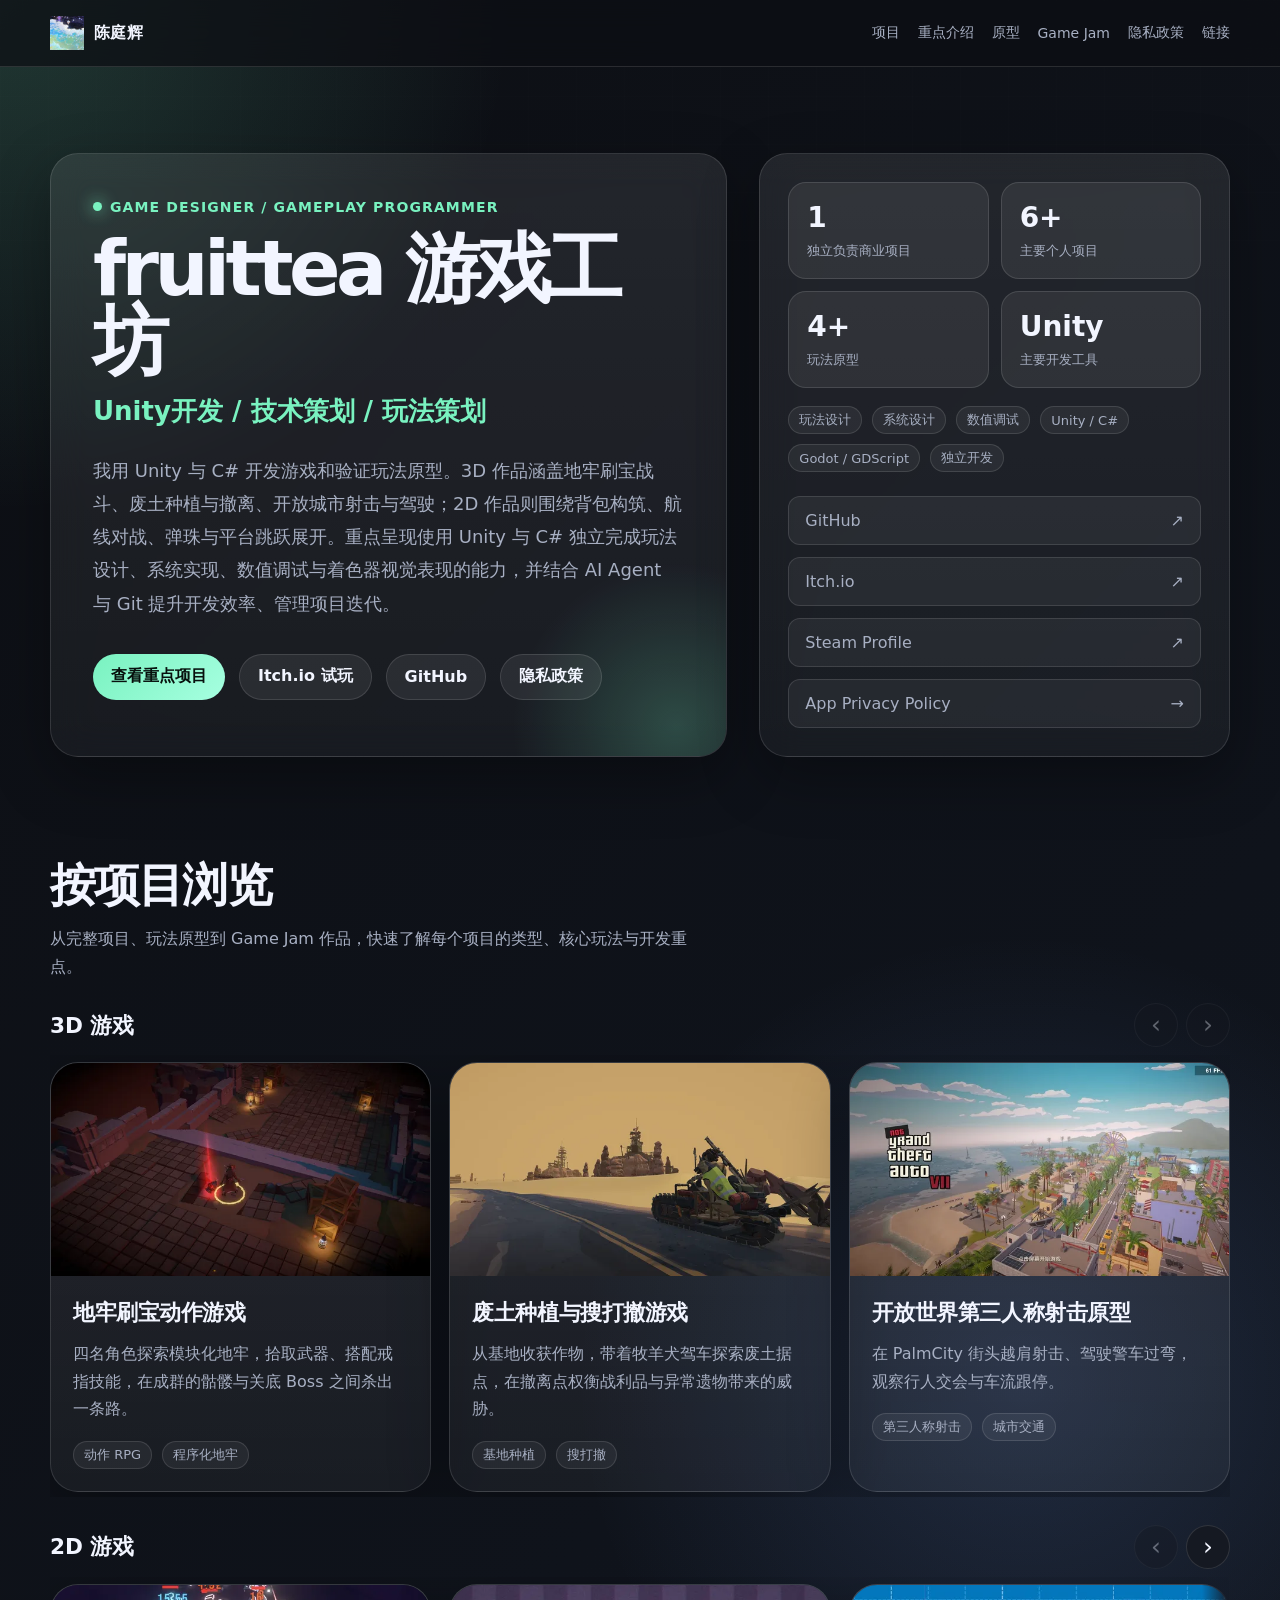
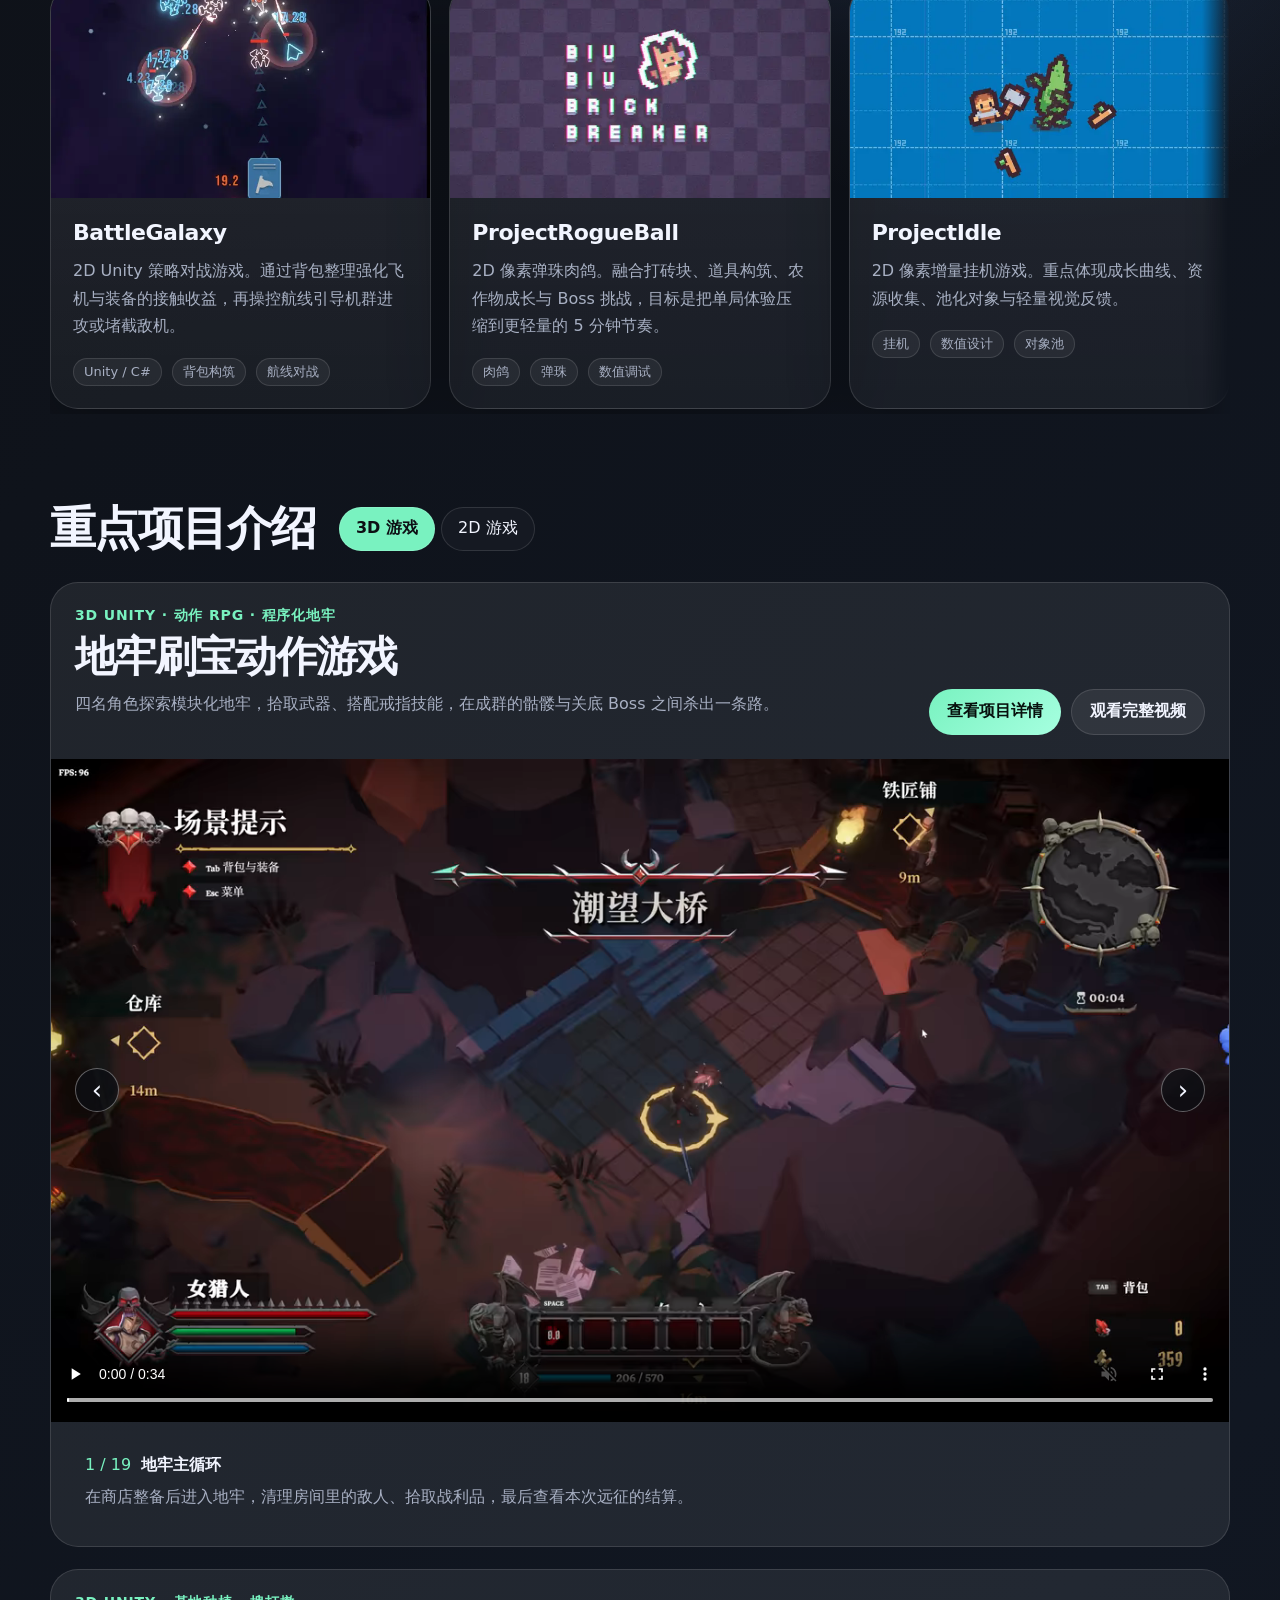
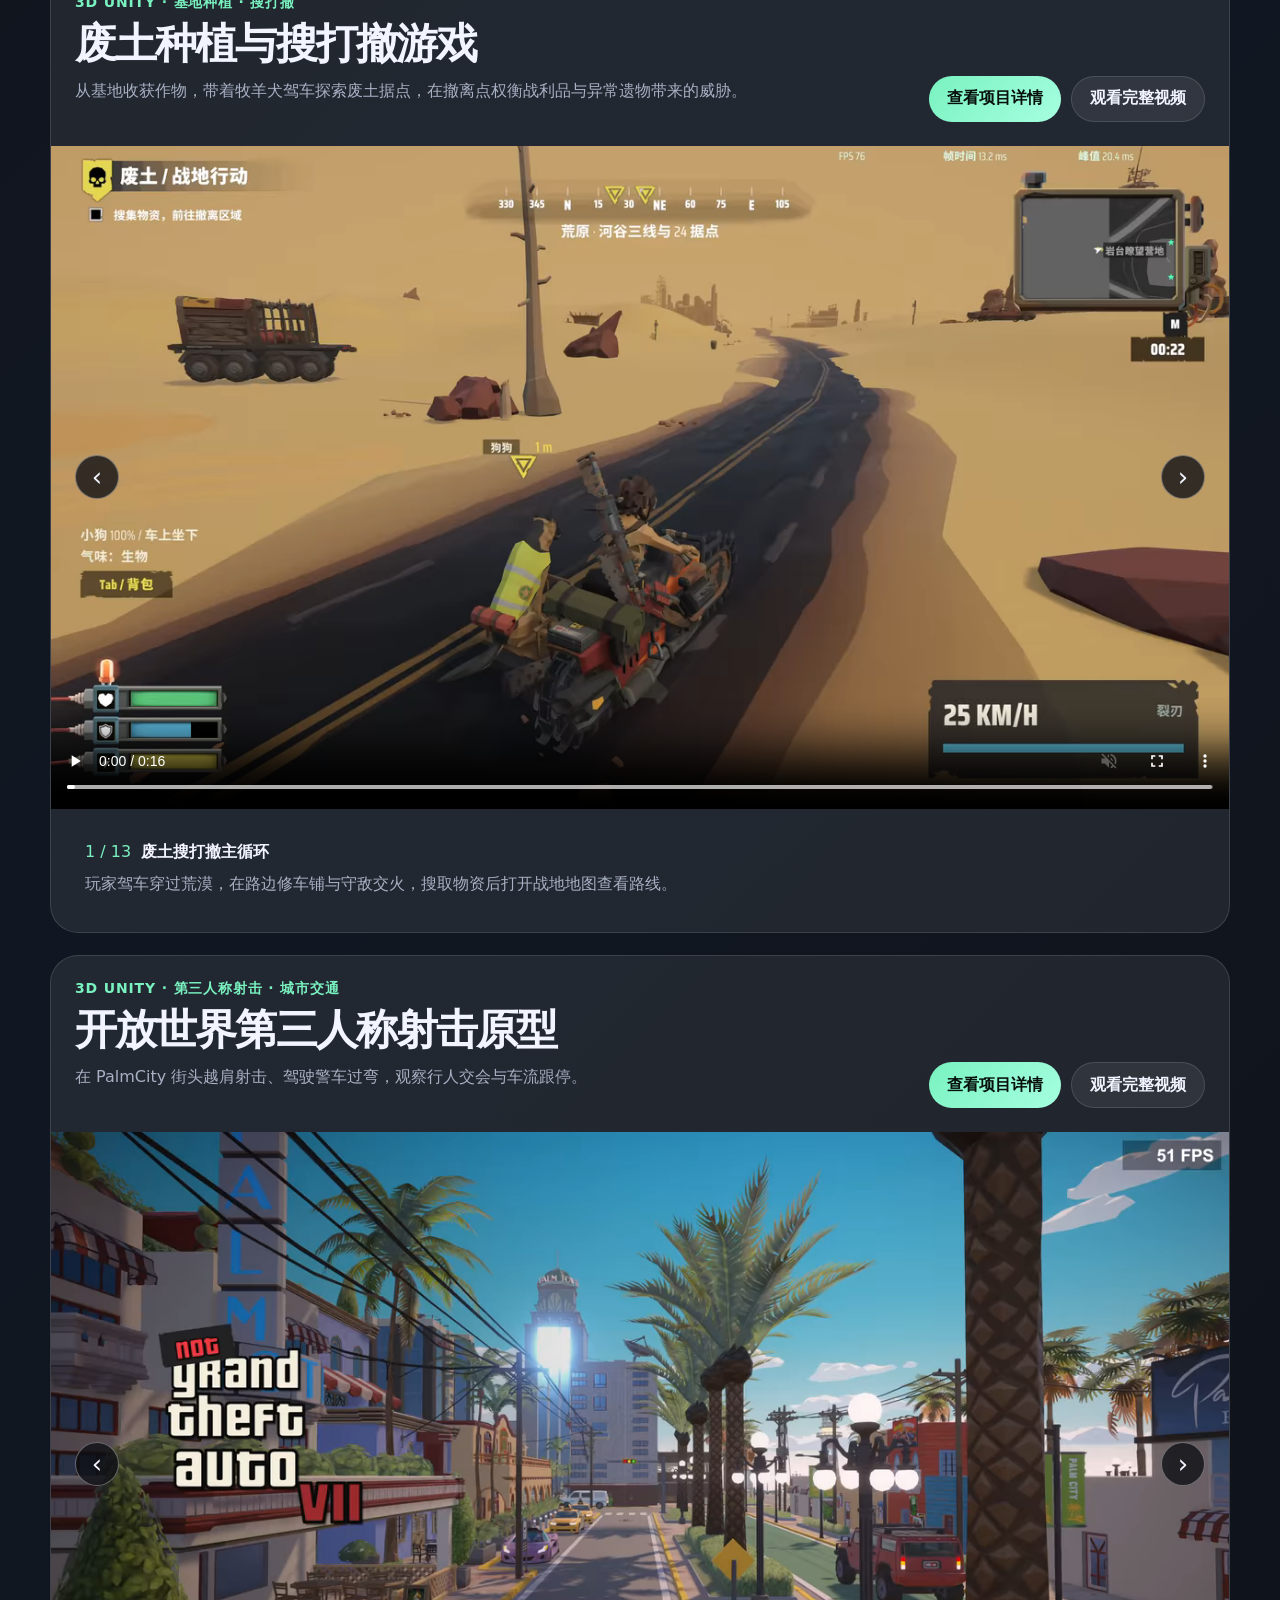
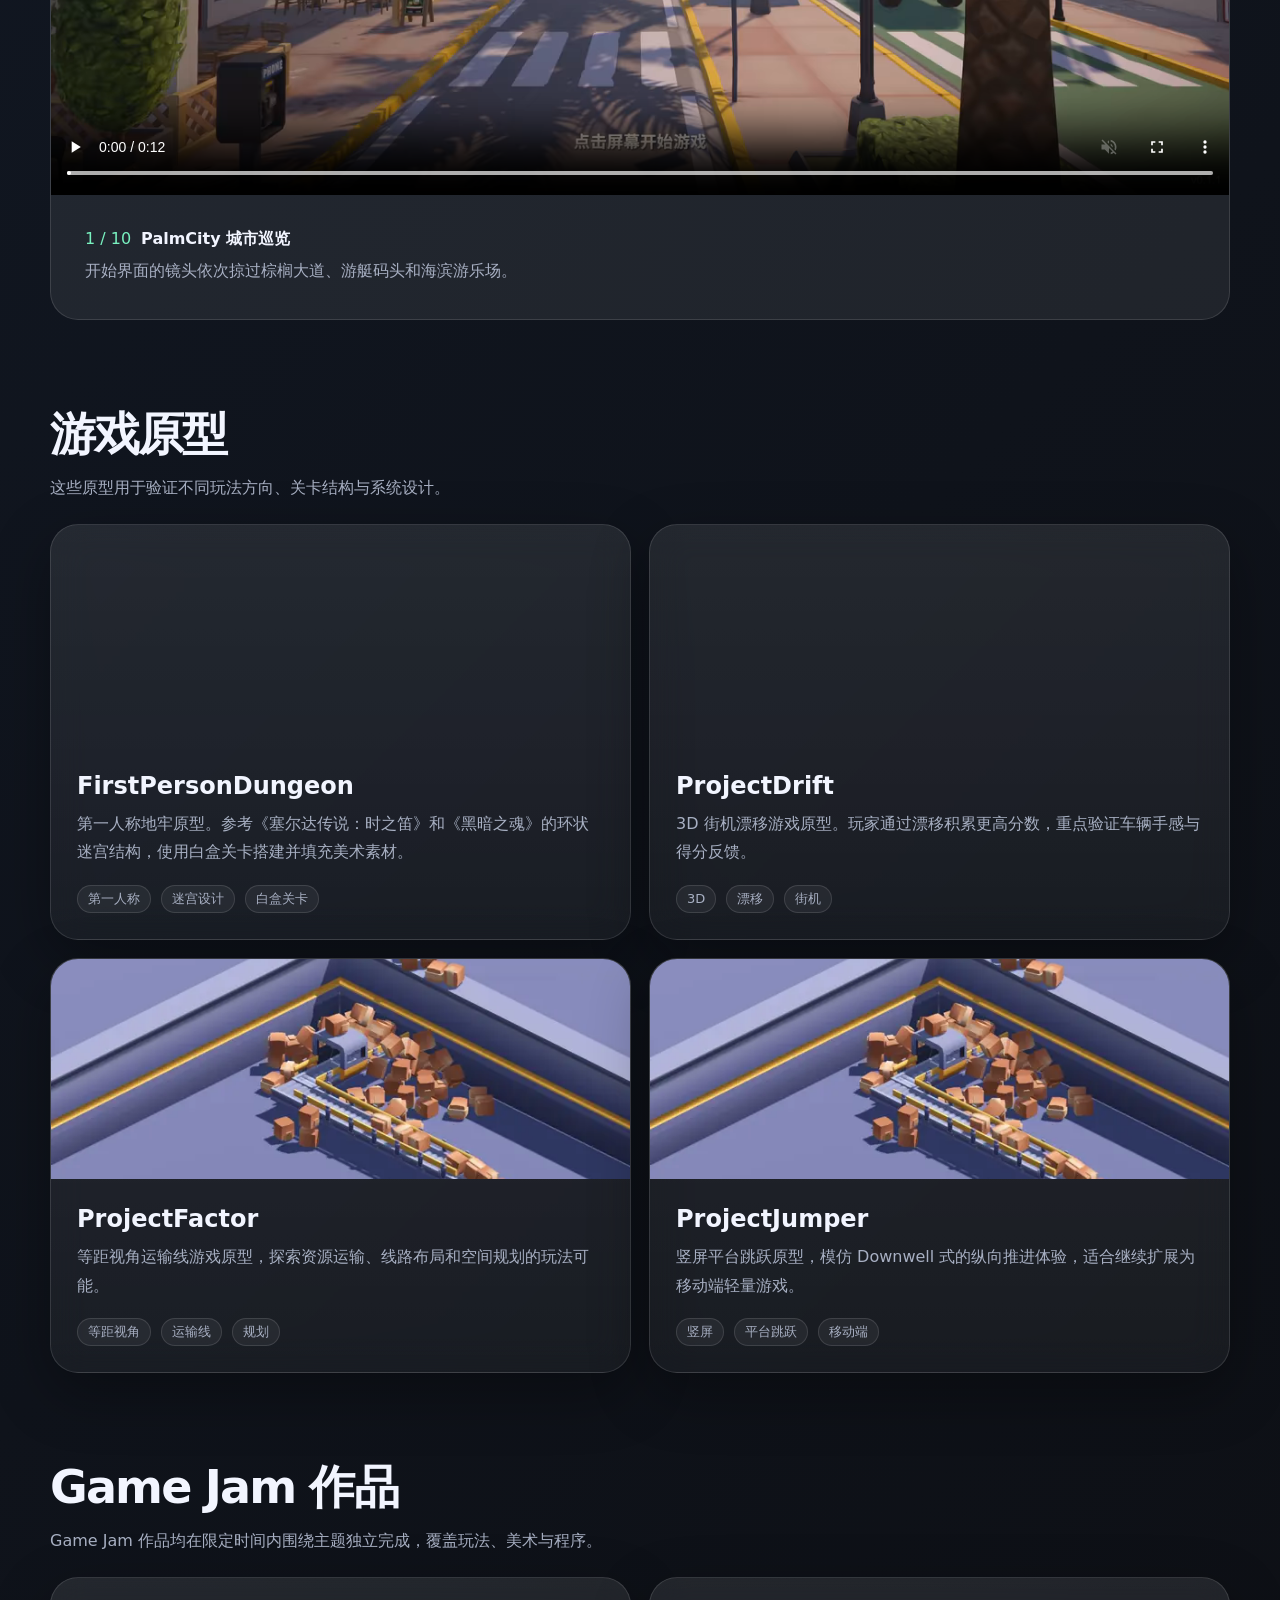
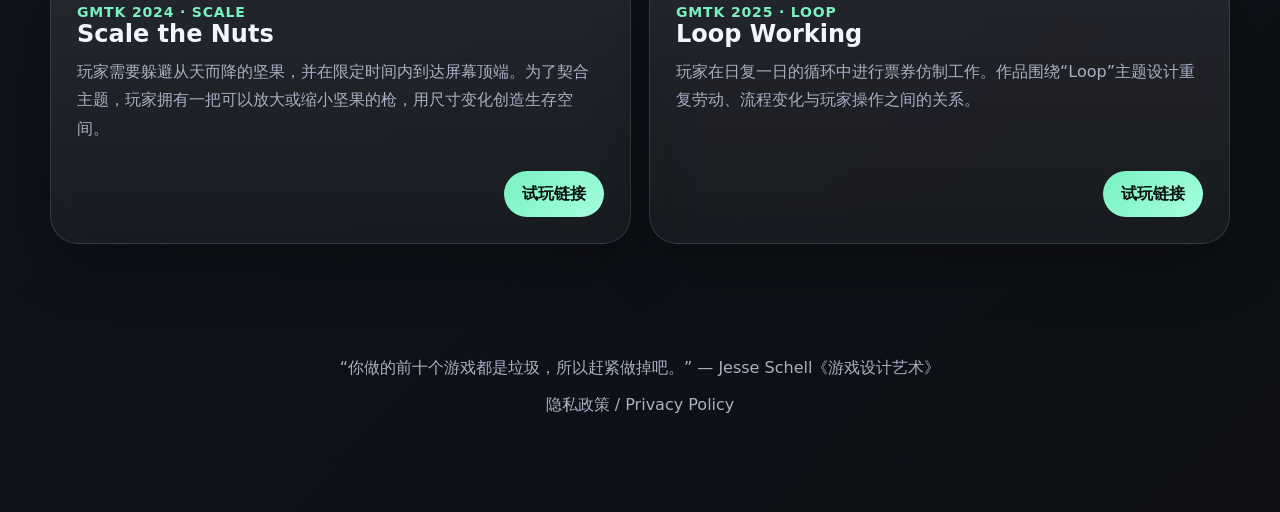
<file: index.html>
<!DOCTYPE html>
<html lang="zh-CN">
<head>
  <meta charset="UTF-8" />
  <meta name="viewport" content="width=device-width, initial-scale=1.0" />
  <title>FruitTea | 游戏策划 / 玩法程序作品集</title>
  <style>
    :root {
      --bg: #0d0f14;
      --bg-soft: #151922;
      --card: rgba(255, 255, 255, 0.075);
      --card-strong: rgba(255, 255, 255, 0.12);
      --text: #f2f5ff;
      --muted: #a8b0c3;
      --line: rgba(255, 255, 255, 0.12);
      --accent: #79f2c0;
      --accent-2: #7aa8ff;
      --accent-3: #ffcc66;
      --danger: #ff7a90;
      --shadow: 0 20px 60px rgba(0, 0, 0, 0.32);
      --radius-lg: 28px;
      --radius-md: 18px;
      --radius-sm: 12px;
      font-family: Inter, "PingFang SC", "Microsoft YaHei", system-ui, -apple-system, BlinkMacSystemFont, sans-serif;
    }

    * {
      box-sizing: border-box;
    }

    html {
      scroll-behavior: smooth;
    }

    body {
      margin: 0;
      color: var(--text);
      background:
        radial-gradient(circle at top left, rgba(121, 242, 192, 0.18), transparent 32rem),
        radial-gradient(circle at 80% 20%, rgba(122, 168, 255, 0.16), transparent 28rem),
        linear-gradient(135deg, #0d0f14 0%, #111722 52%, #0d0f14 100%);
      min-height: 100vh;
      overflow-x: hidden;
    }

    body::before {
      content: "";
      position: fixed;
      inset: 0;
      pointer-events: none;
      opacity: 0.22;
      background-image:
        linear-gradient(rgba(255, 255, 255, 0.05) 1px, transparent 1px),
        linear-gradient(90deg, rgba(255, 255, 255, 0.05) 1px, transparent 1px);
      background-size: 48px 48px;
      mask-image: linear-gradient(to bottom, black, transparent 78%);
      z-index: -1;
    }

    a {
      color: inherit;
      text-decoration: none;
    }

    img {
      max-width: 100%;
      display: block;
    }

    .page {
      width: min(1180px, calc(100% - 36px));
      margin: 0 auto;
    }

    .nav {
      position: sticky;
      top: 0;
      z-index: 20;
      backdrop-filter: blur(18px);
      background: rgba(13, 15, 20, 0.72);
      border-bottom: 1px solid var(--line);
    }

    .nav-inner {
      width: min(1180px, calc(100% - 36px));
      margin: 0 auto;
      display: flex;
      align-items: center;
      justify-content: space-between;
      padding: 16px 0;
      gap: 20px;
    }

    .logo {
      display: flex;
      align-items: center;
      gap: 10px;
      font-weight: 800;
      letter-spacing: 0.02em;
    }

    .logo img {
      width: auto;
      height: 34px;
      object-fit: contain;
    }

    .nav-links {
      display: flex;
      align-items: center;
      gap: 18px;
      color: var(--muted);
      font-size: 14px;
    }

    .nav-links a:hover {
      color: var(--text);
    }

    .hero {
      padding: 86px 0 56px;
      display: grid;
      grid-template-columns: 1.18fr 0.82fr;
      gap: 32px;
      align-items: stretch;
    }

    .hero-card,
    .profile-card,
    .section-card,
    .project-card,
    .detail-card,
    .jam-card,
    .prototype-card {
      border: 1px solid var(--line);
      background: linear-gradient(180deg, rgba(255, 255, 255, 0.09), rgba(255, 255, 255, 0.045));
      box-shadow: var(--shadow);
      backdrop-filter: blur(18px);
    }

    .hero-card {
      border-radius: var(--radius-lg);
      padding: 42px;
      position: relative;
      overflow: hidden;
    }

    .hero-card::after {
      content: "";
      position: absolute;
      right: -120px;
      bottom: -140px;
      width: 340px;
      height: 340px;
      background: radial-gradient(circle, rgba(121, 242, 192, 0.22), transparent 68%);
    }

    .eyebrow {
      display: inline-flex;
      align-items: center;
      gap: 8px;
      color: var(--accent);
      font-size: 14px;
      font-weight: 700;
      letter-spacing: 0.08em;
      text-transform: uppercase;
      margin-bottom: 18px;
    }

    .eyebrow::before {
      content: "";
      width: 9px;
      height: 9px;
      border-radius: 999px;
      background: var(--accent);
      box-shadow: 0 0 16px var(--accent);
    }

    h1 {
      margin: 0;
      font-size: clamp(40px, 7vw, 76px);
      line-height: 0.96;
      letter-spacing: -0.06em;
    }

    .hero-subtitle {
      margin: 16px 0 0;
      color: var(--accent);
      font-size: clamp(18px, 2.4vw, 26px);
      line-height: 1.35;
      font-weight: 800;
    }

    .hero p {
      margin: 24px 0 0;
      color: var(--muted);
      font-size: 18px;
      line-height: 1.85;
      max-width: 680px;
    }

    .hero-actions {
      display: flex;
      flex-wrap: wrap;
      gap: 14px;
      margin-top: 34px;
      position: relative;
      z-index: 1;
    }

    .button {
      display: inline-flex;
      align-items: center;
      justify-content: center;
      min-height: 46px;
      padding: 0 18px;
      border-radius: 999px;
      border: 1px solid var(--line);
      color: var(--text);
      background: rgba(255, 255, 255, 0.07);
      font-weight: 700;
      transition: transform 0.18s ease, background 0.18s ease, border-color 0.18s ease;
    }

    .button:hover {
      transform: translateY(-2px);
      background: rgba(255, 255, 255, 0.12);
      border-color: rgba(255, 255, 255, 0.28);
    }

    .button.primary {
      color: #07100d;
      background: linear-gradient(135deg, var(--accent), #a6ffe0);
      border: 0;
    }

    .profile-card {
      border-radius: var(--radius-lg);
      padding: 28px;
      display: flex;
      flex-direction: column;
      justify-content: space-between;
      min-height: 420px;
    }

    .profile-grid {
      display: grid;
      grid-template-columns: repeat(2, 1fr);
      gap: 12px;
    }

    .stat {
      padding: 18px;
      border-radius: var(--radius-md);
      background: rgba(255, 255, 255, 0.07);
      border: 1px solid var(--line);
    }

    .stat strong {
      display: block;
      font-size: 28px;
      margin-bottom: 6px;
    }

    .stat span {
      color: var(--muted);
      font-size: 13px;
    }

    .link-list {
      display: grid;
      gap: 12px;
      margin-top: 24px;
    }

    .link-list a {
      display: flex;
      align-items: center;
      justify-content: space-between;
      padding: 14px 16px;
      border: 1px solid var(--line);
      border-radius: var(--radius-sm);
      color: var(--muted);
      background: rgba(255, 255, 255, 0.055);
    }

    .link-list a:hover {
      color: var(--text);
      background: rgba(255, 255, 255, 0.1);
    }

    section {
      padding: 42px 0;
    }

    .section-head {
      display: flex;
      align-items: flex-end;
      justify-content: space-between;
      gap: 24px;
      margin-bottom: 22px;
    }

    .section-head h2 {
      margin: 0;
      font-size: clamp(28px, 4vw, 46px);
      letter-spacing: -0.04em;
    }

    .section-head p {
      margin: 8px 0 0;
      max-width: 640px;
      color: var(--muted);
      line-height: 1.75;
    }

    .tag-row {
      display: flex;
      flex-wrap: wrap;
      gap: 10px;
      margin-top: 18px;
    }

    .tag {
      display: inline-flex;
      align-items: center;
      min-height: 28px;
      padding: 0 10px;
      border-radius: 999px;
      border: 1px solid var(--line);
      color: var(--muted);
      font-size: 13px;
      background: rgba(255, 255, 255, 0.055);
    }

    .browse-row + .browse-row { margin-top: 28px; }
    .browse-bar, .browse-controls { display: flex; align-items: center; gap: 8px; }
    .browse-bar { justify-content: space-between; margin-bottom: 8px; }
    .browse-bar h3 { margin: 0; font-size: 1.35rem; }
    .browse-controls button {
      width: 44px;
      height: 44px;
      border: 1px solid var(--line);
      border-radius: 50%;
      background: var(--bg-soft);
      color: var(--text);
      font: 1.55rem/1 system-ui;
      cursor: pointer;
    }
    .browse-controls button:hover:enabled { color: var(--accent); border-color: var(--accent); }
    .browse-controls button:disabled { opacity: .35; cursor: default; }
    .browse-track {
      display: grid;
      grid-auto-flow: column;
      grid-auto-columns: calc((100% - 36px) / 3);
      gap: 18px;
      position: relative;
      overflow-x: auto;
      padding: 7px 0 5px;
      scroll-snap-type: x mandatory;
      scrollbar-width: none;
      --fade-left: #000;
      --fade-right: #000;
      mask-image: linear-gradient(to right, var(--fade-left), #000 28px, #000 calc(100% - 28px), var(--fade-right));
    }
    .browse-track::-webkit-scrollbar { display: none; }
    .browse-track.more-left { --fade-left: transparent; }
    .browse-track.more-right { --fade-right: transparent; }
    .browse-track .project-card { min-width: 0; scroll-snap-align: start; }
    picture[data-deferred-cover] { display: contents; }
    .browse-track .project-card img { width: 100%; height: auto; aspect-ratio: 16 / 9; object-fit: cover; }

    .project-card {
      border-radius: var(--radius-lg);
      overflow: hidden;
      transition: transform 0.22s ease, border-color 0.22s ease;
    }

    .project-card:hover {
      transform: translateY(-6px);
      border-color: rgba(121, 242, 192, 0.36);
    }

    .project-card .battlegalaxy-cover {
      width: 100%;
      aspect-ratio: 1866 / 1263;
      object-fit: cover;
      object-position: center top;
    }

    .project-cover {
      min-height: 190px;
      background:
        linear-gradient(135deg, rgba(121, 242, 192, 0.14), rgba(122, 168, 255, 0.1)),
        #111722;
      display: flex;
      align-items: center;
      justify-content: center;
      color: rgba(255, 255, 255, 0.42);
      font-weight: 800;
      letter-spacing: 0.06em;
      text-align: center;
      padding: 20px;
    }

    .project-cover img {
      width: 100%;
      height: 100%;
      min-height: 190px;
      object-fit: cover;
    }

    .project-body {
      padding: 22px;
    }

    .project-body h3 {
      margin: 0;
      font-size: 22px;
      letter-spacing: -0.02em;
    }

    .project-body p {
      margin: 12px 0 0;
      color: var(--muted);
      line-height: 1.72;
    }

    .detail-list {
      display: grid;
      gap: 22px;
    }

    .detail-card {
      border-radius: var(--radius-lg);
      overflow: hidden;
      display: grid;
      grid-template-columns: 0.92fr 1.08fr;
      min-height: 380px;
    }

    .detail-media {
      background:
        radial-gradient(circle at 30% 20%, rgba(121, 242, 192, 0.2), transparent 30%),
        radial-gradient(circle at 80% 80%, rgba(122, 168, 255, 0.18), transparent 34%),
        rgba(255, 255, 255, 0.045);
      display: flex;
      align-items: center;
      justify-content: center;
      color: rgba(255, 255, 255, 0.42);
      font-weight: 800;
      padding: 0;
      text-align: center;
      overflow: hidden;
    }

    .detail-media video,
    .detail-media img {
      width: 100%;
      height: 100%;
      min-height: 380px;
      object-fit: cover;
      display: block;
    }

    .battlegalaxy-media {
      aspect-ratio: 1 / 1;
      align-self: center;
      width: 100%;
    }

    .battlegalaxy-media video {
      min-height: 0;
      object-fit: contain;
    }

    .detail-content {
      padding: 34px;
    }

    .detail-content.with-play-link {
      display: flex;
      flex-direction: column;
    }

    .play-link {
      align-self: flex-end;
      margin-top: 28px;
    }

    .detail-content .play-link {
      margin-top: clamp(28px, 6vw, 56px);
    }

    .detail-content h3 {
      margin: 0 0 8px;
      font-size: clamp(28px, 4vw, 42px);
      letter-spacing: -0.045em;
    }

    .meta {
      color: var(--accent);
      font-weight: 800;
      font-size: 14px;
      letter-spacing: 0.06em;
      text-transform: uppercase;
    }

    .detail-content p {
      color: var(--muted);
      line-height: 1.82;
      margin: 18px 0;
    }

    .feature-grid {
      display: grid;
      grid-template-columns: repeat(3, 1fr);
      gap: 12px;
      margin-top: 22px;
    }

    .feature {
      padding: 16px;
      border-radius: var(--radius-md);
      background: rgba(255, 255, 255, 0.06);
      border: 1px solid var(--line);
    }

    .feature strong {
      display: block;
      margin-bottom: 8px;
    }

    .feature span {
      color: var(--muted);
      font-size: 14px;
      line-height: 1.6;
    }

    .prototype-grid,
    .jam-grid {
      display: grid;
      grid-template-columns: repeat(2, 1fr);
      gap: 18px;
    }

    .prototype-card,
    .jam-card {
      border-radius: var(--radius-lg);
    }

    .prototype-card {
      overflow: hidden;
      transition: transform 0.22s ease, border-color 0.22s ease;
    }

    .prototype-card:hover {
      transform: translateY(-6px);
      border-color: rgba(122, 168, 255, 0.36);
    }

    .prototype-card img {
      width: 100%;
      height: auto;
      aspect-ratio: 21 / 8;
      object-fit: cover;
    }

    .prototype-body,
    .jam-card {
      padding: 26px;
    }

    .jam-card {
      display: flex;
      flex-direction: column;
    }

    .prototype-card h3,
    .jam-card h3 {
      margin: 0 0 10px;
      font-size: 24px;
    }

    .prototype-card p,
    .jam-card p {
      margin: 0;
      color: var(--muted);
      line-height: 1.78;
    }

    .jam-card p {
      flex-grow: 1;
    }

    .footer {
      padding: 56px 0 80px;
      color: var(--muted);
      text-align: center;
    }

    .note {
      margin-top: 20px;
      padding: 18px;
      border-radius: var(--radius-md);
      border: 1px dashed rgba(255, 255, 255, 0.22);
      color: var(--muted);
      background: rgba(255, 255, 255, 0.04);
      line-height: 1.7;
    }

    @media (max-width: 960px) {
      .hero,
      .detail-card {
        grid-template-columns: 1fr;
      }

      .browse-track { grid-auto-columns: calc((100% - 18px) / 2); }

      .feature-grid {
        grid-template-columns: 1fr;
      }
    }

    @media (max-width: 720px) {
      .nav-links {
        display: none;
      }

      .hero {
        padding-top: 56px;
      }

      .hero-card,
      .profile-card,
      .detail-content {
        padding: 24px;
      }

      .browse-track { grid-auto-columns: 87%; gap: 12px; }
      .browse-track .project-body { padding: 16px; }


      .prototype-grid,
      .jam-grid,
      .profile-grid {
        grid-template-columns: 1fr;
      }

      .section-head {
        display: block;
      }
    }
    .details-heading, .category-switch {
      display: flex;
      align-items: center;
      flex-wrap: wrap;
      gap: 12px;
    }
    .details-heading { gap: 12px 24px; }
    .category-switch { color: var(--muted); gap: 6px; }
    .category-switch button, .gallery-stage button {
      font: inherit;
      color: var(--text);
      border: 1px solid var(--line);
      background: var(--bg-soft);
      border-radius: 999px;
      cursor: pointer;
      min-height: 44px;
    }
    .category-switch button { padding: 0 16px; }
    .category-switch [aria-pressed="true"] {
      color: var(--bg);
      background: var(--accent);
      font-weight: 700;
    }
    #details, #games-2d .detail-card { scroll-margin-top: 80px; }
    .detail-list[hidden] { display: none; }
    .game-cover { width: 100%; height: auto; }
    .game-gallery {
      min-width: 0;
      overflow: hidden;
      border: 1px solid var(--line);
      background: var(--card);
      border-radius: var(--radius-lg);
    }
    .gallery-stage { position: relative; background: var(--bg); }
    .gallery-placeholder:not([hidden]) {
      position: absolute;
      inset: 0;
      display: flex;
      flex-direction: column;
      align-items: center;
      justify-content: center;
      gap: 12px;
      background-color: #232428;
      background-image: linear-gradient(rgb(10 12 16 / 48%), rgb(10 12 16 / 48%)), var(--gallery-cover, none);
      background-position: center;
      background-size: cover;
      background-repeat: no-repeat;
      color: #f1f1f1;
      font-size: 14px;
      pointer-events: none;
    }
    .gallery-placeholder:not([hidden], [data-error])::before {
      content: "";
      width: 28px;
      height: 28px;
      border: 3px solid #717377;
      border-top-color: #fafafa;
      border-radius: 50%;
      animation: gallery-spin .85s linear infinite;
    }
    @keyframes gallery-spin { to { transform: rotate(360deg); } }
    @media (prefers-reduced-motion: reduce) {
      .gallery-placeholder::before { animation: none !important; }
    }
    .gallery-image { display: block; aspect-ratio: 16 / 9; overflow: hidden; }
    .gallery-image[hidden], .project-video[hidden] { display: none; }
    .project-video { display: block; width: 100%; aspect-ratio: 16 / 9; background: #101014; }
    .gallery-image img { width: 100%; height: 100%; object-fit: cover; object-position: center; }
    .gallery-stage button {
      position: absolute;
      z-index: 1;
      top: 50%;
      transform: translateY(-50%);
      width: 44px;
      font-size: 26px;
      background: rgba(13, 15, 20, 0.78);
      border-color: rgba(255, 255, 255, 0.35);
    }
    .gallery-stage button:first-child { left: clamp(8px, 2vw, 24px); }
    .gallery-stage button:last-child { right: clamp(8px, 2vw, 24px); }
    .gallery-stage button:hover, .gallery-stage button:focus-visible { background: var(--bg); }
    .gallery-heading {
      display: grid;
      grid-template-columns: minmax(0, 1fr) auto;
      gap: 4px 24px;
      padding: clamp(16px, 2vw, 24px);
    }
    .gallery-heading > :is(.meta, h3) { grid-column: 1 / -1; }
    .gallery-heading h3, .gallery-heading .gallery-summary { margin: 0; }
    .gallery-actions {
      display: flex;
      flex-wrap: wrap;
      justify-content: flex-end;
      gap: 10px;
      place-self: end;
    }
    .gallery-count { color: var(--accent); font-variant-numeric: tabular-nums; margin-right: 10px; }
    .gallery-caption p { margin: 6px 0 0; }
    @media (max-width: 720px) {
      .gallery-heading { grid-template-columns: 1fr; }
      .gallery-actions { margin-top: 6px; }
    }
    @media (prefers-reduced-motion: reduce) {
      html { scroll-behavior: auto; }
    }

    .gallery-image, figure .original { cursor: zoom-in; }
    html:has(.image-preview[open]) { overflow: hidden; }
    .image-preview {
      box-sizing: border-box;
      position: fixed;
      inset: 0;
      margin: auto;
      width: fit-content;
      max-width: min(95vw, 1800px);
      max-height: 94dvh;
      padding: 0;
      border: 1px solid #575b61;
      border-radius: 16px;
      color: #f4f5f7;
      background: #202227;
      box-shadow: 0 22px 90px #0009;
    }
    .image-preview::backdrop { background: rgb(3 6 12 / 76%); }
    .image-preview[open] { display: flex; flex-direction: column; }
    .preview-stage { position: relative; min-height: 0; overflow: hidden; }
    .image-preview img {
      display: block;
      min-height: 0;
      width: auto;
      max-width: 100%;
      max-height: 78dvh;
      object-fit: contain;
      background: #141518;
    }
    .image-preview footer {
      display: flex;
      align-items: center;
      justify-content: space-between;
      gap: 16px;
      padding: 12px 16px;
      overflow-y: auto;
    }
    .image-preview p { margin: 0; font: 1rem/1.55 system-ui, sans-serif; }
    .image-preview button {
      position: fixed;
      z-index: 1;
      top: 50%;
      transform: translateY(-50%);
      width: 44px;
      min-height: 44px;
      padding: 0;
      border: 1px solid #71757d;
      border-radius: 999px;
      background: rgb(12 15 21 / 80%);
      color: inherit;
      font: 26px/1 system-ui;
      cursor: pointer;
    }
    .preview-stage button:first-of-type { left: max(8px, 2vw, env(safe-area-inset-left)); }
    .preview-stage button:last-of-type { right: max(8px, 2vw, env(safe-area-inset-right)); }
  </style>
</head>
<body>
  <nav class="nav">
    <div class="nav-inner">
      <a class="logo" href="#top" aria-label="返回顶部">
        <img src="assets/portfolio.webp" alt="FruitTea Portfolio">
        <span>陈庭辉</span>
      </a>
      <div class="nav-links">
        <a href="#projects">项目</a>
        <a href="#details">重点介绍</a>
        <a href="#prototypes">原型</a>
        <a href="#gamejam">Game Jam</a>
        <a href="privacy.html">隐私政策</a>
        <a href="#contact">链接</a>
      </div>
    </div>
  </nav>

  <main id="top" class="page">
    <header class="hero">
      <div class="hero-card">
        <span class="eyebrow">Game Designer / Gameplay Programmer</span>
        <h1>fruittea 游戏工坊</h1>
        <div class="hero-subtitle">Unity开发 / 技术策划 / 玩法策划</div>
        <p>
          我用 Unity 与 C# 开发游戏和验证玩法原型。3D 作品涵盖地牢刷宝战斗、废土种植与撤离、开放城市射击与驾驶；2D 作品则围绕背包构筑、航线对战、弹珠与平台跳跃展开。重点呈现使用 Unity 与 C# 独立完成玩法设计、系统实现、数值调试与着色器视觉表现的能力，并结合 AI Agent 与 Git 提升开发效率、管理项目迭代。
        </p>
        <div class="hero-actions">
          <a class="button primary" href="#details">查看重点项目</a>
          <a class="button" href="https://fruitteeeeea.itch.io/" target="_blank" rel="noreferrer">Itch.io 试玩</a>
          <a class="button" href="https://github.com/fruitteeeeea" target="_blank" rel="noreferrer">GitHub</a>
          <a class="button" href="privacy.html">隐私政策</a>
        </div>
      </div>

      <aside class="profile-card" id="contact">
        <div>
          <div class="profile-grid">
            <div class="stat"><strong>1</strong><span>独立负责商业项目</span></div>
            <div class="stat"><strong>6+</strong><span>主要个人项目</span></div>
            <div class="stat"><strong>4+</strong><span>玩法原型</span></div>
            <div class="stat"><strong>Unity</strong><span>主要开发工具</span></div>
          </div>
          <div class="tag-row">
            <span class="tag">玩法设计</span>
            <span class="tag">系统设计</span>
            <span class="tag">数值调试</span>
            <span class="tag">Unity / C#</span>
            <span class="tag">Godot / GDScript</span>
            <span class="tag">独立开发</span>
          </div>
        </div>
        <div class="link-list">
          <a href="https://github.com/fruitteeeeea" target="_blank" rel="noreferrer">GitHub <span>↗</span></a>
          <a href="https://fruitteeeeea.itch.io/" target="_blank" rel="noreferrer">Itch.io <span>↗</span></a>
          <a href="https://steamcommunity.com/id/qzq233/" target="_blank" rel="noreferrer">Steam Profile <span>↗</span></a>
          <a href="privacy.html">App Privacy Policy <span>→</span></a>
        </div>
      </aside>
    </header>

    <section id="projects">
      <div class="section-head">
        <div>
          <h2>按项目浏览</h2>
          <p>从完整项目、玩法原型到 Game Jam 作品，快速了解每个项目的类型、核心玩法与开发重点。</p>
        </div>
      </div>

      <div class="browse-row">
        <div class="browse-bar">
          <h3 id="browse-3d-title">3D 游戏</h3>
          <div class="browse-controls">
            <button type="button" aria-controls="browse-3d" aria-label="3D 游戏上一页" disabled>‹</button>
            <button type="button" aria-controls="browse-3d" aria-label="3D 游戏下一页">›</button>
          </div>
        </div>
        <div class="browse-track" id="browse-3d" role="region" aria-labelledby="browse-3d-title" tabindex="0">
          <a class="project-card" href="portfolio-3d/dungeon.html">
            <picture data-deferred-cover>
              <source media="(scripting: enabled)" srcset="[data-uri]">
              <img src="assets/covers/dungeon-loot-cover.webp" alt="地牢中，角色身旁的战利品发出红色光柱" width="640" height="360" loading="lazy" class="game-cover">
            </picture>
            <div class="project-body">
              <h3>地牢刷宝动作游戏</h3>
              <p>四名角色探索模块化地牢，拾取武器、搭配戒指技能，在成群的骷髅与关底 Boss 之间杀出一条路。</p>
              <div class="tag-row"><span class="tag">动作 RPG</span><span class="tag">程序化地牢</span></div>
            </div>
          </a>
          <a class="project-card" href="portfolio-3d/wasteland.html">
            <picture data-deferred-cover>
              <source media="(scripting: enabled)" srcset="[data-uri]">
              <img src="assets/covers/wasteland-world.webp" alt="废土公路上的摩托车与远处的沙漠据点" width="640" height="360" loading="lazy" class="game-cover">
            </picture>
            <div class="project-body">
              <h3>废土种植与搜打撤游戏</h3>
              <p>从基地收获作物，带着牧羊犬驾车探索废土据点，在撤离点权衡战利品与异常遗物带来的威胁。</p>
              <div class="tag-row"><span class="tag">基地种植</span><span class="tag">搜打撤</span></div>
            </div>
          </a>
          <a class="project-card" href="portfolio-3d/open-world.html">
            <picture data-deferred-cover>
              <source media="(scripting: enabled)" srcset="[data-uri]">
              <img src="assets/covers/city-tour.webp" alt="PalmCity 城市巡览" width="640" height="360" loading="lazy" class="game-cover">
            </picture>
            <div class="project-body">
              <h3>开放世界第三人称射击原型</h3>
              <p>在 PalmCity 街头越肩射击、驾驶警车过弯，观察行人交会与车流跟停。</p>
              <div class="tag-row"><span class="tag">第三人称射击</span><span class="tag">城市交通</span></div>
            </div>
          </a>
        </div>
      </div>

      <div class="browse-row">
        <div class="browse-bar">
          <h3 id="browse-2d-title">2D 游戏</h3>
          <div class="browse-controls">
            <button type="button" aria-controls="browse-2d" aria-label="2D 游戏上一页" disabled>‹</button>
            <button type="button" aria-controls="browse-2d" aria-label="2D 游戏下一页">›</button>
          </div>
        </div>
        <div class="browse-track" id="browse-2d" role="region" aria-labelledby="browse-2d-title" tabindex="0">
          <a class="project-card" href="#battlegalaxy">
            <picture data-deferred-cover>
              <source media="(scripting: enabled)" srcset="[data-uri]">
              <img width="640" height="360" loading="lazy" decoding="async" class="battlegalaxy-cover" src="assets/covers/Preview-BattleGalaxy-Combat.webp" alt="BattleGalaxy 航线对战阶段截图">
            </picture>
            <div class="project-body">
              <h3>BattleGalaxy</h3>
              <p>2D Unity 策略对战游戏。通过背包整理强化飞机与装备的接触收益，再操控航线引导机群进攻或堵截敌机。</p>
              <div class="tag-row"><span class="tag">Unity / C#</span><span class="tag">背包构筑</span><span class="tag">航线对战</span></div>
            </div>
          </a>
          <a class="project-card" href="#projectrogueball">
            <picture data-deferred-cover>
              <source media="(scripting: enabled)" srcset="[data-uri]">
              <img width="640" height="434" loading="lazy" decoding="async" src="assets/covers/Preview-RogueBall.webp" alt="ProjectRogueBall 项目截图">
            </picture>
            <div class="project-body">
              <h3>ProjectRogueBall</h3>
              <p>2D 像素弹珠肉鸽。融合打砖块、道具构筑、农作物成长与 Boss 挑战，目标是把单局体验压缩到更轻量的 5 分钟节奏。</p>
              <div class="tag-row"><span class="tag">肉鸽</span><span class="tag">弹珠</span><span class="tag">数值调试</span></div>
            </div>
          </a>
          <a class="project-card" href="#projectidle">
            <picture data-deferred-cover>
              <source media="(scripting: enabled)" srcset="[data-uri]">
              <img width="640" height="432" loading="lazy" decoding="async" src="assets/covers/Preview-ProjectIdle.webp" alt="ProjectIdle 项目截图">
            </picture>
            <div class="project-body">
              <h3>ProjectIdle</h3>
              <p>2D 像素增量挂机游戏。重点体现成长曲线、资源收集、池化对象与轻量视觉反馈。</p>
              <div class="tag-row"><span class="tag">挂机</span><span class="tag">数值设计</span><span class="tag">对象池</span></div>
            </div>
          </a>
          <a class="project-card" href="#projectthebazzel">
            <picture data-deferred-cover>
              <source media="(scripting: enabled)" srcset="[data-uri]">
              <img width="640" height="386" loading="lazy" decoding="async" src="assets/covers/Preview-ProjectTheBazzel.webp" alt="ProjectTheBazzel 项目截图">
            </picture>
            <div class="project-body">
              <h3>ProjectTheBazzel</h3>
              <p>大巴扎式弹珠游戏。结合路线探索、格子背包管理、道具组合与回合制弹珠战斗。</p>
              <div class="tag-row"><span class="tag">背包管理</span><span class="tag">回合制</span><span class="tag">状态机</span></div>
            </div>
          </a>
          <a class="project-card" href="#projectdogfight">
            <picture data-deferred-cover>
              <source media="(scripting: enabled)" srcset="[data-uri]">
              <img width="640" height="350" loading="lazy" decoding="async" src="assets/covers/Preview-ProjectDogFight.webp" alt="ProjectDogFight 项目截图">
            </picture>
            <div class="project-body">
              <h3>ProjectDogFight</h3>
              <p>2D 触屏街机飞机狗斗游戏。强调高速移动、敌人行为树、矢量图形 HUD 与复古未来风表现。</p>
              <div class="tag-row"><span class="tag">触屏</span><span class="tag">街机</span><span class="tag">行为树</span></div>
            </div>
          </a>
          <a class="project-card" href="#projectdrill">
            <picture data-deferred-cover>
              <source media="(scripting: enabled)" srcset="[data-uri]">
              <img width="640" height="396" loading="lazy" decoding="async" src="assets/covers/Preview-ProjectDrill.webp" alt="ProjectDrill 项目截图">
            </picture>
            <div class="project-body">
              <h3>ProjectDrill</h3>
              <p>带钻头的 2D 平台跳跃游戏。玩家可以钻入特定地形，利用状态切换、关卡美术与粒子反馈形成差异化体验。</p>
              <div class="tag-row"><span class="tag">平台跳跃</span><span class="tag">状态机</span><span class="tag">粒子反馈</span></div>
            </div>
          </a>
        </div>
      </div>
    </section>

    <section id="details" aria-labelledby="details-heading">
      <div class="section-head">
        <div class="details-heading">
          <h2 id="details-heading">重点项目介绍</h2>
          <div class="category-switch" role="group" aria-label="重点介绍">
            <button type="button" aria-controls="games-3d" aria-pressed="true">3D 游戏</button>
            <button type="button" aria-controls="games-2d" aria-pressed="false">2D 游戏</button>
          </div>
        </div>
      </div>

      <div class="detail-list" id="games-3d"></div>
      <template id="gallery-template">
        <article class="game-gallery">
          <header class="detail-content gallery-heading">
            <span class="meta"></span>
            <h3></h3>
            <p class="gallery-summary"></p>
            <div class="gallery-actions">
              <a class="button primary gallery-link">查看项目详情</a>
              <a class="button gallery-video-link" target="_blank" rel="noreferrer">观看完整视频</a>
            </div>
          </header>
          <div class="gallery-stage">
            <button type="button" aria-label="上一项">‹</button>
            <a class="gallery-image"><img loading="lazy" fetchpriority="low" alt=""></a>
            <span class="gallery-placeholder" role="status">加载中…</span>
            <button type="button" aria-label="下一项">›</button>
          </div>
          <div class="detail-content gallery-caption" aria-live="polite" aria-atomic="true">
            <span class="gallery-count"></span><strong></strong>
            <p></p>
          </div>
        </article>
      </template>
      <div class="detail-list" id="games-2d" hidden>
        <article class="detail-card" id="battlegalaxy" tabindex="-1">
          <div class="detail-media battlegalaxy-media">
            <video muted loop playsinline preload="none" data-poster="assets/covers/Preview-BattleGalaxy-Combat.webp" aria-label="BattleGalaxy 背包构筑与航线对战视频演示">
              <source src="assets/battlegalaxy-demo.webm" type="video/webm; codecs=vp9">
              <source src="assets/battlegalaxy-demo.mp4" type="video/mp4">
            </video>
          </div>
          <div class="detail-content">
            <span class="meta">2D Unity · Backpack Building · Flight Path Combat</span>
            <h3>BattleGalaxy</h3>
            <p>一款结合背包整理与航线操控的 2D 策略对战游戏。准备阶段，玩家调整飞机与装备的摆放，通过接触关系提高装备加成收益；战斗阶段，玩家操控航线，引导生成的飞机进攻敌方或堵截敌机，将构筑策略转化为战场优势。</p>
            <div class="feature-grid">
              <div class="feature"><strong>玩法设计</strong><span>设计不同飞机与装备及其搭配关系，调整数值平衡；设计航线操控玩法，让战前构筑与战中决策共同影响对局。</span></div>
              <div class="feature"><strong>程序设计</strong><span>独立使用 Unity 与 C# 开发，使用 AI Agent 加快开发，通过 Git 管理版本、调试面板辅助问题定位与玩法验证。</span></div>
              <div class="feature"><strong>美术设计</strong><span>使用着色器制作流动星空背景，为简约飞机素材添加霓虹描边，呈现简洁科技风。</span></div>
            </div>
          </div>
        </article>

        <article class="detail-card" id="projectrogueball" tabindex="-1">
          <div class="detail-media">
            <video muted loop playsinline preload="none" data-poster="assets/covers/Preview-RogueBall.webp" aria-label="ProjectRogueBall 视频演示">
              <source src="assets/rogueball-demo.webm" type="video/webm; codecs=vp9">
              <source src="assets/rogueball-demo.mp4" type="video/mp4">
            </video>
          </div>
          <div class="detail-content with-play-link">
            <span class="meta">2D Pixel Roguelike</span>
            <h3>ProjectRogueBall</h3>
            <p>弹珠肉鸽游戏。玩家击碎不断下落的方块敌人，在局内升级弹珠技能、获取装备、种植与收割农作物，最终挑战关底 Boss。</p>
            <div class="feature-grid">
              <div class="feature"><strong>玩法设计</strong><span>将弹珠打砖块与肉鸽道具选择结合，缩短单局节奏，让对局更适合快速体验。</span></div>
              <div class="feature"><strong>程序设计</strong><span>使用 ImGui 调试面板实时观察伤害、成长曲线与压力比例，辅助数值调整。</span></div>
              <div class="feature"><strong>道具系统</strong><span>通过触发系统与钩子节点实现不同阶段的道具加成，方便扩展更多效果。</span></div>
            </div>
            <a class="button primary play-link" href="https://fruitteeeeea.itch.io/projectbrickbreaker" target="_blank" rel="noreferrer">试玩链接</a>
          </div>
        </article>

        <article class="detail-card" id="projectidle" tabindex="-1">
          <div class="detail-media">
            <video muted loop playsinline preload="none" data-poster="assets/covers/Preview-ProjectIdle.webp" aria-label="ProjectIdle 视频演示">
              <source src="assets/idle-demo.webm" type="video/webm; codecs=vp9">
              <source src="assets/idle-demo.mp4" type="video/mp4">
            </video>
          </div>
          <div class="detail-content with-play-link">
            <span class="meta">2D Pixel Idle Game</span>
            <h3>ProjectIdle</h3>
            <p>2D 像素增量挂机游戏。重点体现成长曲线、资源收集、池化对象与轻量视觉反馈。</p>
            <div class="feature-grid">
              <div class="feature"><strong>成长循环</strong><span>围绕资源收集、数值增长和持续收益设计核心循环，让玩家能感受到逐步变强的过程。</span></div>
              <div class="feature"><strong>资源收集</strong><span>通过木头等资源掉落与收集行为，验证挂机游戏中的资源反馈和成长节奏。</span></div>
              <div class="feature"><strong>对象池优化</strong><span>对频繁出现的掉落资源使用对象池，减少运行过程中的重复生成和销毁。</span></div>
            </div>
            <a class="button primary play-link" href="https://fruitteeeeea.itch.io/projectidle" target="_blank" rel="noreferrer">试玩链接</a>
          </div>
        </article>

        <article class="detail-card" id="projectthebazzel" tabindex="-1">
          <div class="detail-media">
            <video muted loop playsinline preload="none" data-poster="assets/covers/Preview-ProjectTheBazzel.webp" aria-label="ProjectTheBazzel 视频演示">
              <source src="assets/thebazzel-demo.webm" type="video/webm; codecs=vp9">
              <source src="assets/thebazzel-demo.mp4" type="video/mp4">
            </video>
          </div>
          <div class="detail-content with-play-link">
            <span class="meta">Backpack + Pachinko + Turn-based</span>
            <h3>ProjectTheBazzel</h3>
            <p>一个结合《杀戮尖塔》路线探索、《大巴扎》和《背包英雄》式背包管理的弹珠游戏。玩家通过路线选择、道具摆放与回合动作触发不同玩法流派。</p>
            <div class="feature-grid">
              <div class="feature"><strong>路线探索</strong><span>提供分支路线，让玩家根据风险和奖励选择下一步目标。</span></div>
              <div class="feature"><strong>背包管理</strong><span>设计 10 种道具与多种组合方式，让物品位置与构筑策略产生关联。</span></div>
              <div class="feature"><strong>流程控制</strong><span>使用状态机管理回合制游戏流程，并用 ImGui 实时调试道具数值。</span></div>
            </div>
            <a class="button primary play-link" href="https://fruitteeeeea.itch.io/projectbouncyball" target="_blank" rel="noreferrer">试玩链接</a>
          </div>
        </article>

        <article class="detail-card" id="projectdogfight" tabindex="-1">
          <div class="detail-media">
            <video muted loop playsinline preload="none" data-poster="assets/covers/Preview-ProjectDogFight.webp" aria-label="ProjectDogFight 视频演示">
              <source src="assets/dogfight-demo.webm" type="video/webm; codecs=vp9">
              <source src="assets/dogfight-demo.mp4" type="video/mp4">
            </video>
          </div>
          <div class="detail-content with-play-link">
            <span class="meta">2D Touch Arcade</span>
            <h3>ProjectDogFight</h3>
            <p>触屏街机式飞机狗斗游戏。核心目标是在限定时间内存活，并通过高速机动、敌机追逐与战斗反馈营造挑战和爽感。</p>
            <div class="feature-grid">
              <div class="feature"><strong>角色状态机</strong><span>用状态机管理关闭引擎、开启引擎、加速等操作，让移动逻辑更清晰。</span></div>
              <div class="feature"><strong>敌人行为树</strong><span>敌人会根据当前局势做出追击、横移、攻击等不同应对。</span></div>
              <div class="feature"><strong>视觉表现</strong><span>使用矢量图形、扁平化 HUD、粒子特效与故障艺术塑造复古未来感。</span></div>
            </div>
            <a class="button primary play-link" href="https://fruitteeeeea.itch.io/projectdogfight" target="_blank" rel="noreferrer">试玩链接</a>
          </div>
        </article>

        <article class="detail-card" id="projectdrill" tabindex="-1">
          <div class="detail-media">
            <video muted loop playsinline preload="none" data-poster="assets/covers/Preview-ProjectDrill.webp" aria-label="ProjectDrill 视频演示">
              <source src="assets/drill-demo.webm" type="video/webm; codecs=vp9">
              <source src="assets/drill-demo.mp4" type="video/mp4">
            </video>
          </div>
          <div class="detail-content with-play-link">
            <span class="meta">2D Platformer</span>
            <h3>ProjectDrill</h3>
            <p>一个以“钻入特定土壤”为差异化机制的平台跳跃游戏。玩家在地面、泥土和冲刺等状态之间切换，探索关卡并处理敌人。</p>
            <div class="feature-grid">
              <div class="feature"><strong>核心机制</strong><span>玩家使用钻头进入特殊地形，改变常规平台跳跃的移动路径。</span></div>
              <div class="feature"><strong>状态机</strong><span>管理地面、泥土、冲刺等状态，减少复杂移动逻辑之间的耦合。</span></div>
              <div class="feature"><strong>美术反馈</strong><span>通过粒子特效区分钻入、攻击敌人和拾取金币等关键行为。</span></div>
            </div>
            <a class="button primary play-link" href="https://fruitteeeeea.itch.io/projectdrill" target="_blank" rel="noreferrer">试玩链接</a>
          </div>
        </article>
      </div>
    </section>

    <section id="prototypes">
      <div class="section-head">
        <div>
          <h2>游戏原型</h2>
          <p>这些原型用于验证不同玩法方向、关卡结构与系统设计。</p>
        </div>
      </div>

      <div class="prototype-grid">
        <article class="prototype-card">
          <picture data-deferred-cover>
            <source media="(scripting: enabled)" srcset="[data-uri]">
            <img width="640" height="472" loading="lazy" decoding="async" src="assets/covers/FirstPersonDungeon.webp" alt="FirstPersonDungeon 原型截图">
          </picture>
          <div class="prototype-body">
            <h3>FirstPersonDungeon</h3>
            <p>第一人称地牢原型。参考《塞尔达传说：时之笛》和《黑暗之魂》的环状迷宫结构，使用白盒关卡搭建并填充美术素材。</p>
            <div class="tag-row"><span class="tag">第一人称</span><span class="tag">迷宫设计</span><span class="tag">白盒关卡</span></div>
          </div>
        </article>
        <article class="prototype-card">
          <picture data-deferred-cover>
            <source media="(scripting: enabled)" srcset="[data-uri]">
            <img width="640" height="356" loading="lazy" decoding="async" src="assets/covers/ProjectDrift.webp" alt="ProjectDrift 原型截图">
          </picture>
          <div class="prototype-body">
            <h3>ProjectDrift</h3>
            <p>3D 街机漂移游戏原型。玩家通过漂移积累更高分数，重点验证车辆手感与得分反馈。</p>
            <div class="tag-row"><span class="tag">3D</span><span class="tag">漂移</span><span class="tag">街机</span></div>
          </div>
        </article>
        <article class="prototype-card">
          <picture data-deferred-cover>
            <source media="(scripting: enabled)" srcset="[data-uri]">
            <img width="640" height="356" loading="lazy" decoding="async" src="assets/covers/ProjectFactor.webp" alt="ProjectFactor 原型截图">
          </picture>
          <div class="prototype-body">
            <h3>ProjectFactor</h3>
            <p>等距视角运输线游戏原型，探索资源运输、线路布局和空间规划的玩法可能。</p>
            <div class="tag-row"><span class="tag">等距视角</span><span class="tag">运输线</span><span class="tag">规划</span></div>
          </div>
        </article>
        <article class="prototype-card">
          <picture data-deferred-cover>
            <source media="(scripting: enabled)" srcset="[data-uri]">
            <img width="640" height="356" loading="lazy" decoding="async" src="assets/covers/ProjectBox.webp" alt="ProjectJumper 原型截图">
          </picture>
          <div class="prototype-body">
            <h3>ProjectJumper</h3>
            <p>竖屏平台跳跃原型，模仿 Downwell 式的纵向推进体验，适合继续扩展为移动端轻量游戏。</p>
            <div class="tag-row"><span class="tag">竖屏</span><span class="tag">平台跳跃</span><span class="tag">移动端</span></div>
          </div>
        </article>
      </div>
    </section>

    <section id="gamejam">
      <div class="section-head">
        <div>
          <h2>Game Jam 作品</h2>
          <p>Game Jam 作品均在限定时间内围绕主题独立完成，覆盖玩法、美术与程序。</p>
        </div>
      </div>

      <div class="jam-grid">
        <article class="jam-card">
          <span class="meta">GMTK 2024 · Scale</span>
          <h3>Scale the Nuts</h3>
          <p>玩家需要躲避从天而降的坚果，并在限定时间内到达屏幕顶端。为了契合主题，玩家拥有一把可以放大或缩小坚果的枪，用尺寸变化创造生存空间。</p>
          <a class="button primary play-link" href="https://fruitteeeeea.itch.io/gmtk24-scale-the-nuts" target="_blank" rel="noreferrer">试玩链接</a>
        </article>

        <article class="jam-card">
          <span class="meta">GMTK 2025 · Loop</span>
          <h3>Loop Working</h3>
          <p>玩家在日复一日的循环中进行票券仿制工作。作品围绕“Loop”主题设计重复劳动、流程变化与玩家操作之间的关系。</p>
          <a class="button primary play-link" href="https://fruitteeeeea.itch.io/loopworking" target="_blank" rel="noreferrer">试玩链接</a>
        </article>
      </div>
    </section>

    <footer class="footer">
      <p>“你做的前十个游戏都是垃圾，所以赶紧做掉吧。” — Jesse Schell《游戏设计艺术》</p>
      <p><a href="privacy.html">隐私政策 / Privacy Policy</a></p>
    </footer>
  </main>
  <script src="assets/project-browse.js"></script>
  <script src="assets/project-video.js"></script>
<script src="assets/project-galleries.js"></script>
<script src="assets/image-preview.js"></script>
</body>
</html>
</file>
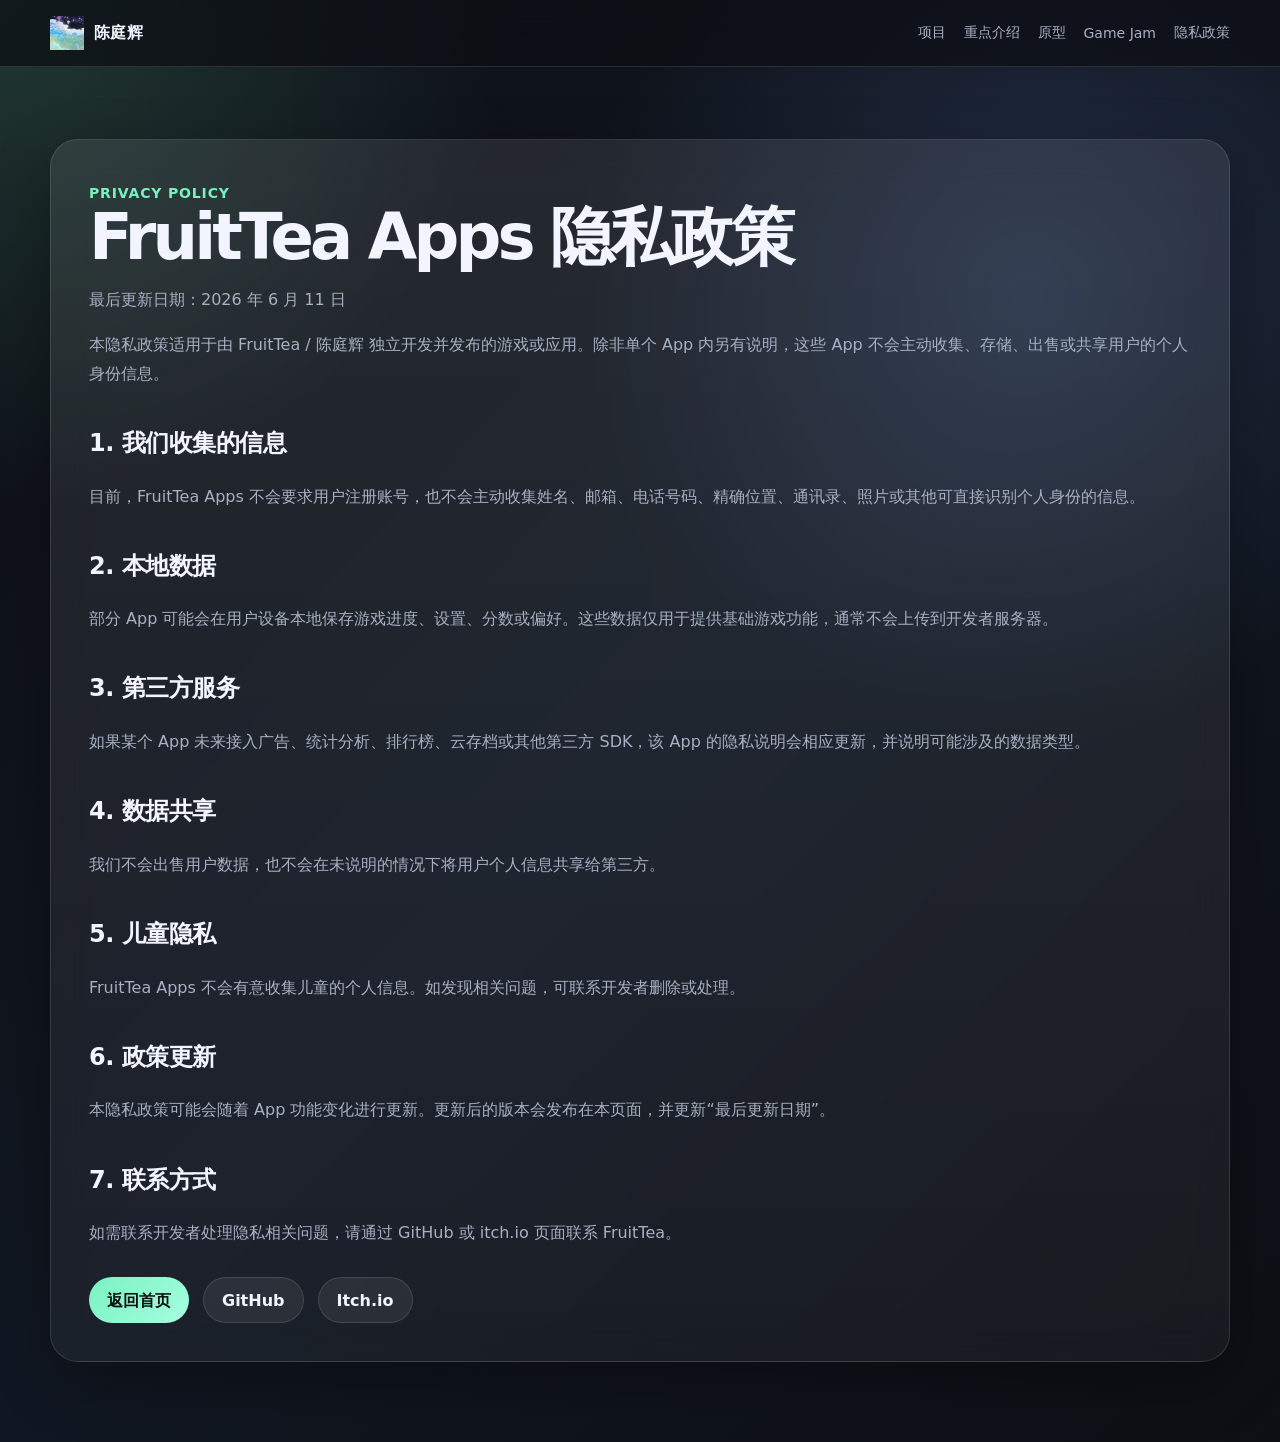
<file: privacy.html>
<!DOCTYPE html>
<html lang="zh-CN">
<head>
  <meta charset="UTF-8" />
  <meta name="viewport" content="width=device-width, initial-scale=1.0" />
  <title>隐私政策 | FruitTea Apps</title>
  <style>
    :root {
      --bg: #0d0f14;
      --bg-soft: #151922;
      --card: rgba(255, 255, 255, 0.075);
      --card-strong: rgba(255, 255, 255, 0.12);
      --text: #f2f5ff;
      --muted: #a8b0c3;
      --line: rgba(255, 255, 255, 0.12);
      --accent: #79f2c0;
      --accent-2: #7aa8ff;
      --accent-3: #ffcc66;
      --danger: #ff7a90;
      --shadow: 0 20px 60px rgba(0, 0, 0, 0.32);
      --radius-lg: 28px;
      --radius-md: 18px;
      --radius-sm: 12px;
      font-family: Inter, "PingFang SC", "Microsoft YaHei", system-ui, -apple-system, BlinkMacSystemFont, sans-serif;
    }

    * {
      box-sizing: border-box;
    }

    html {
      scroll-behavior: smooth;
    }

    body {
      margin: 0;
      color: var(--text);
      background:
        radial-gradient(circle at top left, rgba(121, 242, 192, 0.18), transparent 32rem),
        radial-gradient(circle at 80% 20%, rgba(122, 168, 255, 0.16), transparent 28rem),
        linear-gradient(135deg, #0d0f14 0%, #111722 52%, #0d0f14 100%);
      min-height: 100vh;
      overflow-x: hidden;
    }

    body::before {
      content: "";
      position: fixed;
      inset: 0;
      pointer-events: none;
      opacity: 0.22;
      background-image:
        linear-gradient(rgba(255, 255, 255, 0.05) 1px, transparent 1px),
        linear-gradient(90deg, rgba(255, 255, 255, 0.05) 1px, transparent 1px);
      background-size: 48px 48px;
      mask-image: linear-gradient(to bottom, black, transparent 78%);
      z-index: -1;
    }

    a {
      color: inherit;
      text-decoration: none;
    }

    img {
      max-width: 100%;
      display: block;
    }

    .page {
      width: min(1180px, calc(100% - 36px));
      margin: 0 auto;
    }

    .nav {
      position: sticky;
      top: 0;
      z-index: 20;
      backdrop-filter: blur(18px);
      background: rgba(13, 15, 20, 0.72);
      border-bottom: 1px solid var(--line);
    }

    .nav-inner {
      width: min(1180px, calc(100% - 36px));
      margin: 0 auto;
      display: flex;
      align-items: center;
      justify-content: space-between;
      padding: 16px 0;
      gap: 20px;
    }

    .logo {
      display: flex;
      align-items: center;
      gap: 10px;
      font-weight: 800;
      letter-spacing: 0.02em;
    }

    .logo img {
      width: auto;
      height: 34px;
      object-fit: contain;
    }

    .nav-links {
      display: flex;
      align-items: center;
      gap: 18px;
      color: var(--muted);
      font-size: 14px;
    }

    .nav-links a:hover {
      color: var(--text);
    }

    .hero {
      padding: 86px 0 56px;
      display: grid;
      grid-template-columns: 1.18fr 0.82fr;
      gap: 32px;
      align-items: stretch;
    }

    .hero-card,
    .profile-card,
    .section-card,
    .project-card,
    .detail-card,
    .jam-card,
    .prototype-card {
      border: 1px solid var(--line);
      background: linear-gradient(180deg, rgba(255, 255, 255, 0.09), rgba(255, 255, 255, 0.045));
      box-shadow: var(--shadow);
      backdrop-filter: blur(18px);
    }

    .hero-card {
      border-radius: var(--radius-lg);
      padding: 42px;
      position: relative;
      overflow: hidden;
    }

    .hero-card::after {
      content: "";
      position: absolute;
      right: -120px;
      bottom: -140px;
      width: 340px;
      height: 340px;
      background: radial-gradient(circle, rgba(121, 242, 192, 0.22), transparent 68%);
    }

    .eyebrow {
      display: inline-flex;
      align-items: center;
      gap: 8px;
      color: var(--accent);
      font-size: 14px;
      font-weight: 700;
      letter-spacing: 0.08em;
      text-transform: uppercase;
      margin-bottom: 18px;
    }

    .eyebrow::before {
      content: "";
      width: 9px;
      height: 9px;
      border-radius: 999px;
      background: var(--accent);
      box-shadow: 0 0 16px var(--accent);
    }

    h1 {
      margin: 0;
      font-size: clamp(40px, 7vw, 76px);
      line-height: 0.96;
      letter-spacing: -0.06em;
    }

    .hero-subtitle {
      margin: 16px 0 0;
      color: var(--accent);
      font-size: clamp(18px, 2.4vw, 26px);
      line-height: 1.35;
      font-weight: 800;
    }

    .hero p {
      margin: 24px 0 0;
      color: var(--muted);
      font-size: 18px;
      line-height: 1.85;
      max-width: 680px;
    }

    .hero-actions {
      display: flex;
      flex-wrap: wrap;
      gap: 14px;
      margin-top: 34px;
      position: relative;
      z-index: 1;
    }

    .button {
      display: inline-flex;
      align-items: center;
      justify-content: center;
      min-height: 46px;
      padding: 0 18px;
      border-radius: 999px;
      border: 1px solid var(--line);
      color: var(--text);
      background: rgba(255, 255, 255, 0.07);
      font-weight: 700;
      transition: transform 0.18s ease, background 0.18s ease, border-color 0.18s ease;
    }

    .button:hover {
      transform: translateY(-2px);
      background: rgba(255, 255, 255, 0.12);
      border-color: rgba(255, 255, 255, 0.28);
    }

    .button.primary {
      color: #07100d;
      background: linear-gradient(135deg, var(--accent), #a6ffe0);
      border: 0;
    }

    .profile-card {
      border-radius: var(--radius-lg);
      padding: 28px;
      display: flex;
      flex-direction: column;
      justify-content: space-between;
      min-height: 420px;
    }

    .profile-grid {
      display: grid;
      grid-template-columns: repeat(2, 1fr);
      gap: 12px;
    }

    .stat {
      padding: 18px;
      border-radius: var(--radius-md);
      background: rgba(255, 255, 255, 0.07);
      border: 1px solid var(--line);
    }

    .stat strong {
      display: block;
      font-size: 28px;
      margin-bottom: 6px;
    }

    .stat span {
      color: var(--muted);
      font-size: 13px;
    }

    .link-list {
      display: grid;
      gap: 12px;
      margin-top: 24px;
    }

    .link-list a {
      display: flex;
      align-items: center;
      justify-content: space-between;
      padding: 14px 16px;
      border: 1px solid var(--line);
      border-radius: var(--radius-sm);
      color: var(--muted);
      background: rgba(255, 255, 255, 0.055);
    }

    .link-list a:hover {
      color: var(--text);
      background: rgba(255, 255, 255, 0.1);
    }

    section {
      padding: 42px 0;
    }

    .section-head {
      display: flex;
      align-items: flex-end;
      justify-content: space-between;
      gap: 24px;
      margin-bottom: 22px;
    }

    .section-head h2 {
      margin: 0;
      font-size: clamp(28px, 4vw, 46px);
      letter-spacing: -0.04em;
    }

    .section-head p {
      margin: 8px 0 0;
      max-width: 640px;
      color: var(--muted);
      line-height: 1.75;
    }

    .tag-row {
      display: flex;
      flex-wrap: wrap;
      gap: 10px;
      margin-top: 18px;
    }

    .tag {
      display: inline-flex;
      align-items: center;
      min-height: 28px;
      padding: 0 10px;
      border-radius: 999px;
      border: 1px solid var(--line);
      color: var(--muted);
      font-size: 13px;
      background: rgba(255, 255, 255, 0.055);
    }

    .project-grid {
      display: grid;
      grid-template-columns: repeat(3, 1fr);
      gap: 18px;
    }

    .project-card {
      border-radius: var(--radius-lg);
      overflow: hidden;
      transition: transform 0.22s ease, border-color 0.22s ease;
    }

    .project-card:hover {
      transform: translateY(-6px);
      border-color: rgba(121, 242, 192, 0.36);
    }

    .project-cover {
      min-height: 190px;
      background:
        linear-gradient(135deg, rgba(121, 242, 192, 0.14), rgba(122, 168, 255, 0.1)),
        #111722;
      display: flex;
      align-items: center;
      justify-content: center;
      color: rgba(255, 255, 255, 0.42);
      font-weight: 800;
      letter-spacing: 0.06em;
      text-align: center;
      padding: 20px;
    }

    .project-cover img {
      width: 100%;
      height: 100%;
      min-height: 190px;
      object-fit: cover;
    }

    .project-body {
      padding: 22px;
    }

    .project-body h3 {
      margin: 0;
      font-size: 22px;
      letter-spacing: -0.02em;
    }

    .project-body p {
      margin: 12px 0 0;
      color: var(--muted);
      line-height: 1.72;
    }

    .detail-list {
      display: grid;
      gap: 22px;
    }

    .detail-card {
      border-radius: var(--radius-lg);
      overflow: hidden;
      display: grid;
      grid-template-columns: 0.92fr 1.08fr;
      min-height: 380px;
    }

    .detail-media {
      background:
        radial-gradient(circle at 30% 20%, rgba(121, 242, 192, 0.2), transparent 30%),
        radial-gradient(circle at 80% 80%, rgba(122, 168, 255, 0.18), transparent 34%),
        rgba(255, 255, 255, 0.045);
      display: flex;
      align-items: center;
      justify-content: center;
      color: rgba(255, 255, 255, 0.42);
      font-weight: 800;
      padding: 0;
      text-align: center;
      overflow: hidden;
    }

    .detail-media video,
    .detail-media img {
      width: 100%;
      height: 100%;
      min-height: 380px;
      object-fit: cover;
      display: block;
    }

    .detail-content {
      padding: 34px;
    }

    .detail-content.with-play-link {
      display: flex;
      flex-direction: column;
    }

    .play-link {
      align-self: flex-end;
      margin-top: 28px;
    }

    .detail-content .play-link {
      margin-top: clamp(28px, 6vw, 56px);
    }

    .detail-content h3 {
      margin: 0 0 8px;
      font-size: clamp(28px, 4vw, 42px);
      letter-spacing: -0.045em;
    }

    .meta {
      color: var(--accent);
      font-weight: 800;
      font-size: 14px;
      letter-spacing: 0.06em;
      text-transform: uppercase;
    }

    .detail-content p {
      color: var(--muted);
      line-height: 1.82;
      margin: 18px 0;
    }

    .feature-grid {
      display: grid;
      grid-template-columns: repeat(3, 1fr);
      gap: 12px;
      margin-top: 22px;
    }

    .feature {
      padding: 16px;
      border-radius: var(--radius-md);
      background: rgba(255, 255, 255, 0.06);
      border: 1px solid var(--line);
    }

    .feature strong {
      display: block;
      margin-bottom: 8px;
    }

    .feature span {
      color: var(--muted);
      font-size: 14px;
      line-height: 1.6;
    }

    .prototype-grid,
    .jam-grid {
      display: grid;
      grid-template-columns: repeat(2, 1fr);
      gap: 18px;
    }

    .prototype-card,
    .jam-card {
      border-radius: var(--radius-lg);
    }

    .prototype-card {
      overflow: hidden;
      transition: transform 0.22s ease, border-color 0.22s ease;
    }

    .prototype-card:hover {
      transform: translateY(-6px);
      border-color: rgba(122, 168, 255, 0.36);
    }

    .prototype-card img {
      width: 100%;
      aspect-ratio: 21 / 8;
      object-fit: cover;
    }

    .prototype-body,
    .jam-card {
      padding: 26px;
    }

    .jam-card {
      display: flex;
      flex-direction: column;
    }

    .prototype-card h3,
    .jam-card h3 {
      margin: 0 0 10px;
      font-size: 24px;
    }

    .prototype-card p,
    .jam-card p {
      margin: 0;
      color: var(--muted);
      line-height: 1.78;
    }

    .footer {
      padding: 56px 0 80px;
      color: var(--muted);
      text-align: center;
    }

    .note {
      margin-top: 20px;
      padding: 18px;
      border-radius: var(--radius-md);
      border: 1px dashed rgba(255, 255, 255, 0.22);
      color: var(--muted);
      background: rgba(255, 255, 255, 0.04);
      line-height: 1.7;
    }

    @media (max-width: 960px) {
      .hero,
      .detail-card {
        grid-template-columns: 1fr;
      }

      .project-grid {
        grid-template-columns: repeat(2, 1fr);
      }

      .feature-grid {
        grid-template-columns: 1fr;
      }
    }

    @media (max-width: 720px) {
      .nav-links {
        display: none;
      }

      .hero {
        padding-top: 56px;
      }

      .hero-card,
      .profile-card,
      .detail-content {
        padding: 24px;
      }

      .project-grid,
      .prototype-grid,
      .jam-grid,
      .profile-grid {
        grid-template-columns: 1fr;
      }

      .section-head {
        display: block;
      }
    }
  

    .privacy-page {
      padding: 72px 0 80px;
    }

    .privacy-card {
      border-radius: var(--radius-lg);
      padding: 38px;
      line-height: 1.82;
    }

    .privacy-card h1 {
      font-size: clamp(36px, 6vw, 64px);
      margin-bottom: 12px;
    }

    .privacy-card h2 {
      margin: 34px 0 10px;
      font-size: 24px;
      letter-spacing: -0.02em;
    }

    .privacy-card p,
    .privacy-card li {
      color: var(--muted);
    }

    .privacy-card ul {
      padding-left: 1.2em;
    }

    .privacy-meta {
      color: var(--accent);
      font-weight: 800;
      font-size: 14px;
      letter-spacing: 0.06em;
      text-transform: uppercase;
    }

    .privacy-actions {
      display: flex;
      flex-wrap: wrap;
      gap: 14px;
      margin-top: 30px;
    }

  </style>
</head>
<body>
  <nav class="nav">
    <div class="nav-inner">
      <a class="logo" href="index.html" aria-label="返回首页">
        <img src="assets/portfolio.webp" alt="FruitTea Portfolio">
        <span>陈庭辉</span>
      </a>
      <div class="nav-links">
        <a href="index.html#projects">项目</a>
        <a href="index.html#details">重点介绍</a>
        <a href="index.html#prototypes">原型</a>
        <a href="index.html#gamejam">Game Jam</a>
        <a href="privacy.html">隐私政策</a>
      </div>
    </div>
  </nav>

  <main class="page privacy-page">
    <article class="section-card privacy-card">
      <span class="privacy-meta">Privacy Policy</span>
      <h1>FruitTea Apps 隐私政策</h1>
      <p>最后更新日期：2026 年 6 月 11 日</p>
      <p>本隐私政策适用于由 FruitTea / 陈庭辉 独立开发并发布的游戏或应用。除非单个 App 内另有说明，这些 App 不会主动收集、存储、出售或共享用户的个人身份信息。</p>

      <h2>1. 我们收集的信息</h2>
      <p>目前，FruitTea Apps 不会要求用户注册账号，也不会主动收集姓名、邮箱、电话号码、精确位置、通讯录、照片或其他可直接识别个人身份的信息。</p>

      <h2>2. 本地数据</h2>
      <p>部分 App 可能会在用户设备本地保存游戏进度、设置、分数或偏好。这些数据仅用于提供基础游戏功能，通常不会上传到开发者服务器。</p>

      <h2>3. 第三方服务</h2>
      <p>如果某个 App 未来接入广告、统计分析、排行榜、云存档或其他第三方 SDK，该 App 的隐私说明会相应更新，并说明可能涉及的数据类型。</p>

      <h2>4. 数据共享</h2>
      <p>我们不会出售用户数据，也不会在未说明的情况下将用户个人信息共享给第三方。</p>

      <h2>5. 儿童隐私</h2>
      <p>FruitTea Apps 不会有意收集儿童的个人信息。如发现相关问题，可联系开发者删除或处理。</p>

      <h2>6. 政策更新</h2>
      <p>本隐私政策可能会随着 App 功能变化进行更新。更新后的版本会发布在本页面，并更新“最后更新日期”。</p>

      <h2>7. 联系方式</h2>
      <p>如需联系开发者处理隐私相关问题，请通过 GitHub 或 itch.io 页面联系 FruitTea。</p>

      <div class="privacy-actions">
        <a class="button primary" href="index.html">返回首页</a>
        <a class="button" href="https://github.com/fruitteeeeea" target="_blank" rel="noreferrer">GitHub</a>
        <a class="button" href="https://fruitteeeeea.itch.io/" target="_blank" rel="noreferrer">Itch.io</a>
      </div>
    </article>
  </main>
</body>
</html>
</file>
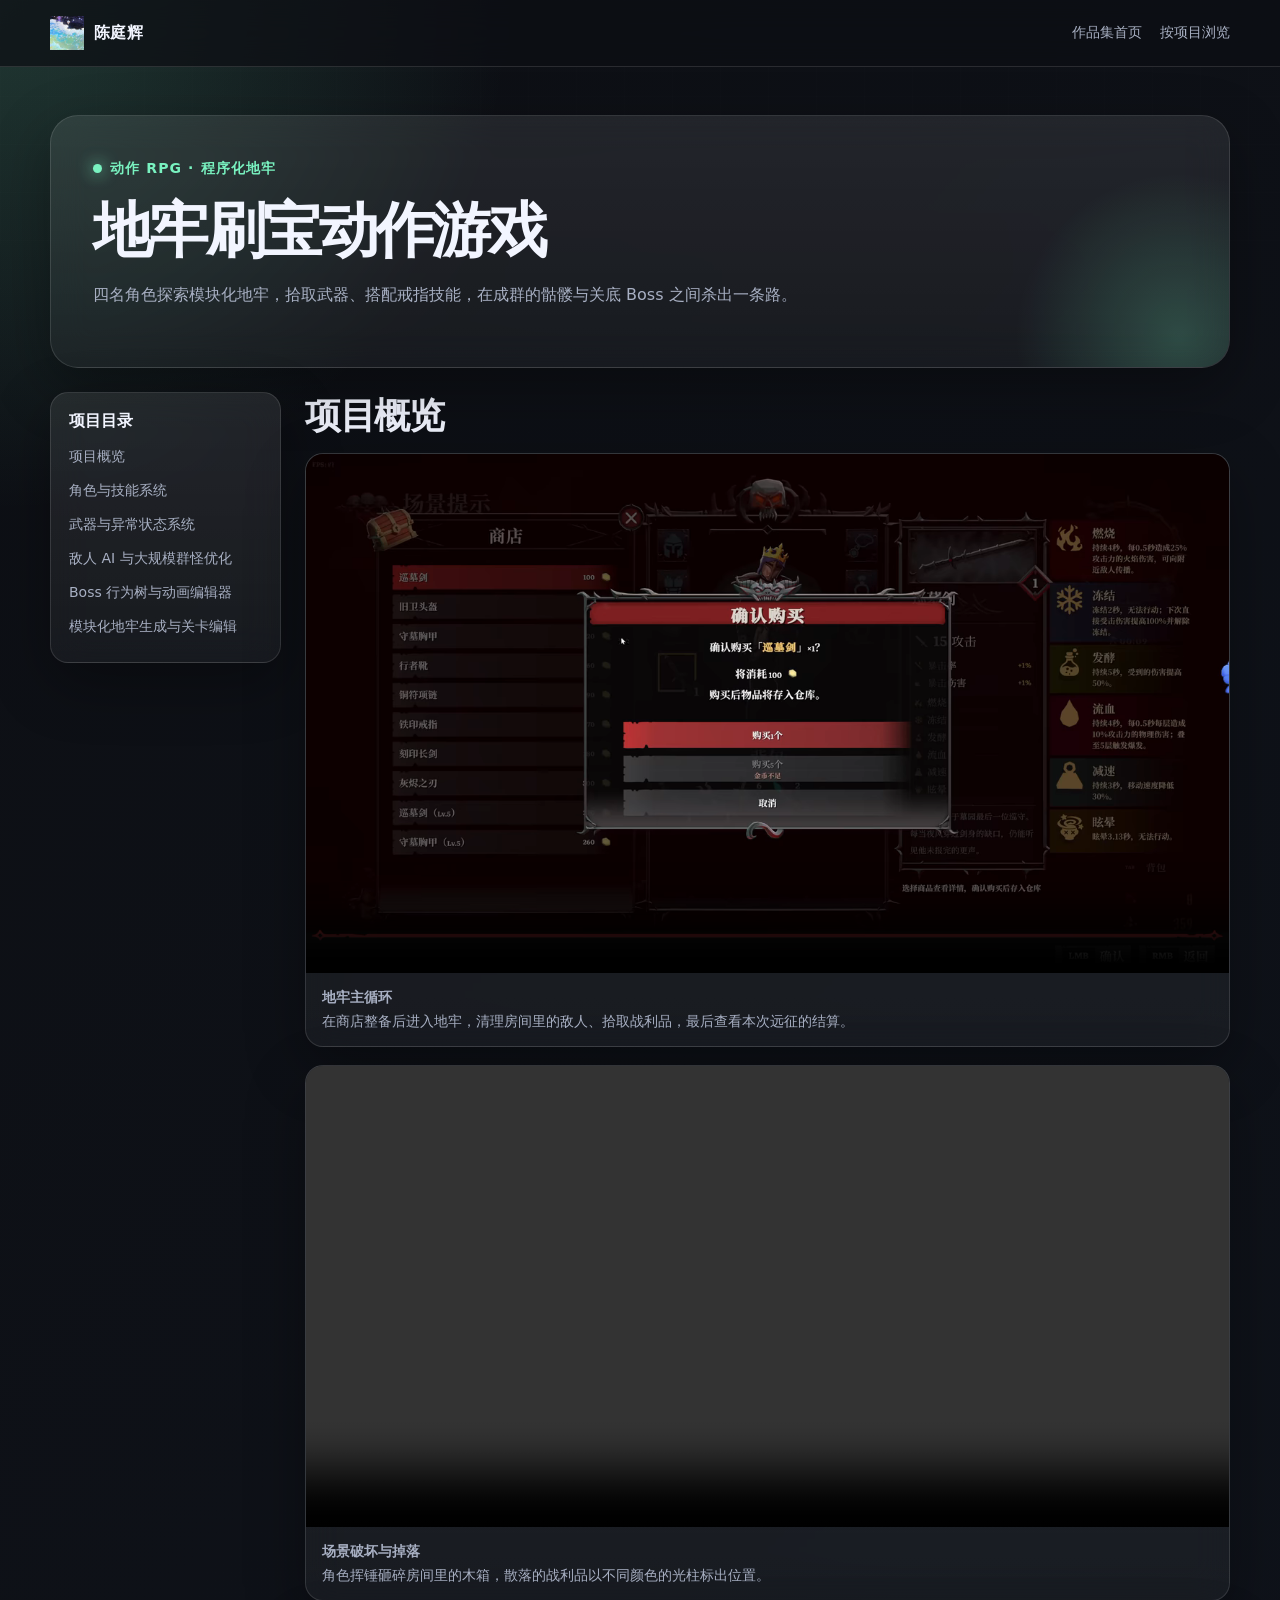
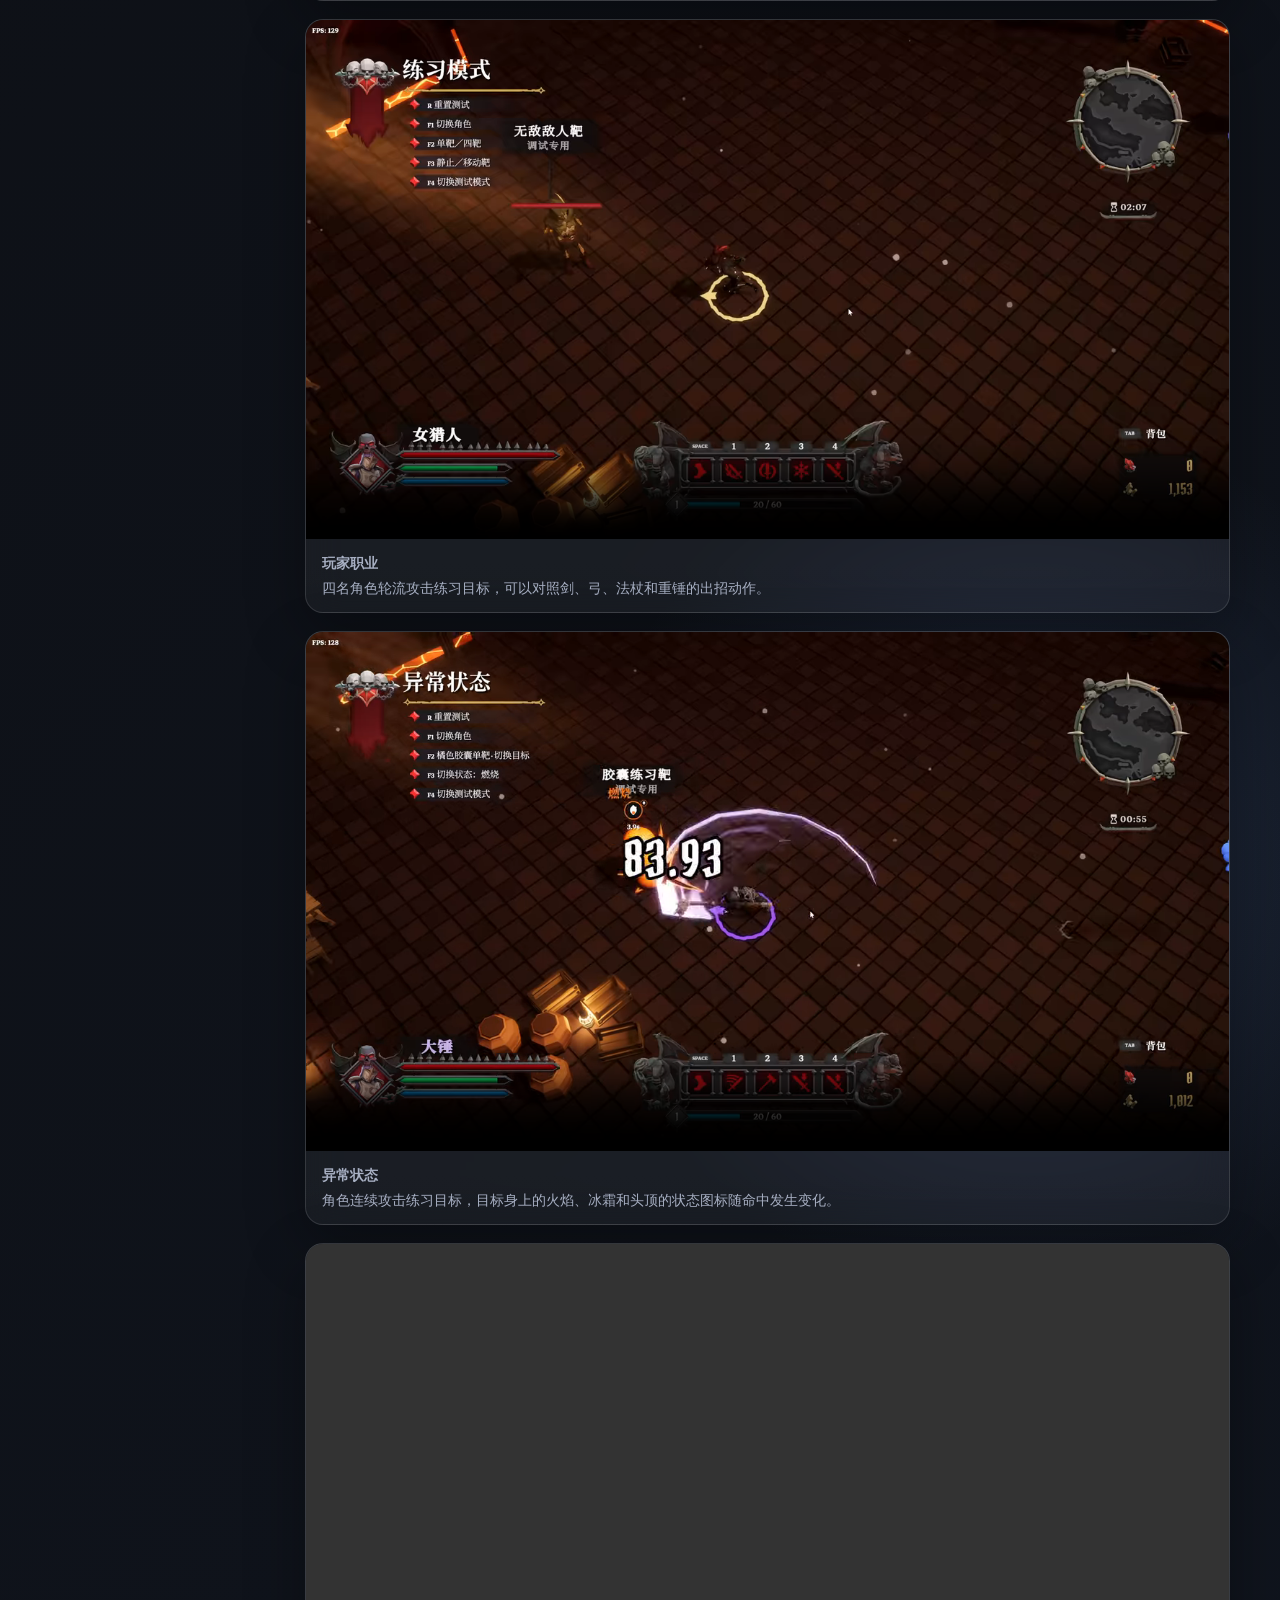
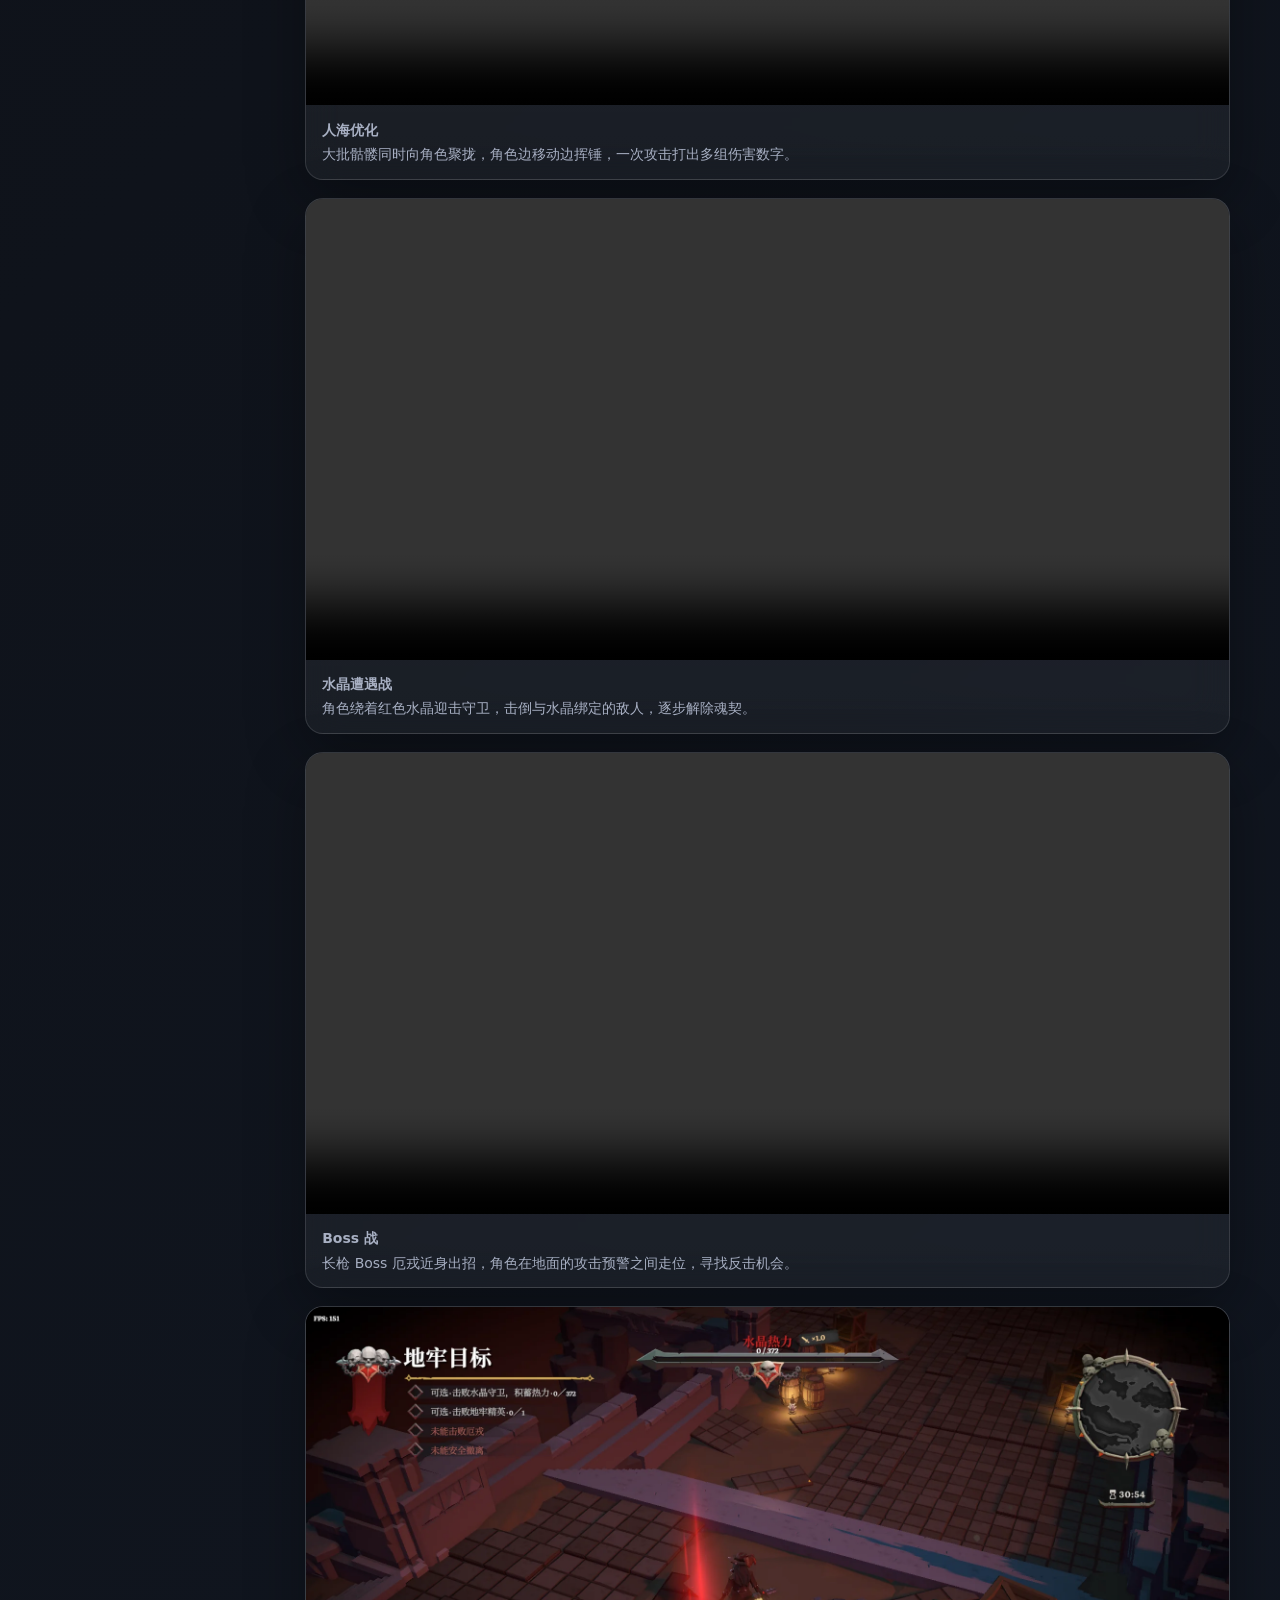
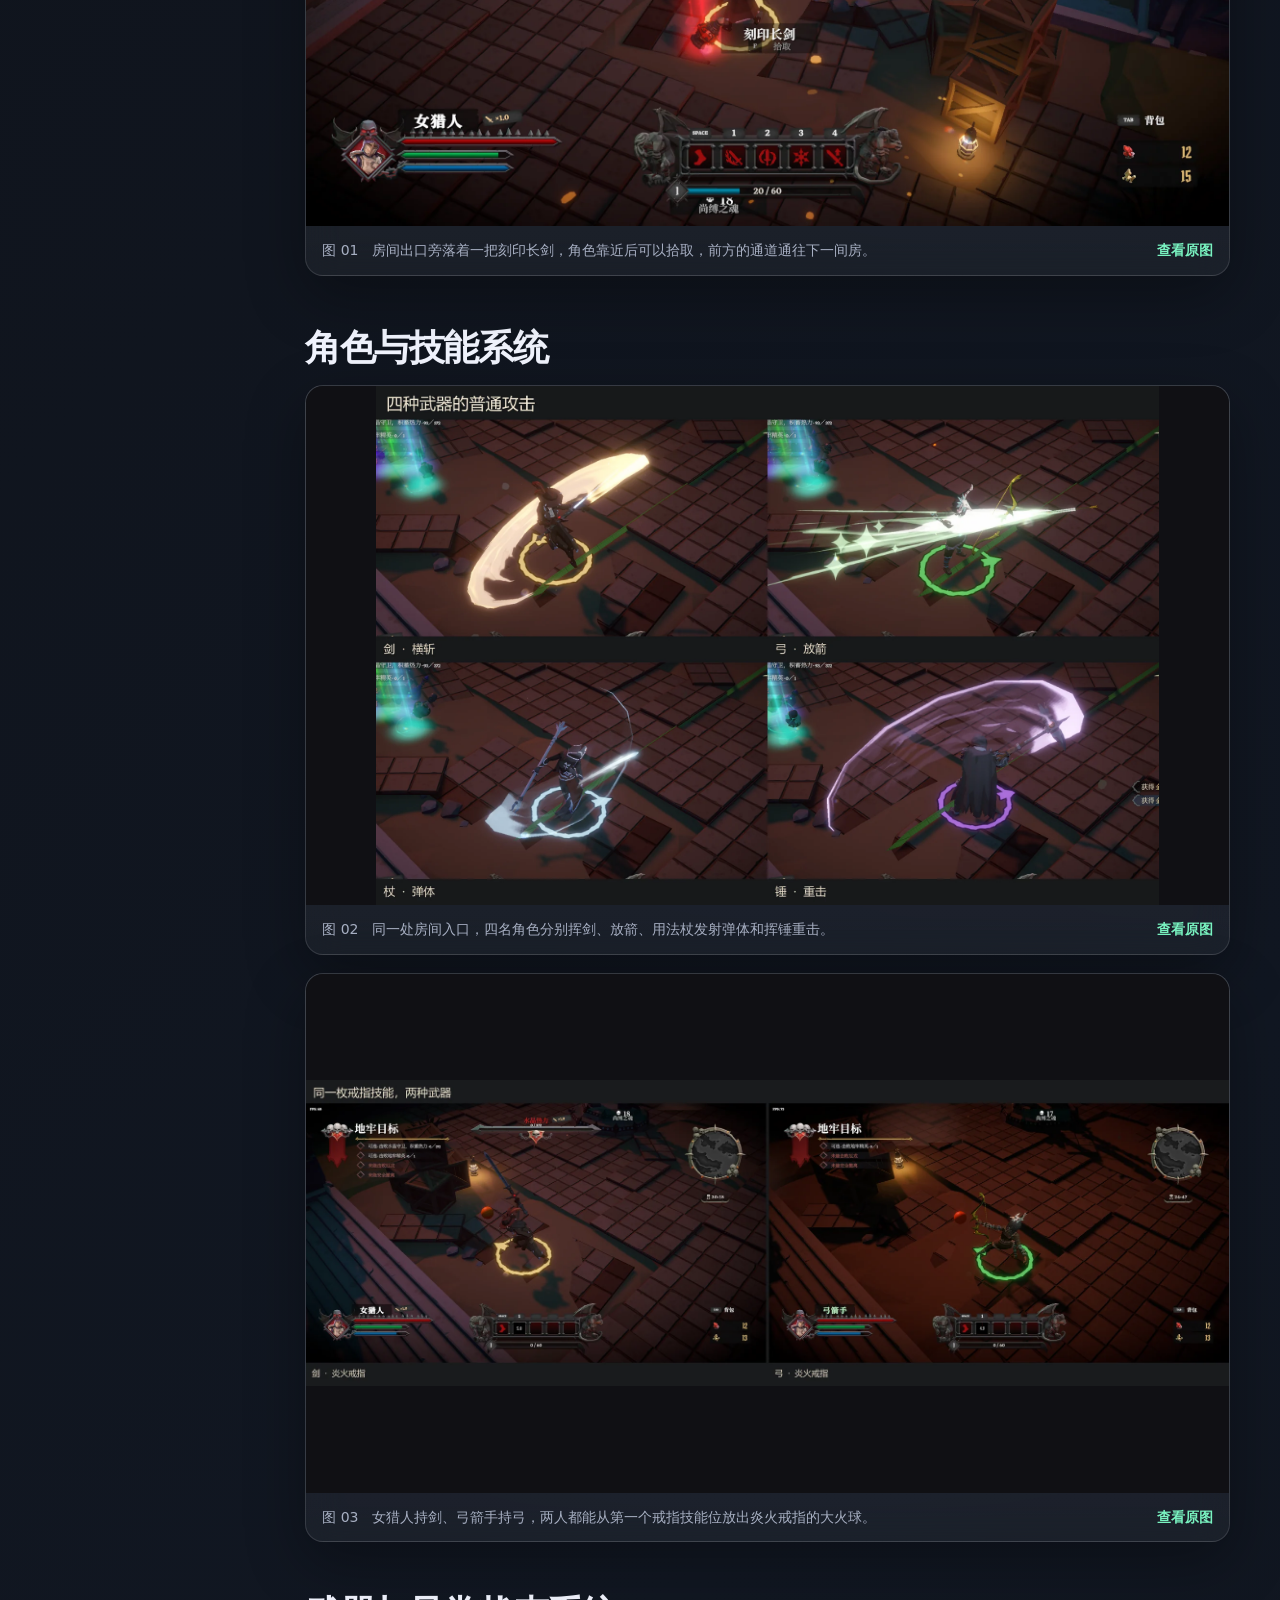
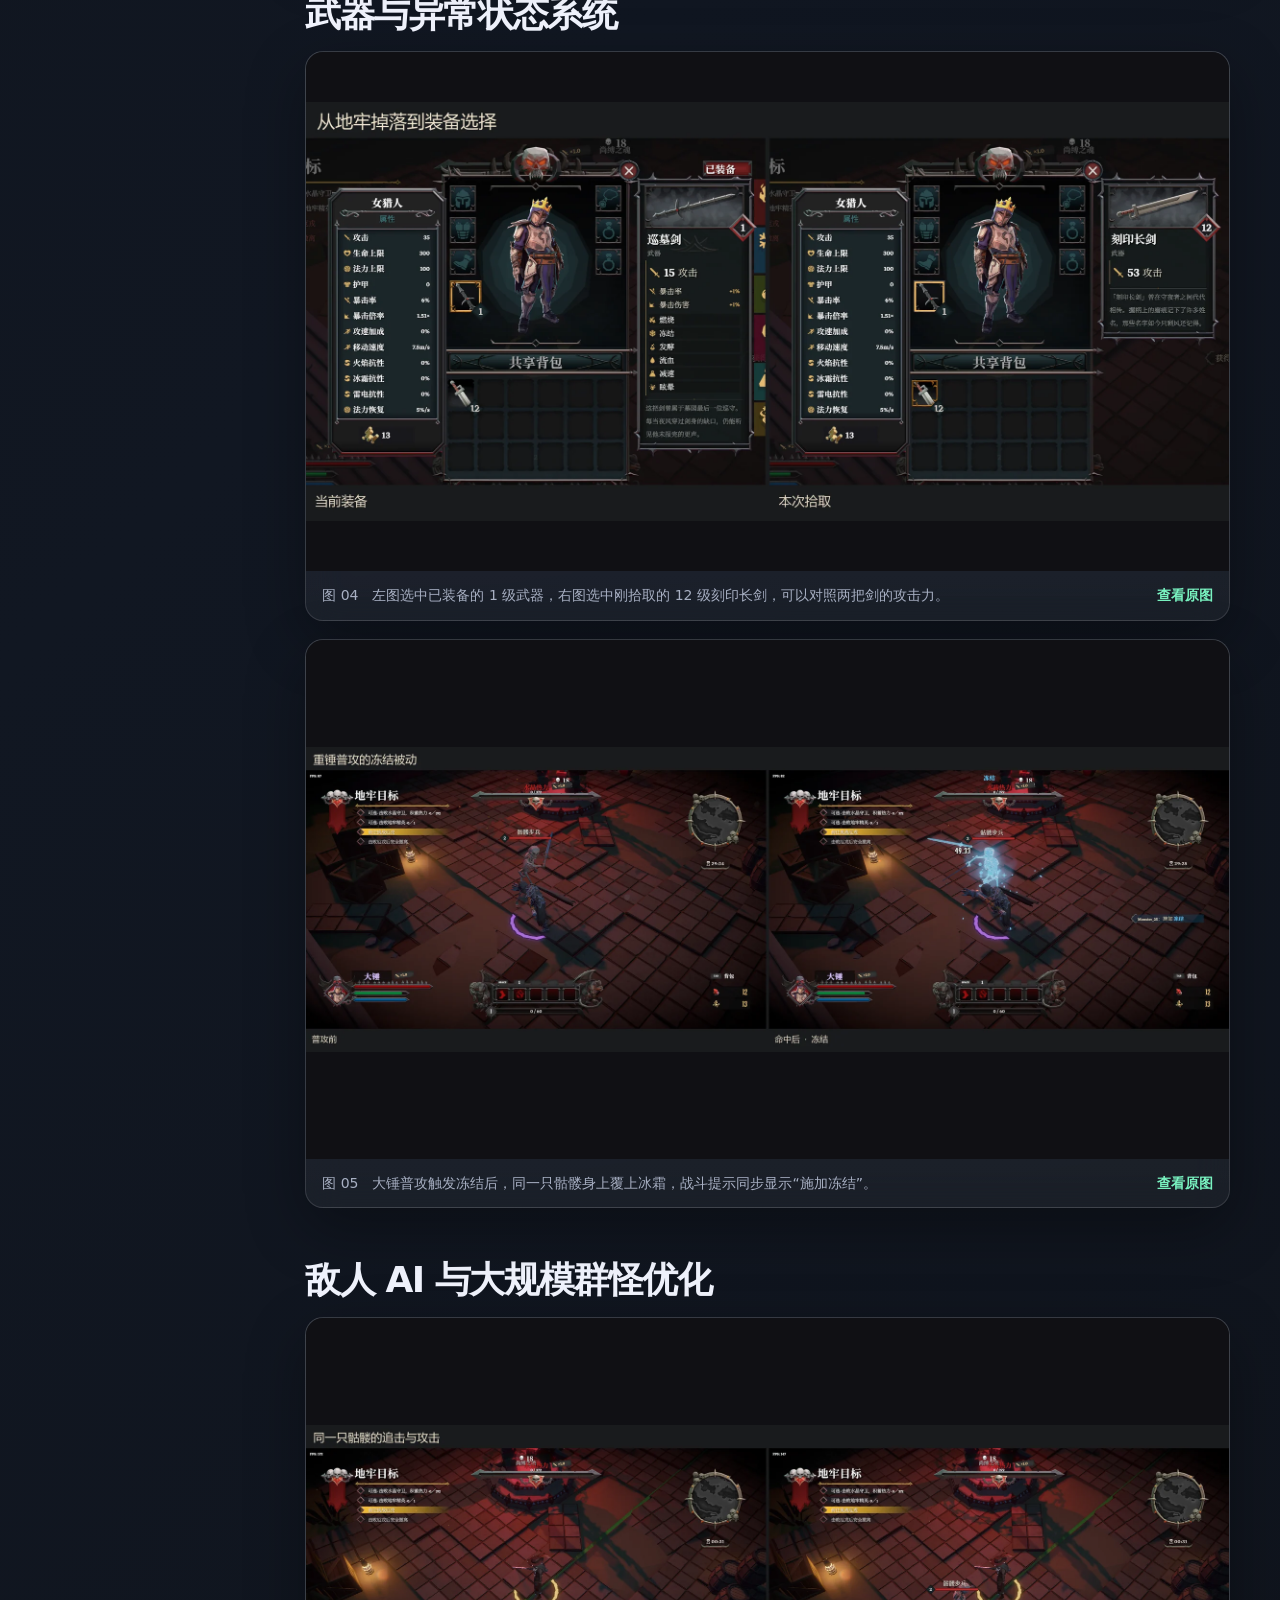
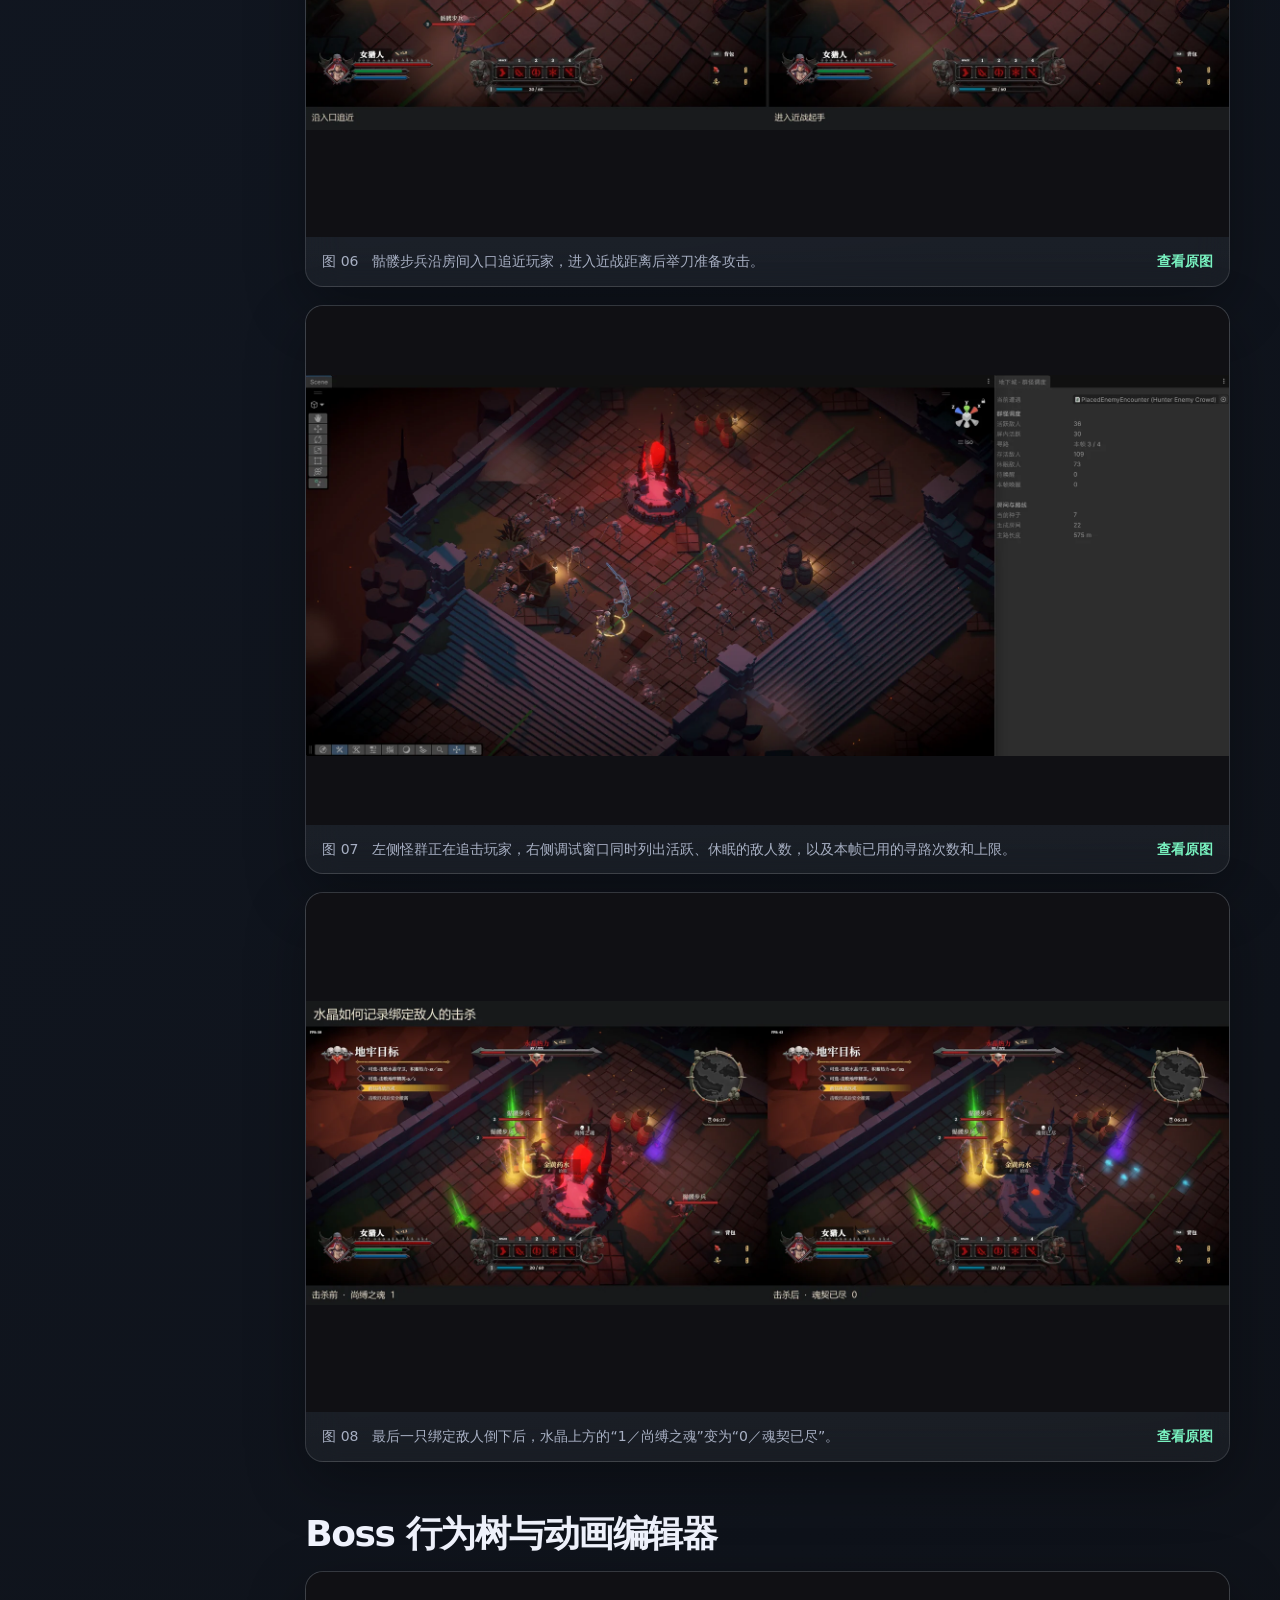
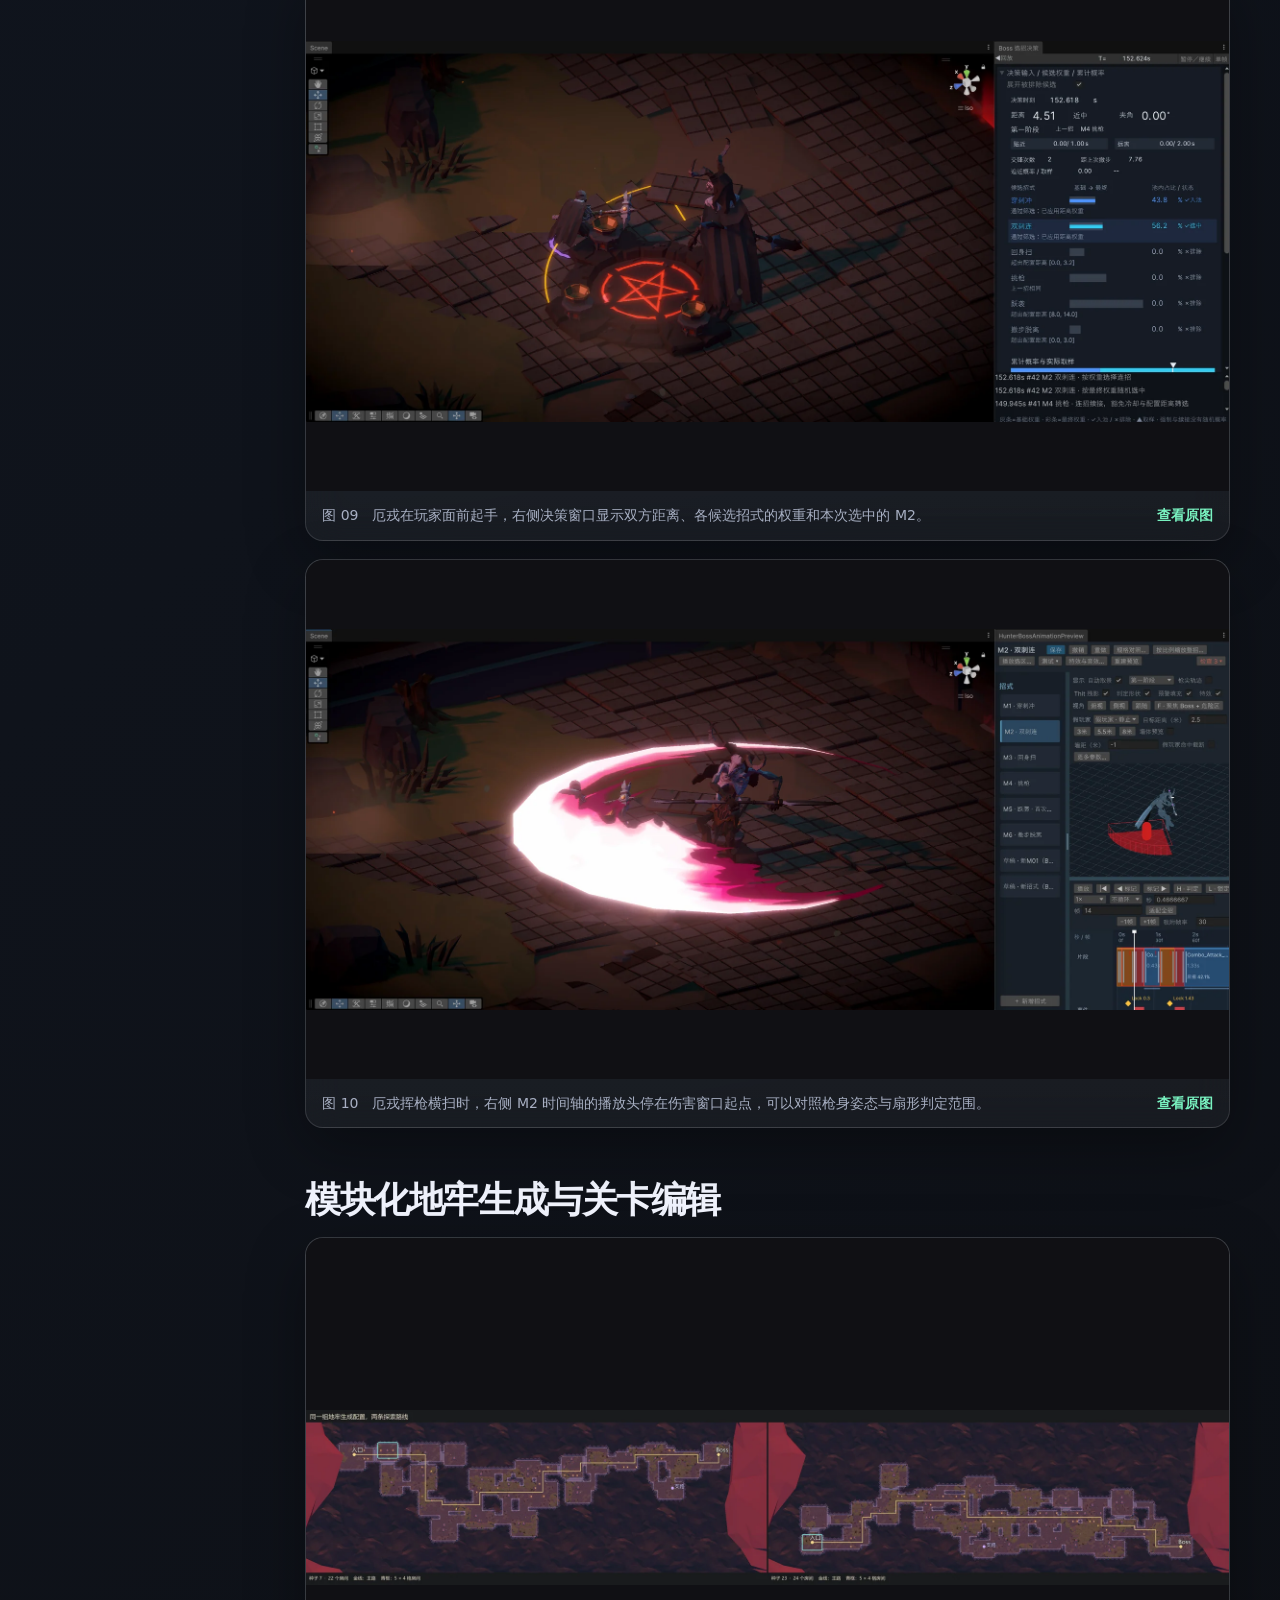
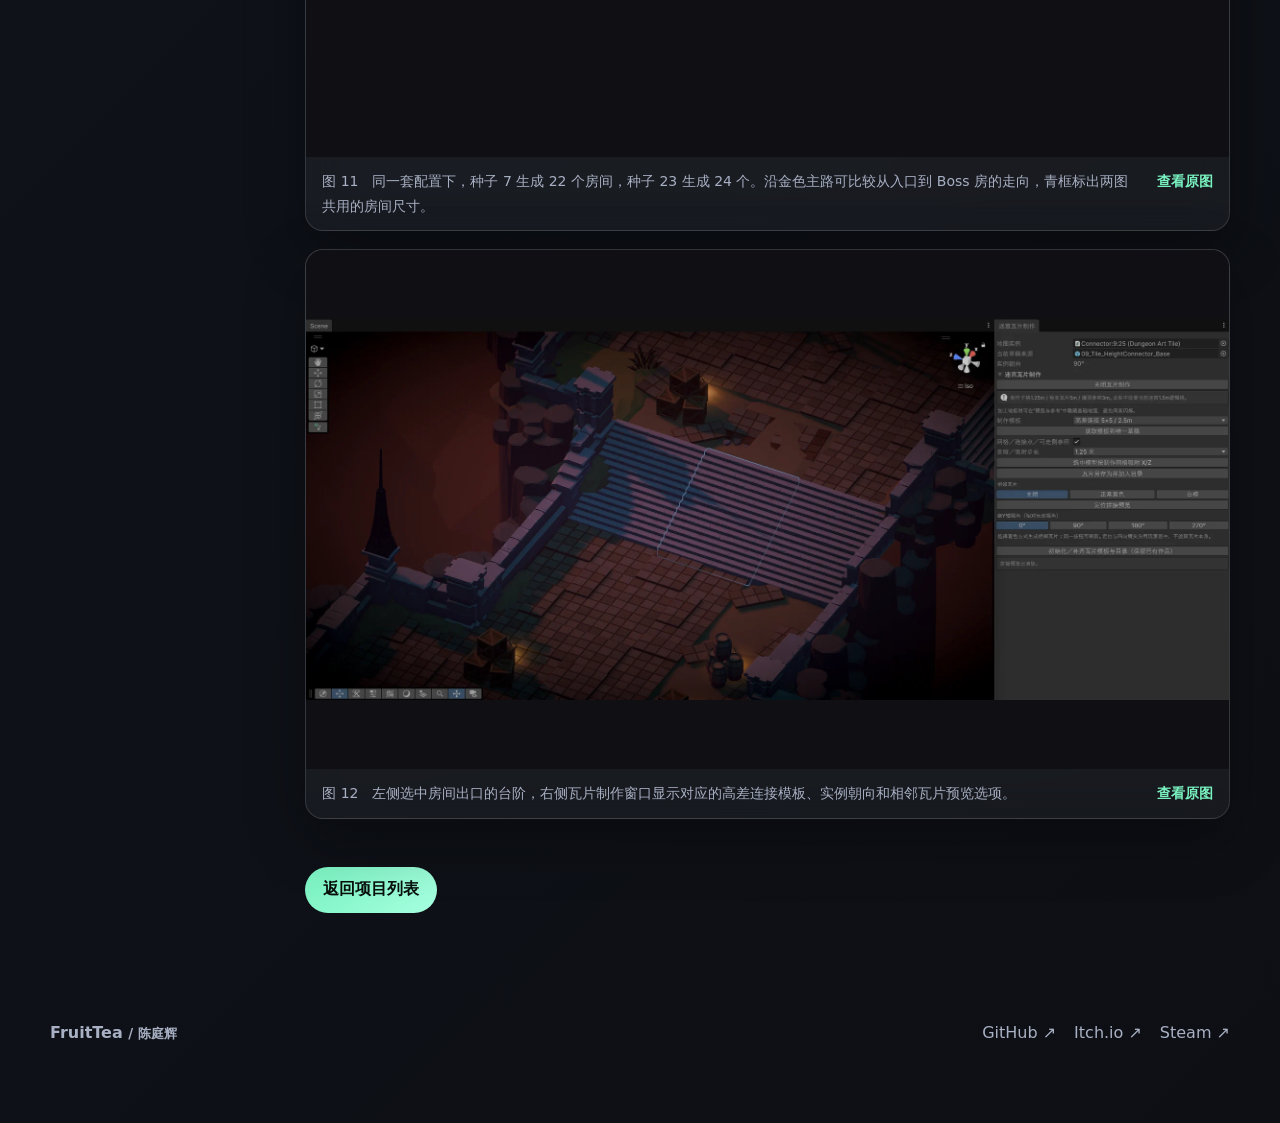
<file: portfolio-3d/dungeon.html>
<!doctype html>
<html lang="zh-CN">
<head><meta charset="utf-8"><meta name="viewport" content="width=device-width, initial-scale=1"><title>地牢刷宝动作游戏 | FruitTea 游戏工坊</title>
<meta name="description" content="四名角色探索模块化地牢，拾取武器、搭配戒指技能，在成群的骷髅与关底 Boss 之间杀出一条路。"><link rel="stylesheet" href="theme.css"><link rel="stylesheet" href="portfolio.css"><link rel="stylesheet" href="../assets/image-preview.css">
</head>
<body id="top" class="dungeon-project"><header class="nav"><div class="nav-inner"><a class="logo" href="../index.html"><img src="../assets/portfolio.webp" alt="FruitTea Portfolio"><span>陈庭辉</span></a><nav class="nav-links" aria-label="主导航"><a href="../index.html">作品集首页</a><a href="../index.html#projects">按项目浏览</a></nav></div></header>
<main class="page"><header class="hero-card project-head"><div class="eyebrow">动作 RPG · 程序化地牢</div><h1>地牢刷宝动作游戏</h1><p>四名角色探索模块化地牢，拾取武器、搭配戒指技能，在成群的骷髅与关底 Boss 之间杀出一条路。</p></header>
 <div class="case-layout"><aside><nav class="section-card contents" aria-label="章节导航"><b>项目目录</b><a href="#chapter-1">项目概览</a><a href="#chapter-2">角色与技能系统</a><a href="#chapter-3">武器与异常状态系统</a><a href="#chapter-4">敌人 AI 与大规模群怪优化</a><a href="#chapter-5">Boss 行为树与动画编辑器</a><a href="#chapter-6">模块化地牢生成与关卡编辑</a></nav></aside>
 <div class="chapters"><section id="chapter-1"><div class="section-head"><h2>项目概览</h2></div>
 <figure class="section-card">
   <video class="project-video" width="1280" height="720" controls muted loop playsinline preload="none" poster="assets/dungeon/main-loop.webp" src="assets/dungeon/main-loop.webm" aria-label="地牢主循环"></video>
   <figcaption><span><strong>地牢主循环</strong><br>在商店整备后进入地牢，清理房间里的敌人、拾取战利品，最后查看本次远征的结算。</span></figcaption>
 </figure>
 <figure class="section-card">
   <video class="project-video" width="1280" height="720" controls muted loop playsinline preload="none" data-poster="assets/dungeon/breakables.webp" src="assets/dungeon/breakables.webm" aria-label="场景破坏与掉落"></video>
   <figcaption><span><strong>场景破坏与掉落</strong><br>角色挥锤砸碎房间里的木箱，散落的战利品以不同颜色的光柱标出位置。</span></figcaption>
 </figure>
 <figure class="section-card">
   <video class="project-video" width="1280" height="720" controls muted loop playsinline preload="none" data-poster="assets/dungeon/player-classes.webp" src="assets/dungeon/player-classes.webm" aria-label="玩家职业"></video>
   <figcaption><span><strong>玩家职业</strong><br>四名角色轮流攻击练习目标，可以对照剑、弓、法杖和重锤的出招动作。</span></figcaption>
 </figure>
 <figure class="section-card">
   <video class="project-video" width="1280" height="720" controls muted loop playsinline preload="none" data-poster="assets/dungeon/status-effects.webp" src="assets/dungeon/status-effects.webm" aria-label="异常状态"></video>
   <figcaption><span><strong>异常状态</strong><br>角色连续攻击练习目标，目标身上的火焰、冰霜和头顶的状态图标随命中发生变化。</span></figcaption>
 </figure>
 <figure class="section-card">
   <video class="project-video" width="1280" height="720" controls muted loop playsinline preload="none" data-poster="assets/dungeon/crowd-combat.webp" src="assets/dungeon/crowd-combat.webm" aria-label="人海优化"></video>
   <figcaption><span><strong>人海优化</strong><br>大批骷髅同时向角色聚拢，角色边移动边挥锤，一次攻击打出多组伤害数字。</span></figcaption>
 </figure>
 <figure class="section-card">
   <video class="project-video" width="1280" height="720" controls muted loop playsinline preload="none" data-poster="assets/dungeon/crystal-encounter.webp" src="assets/dungeon/crystal-encounter.webm" aria-label="水晶遭遇战"></video>
   <figcaption><span><strong>水晶遭遇战</strong><br>角色绕着红色水晶迎击守卫，击倒与水晶绑定的敌人，逐步解除魂契。</span></figcaption>
 </figure>
 <figure class="section-card">
   <video class="project-video" width="1280" height="720" controls muted loop playsinline preload="none" data-poster="assets/dungeon/boss-fight.webp" src="assets/dungeon/boss-fight.webm" aria-label="Boss 战"></video>
   <figcaption><span><strong>Boss 战</strong><br>长枪 Boss 厄戎近身出招，角色在地面的攻击预警之间走位，寻找反击机会。</span></figcaption>
 </figure>
 <figure class="section-card"><a class="original" href="assets/dungeon/original/01-dungeon-loot.webp" aria-label="查看原图：地牢出口附近的武器掉落"><img src="assets/dungeon/01-dungeon-loot.webp" alt="地牢出口附近的武器掉落" width="1920" height="1080" loading="lazy" fetchpriority="low"></a>
 <figcaption><span>图 01　房间出口旁落着一把刻印长剑，角色靠近后可以拾取，前方的通道通往下一间房。</span><a href="assets/dungeon/original/01-dungeon-loot.webp">查看原图</a></figcaption></figure></section><section id="chapter-2"><div class="section-head"><h2>角色与技能系统</h2></div><figure class="section-card"><a class="original" href="assets/dungeon/original/02-weapon-actions.webp" aria-label="查看原图：四种角色的普通攻击"><img src="assets/dungeon/02-weapon-actions.webp" alt="四种角色的普通攻击" width="1920" height="1272" loading="lazy" fetchpriority="low"></a>
 <figcaption><span>图 02　同一处房间入口，四名角色分别挥剑、放箭、用法杖发射弹体和挥锤重击。</span><a href="assets/dungeon/original/02-weapon-actions.webp">查看原图</a></figcaption></figure><figure class="section-card"><a class="original" href="assets/dungeon/original/03-ring-fireball.webp" aria-label="查看原图：剑与弓角色施放同一枚戒指的大火球"><img src="assets/dungeon/03-ring-fireball.webp" alt="剑与弓角色施放同一枚戒指的大火球" width="1920" height="635" loading="lazy" fetchpriority="low"></a>
 <figcaption><span>图 03　女猎人持剑、弓箭手持弓，两人都能从第一个戒指技能位放出炎火戒指的大火球。</span><a href="assets/dungeon/original/03-ring-fireball.webp">查看原图</a></figcaption></figure></section><section id="chapter-3"><div class="section-head"><h2>武器与异常状态系统</h2></div><figure class="section-card"><a class="original" href="assets/dungeon/original/04-weapon-comparison.webp" aria-label="查看原图：已装备的剑与拾取的刻印长剑"><img src="assets/dungeon/04-weapon-comparison.webp" alt="已装备的剑与拾取的刻印长剑" width="1920" height="873" loading="lazy" fetchpriority="low"></a>
 <figcaption><span>图 04　左图选中已装备的 1 级武器，右图选中刚拾取的 12 级刻印长剑，可以对照两把剑的攻击力。</span><a href="assets/dungeon/original/04-weapon-comparison.webp">查看原图</a></figcaption></figure><figure class="section-card"><a class="original" href="assets/dungeon/original/05-hammer-freeze.webp" aria-label="查看原图：重锤命中前后的冻结效果"><img src="assets/dungeon/05-hammer-freeze.webp" alt="重锤命中前后的冻结效果" width="1920" height="635" loading="lazy" fetchpriority="low"></a>
 <figcaption><span>图 05　大锤普攻触发冻结后，同一只骷髅身上覆上冰霜，战斗提示同步显示“施加冻结”。</span><a href="assets/dungeon/original/05-hammer-freeze.webp">查看原图</a></figcaption></figure></section><section id="chapter-4"><div class="section-head"><h2>敌人 AI 与大规模群怪优化</h2></div><figure class="section-card"><a class="original" href="assets/dungeon/original/06-enemy-approach.webp" aria-label="查看原图：骷髅步兵追近并举刀起手"><img src="assets/dungeon/06-enemy-approach.webp" alt="骷髅步兵追近并举刀起手" width="1920" height="635" loading="lazy" fetchpriority="low"></a>
 <figcaption><span>图 06　骷髅步兵沿房间入口追近玩家，进入近战距离后举刀准备攻击。</span><a href="assets/dungeon/original/06-enemy-approach.webp">查看原图</a></figcaption></figure><figure class="section-card"><a class="original" href="assets/dungeon/original/07-crowd-budget.webp" aria-label="查看原图：群怪追击与同帧寻路计数"><img src="assets/dungeon/07-crowd-budget.webp" alt="群怪追击与同帧寻路计数" width="1920" height="793" loading="lazy" fetchpriority="low"></a>
 <figcaption><span>图 07　左侧怪群正在追击玩家，右侧调试窗口同时列出活跃、休眠的敌人数，以及本帧已用的寻路次数和上限。</span><a href="assets/dungeon/original/07-crowd-budget.webp">查看原图</a></figcaption></figure><figure class="section-card"><a class="original" href="assets/dungeon/original/08-crystal-quota.webp" aria-label="查看原图：最后一只绑定敌人倒下前后的水晶计数"><img src="assets/dungeon/08-crystal-quota.webp" alt="最后一只绑定敌人倒下前后的水晶计数" width="1920" height="634" loading="lazy" fetchpriority="low"></a>
 <figcaption><span>图 08　最后一只绑定敌人倒下后，水晶上方的“1／尚缚之魂”变为“0／魂契已尽”。</span><a href="assets/dungeon/original/08-crystal-quota.webp">查看原图</a></figcaption></figure></section><section id="chapter-5"><div class="section-head"><h2>Boss 行为树与动画编辑器</h2></div><figure class="section-card"><a class="original" href="assets/dungeon/original/09-boss-decision.webp" aria-label="查看原图：厄戎起手动作与本次选招决策"><img src="assets/dungeon/09-boss-decision.webp" alt="厄戎起手动作与本次选招决策" width="1920" height="793" loading="lazy" fetchpriority="low"></a>
 <figcaption><span>图 09　厄戎在玩家面前起手，右侧决策窗口显示双方距离、各候选招式的权重和本次选中的 M2。</span><a href="assets/dungeon/original/09-boss-decision.webp">查看原图</a></figcaption></figure><figure class="section-card"><a class="original" href="assets/dungeon/original/10-boss-timeline.webp" aria-label="查看原图：长枪横扫与招式时间轴上的命中起点"><img src="assets/dungeon/10-boss-timeline.webp" alt="长枪横扫与招式时间轴上的命中起点" width="1920" height="793" loading="lazy" fetchpriority="low"></a>
 <figcaption><span>图 10　厄戎挥枪横扫时，右侧 M2 时间轴的播放头停在伤害窗口起点，可以对照枪身姿态与扇形判定范围。</span><a href="assets/dungeon/original/10-boss-timeline.webp">查看原图</a></figcaption></figure></section><section id="chapter-6"><div class="section-head"><h2>模块化地牢生成与关卡编辑</h2></div><figure class="section-card"><a class="original" href="assets/dungeon/original/11-generated-routes.webp" aria-label="查看原图：种子 7 与种子 23 的地牢路线对照"><img src="assets/dungeon/11-generated-routes.webp" alt="种子 7 与种子 23 的地牢路线对照" width="1920" height="364" loading="lazy" fetchpriority="low"></a>
 <figcaption><span>图 11　同一套配置下，种子 7 生成 22 个房间，种子 23 生成 24 个。沿金色主路可比较从入口到 Boss 房的走向，青框标出两图共用的房间尺寸。</span><a href="assets/dungeon/original/11-generated-routes.webp">查看原图</a></figcaption></figure><figure class="section-card"><a class="original" href="assets/dungeon/original/12-tile-workshop.webp" aria-label="查看原图：房间出口的台阶与高差连接瓦片模板"><img src="assets/dungeon/12-tile-workshop.webp" alt="房间出口的台阶与高差连接瓦片模板" width="1920" height="793" loading="lazy" fetchpriority="low"></a>
 <figcaption><span>图 12　左侧选中房间出口的台阶，右侧瓦片制作窗口显示对应的高差连接模板、实例朝向和相邻瓦片预览选项。</span><a href="assets/dungeon/original/12-tile-workshop.webp">查看原图</a></figcaption></figure></section><a class="button primary" href="../index.html#projects">返回项目列表</a></div></div></main><footer class="footer page" id="contact"><b>FruitTea <small>/ 陈庭辉</small></b><nav aria-label="相关链接"><a href="https://github.com/fruitteeeeea">GitHub ↗</a><a href="https://fruitteeeeea.itch.io/">Itch.io ↗</a><a href="https://steamcommunity.com/id/qzq233/">Steam ↗</a></nav></footer><script src="../assets/project-video.js"></script><script src="../assets/image-preview.js"></script>
</body></html>
</file>
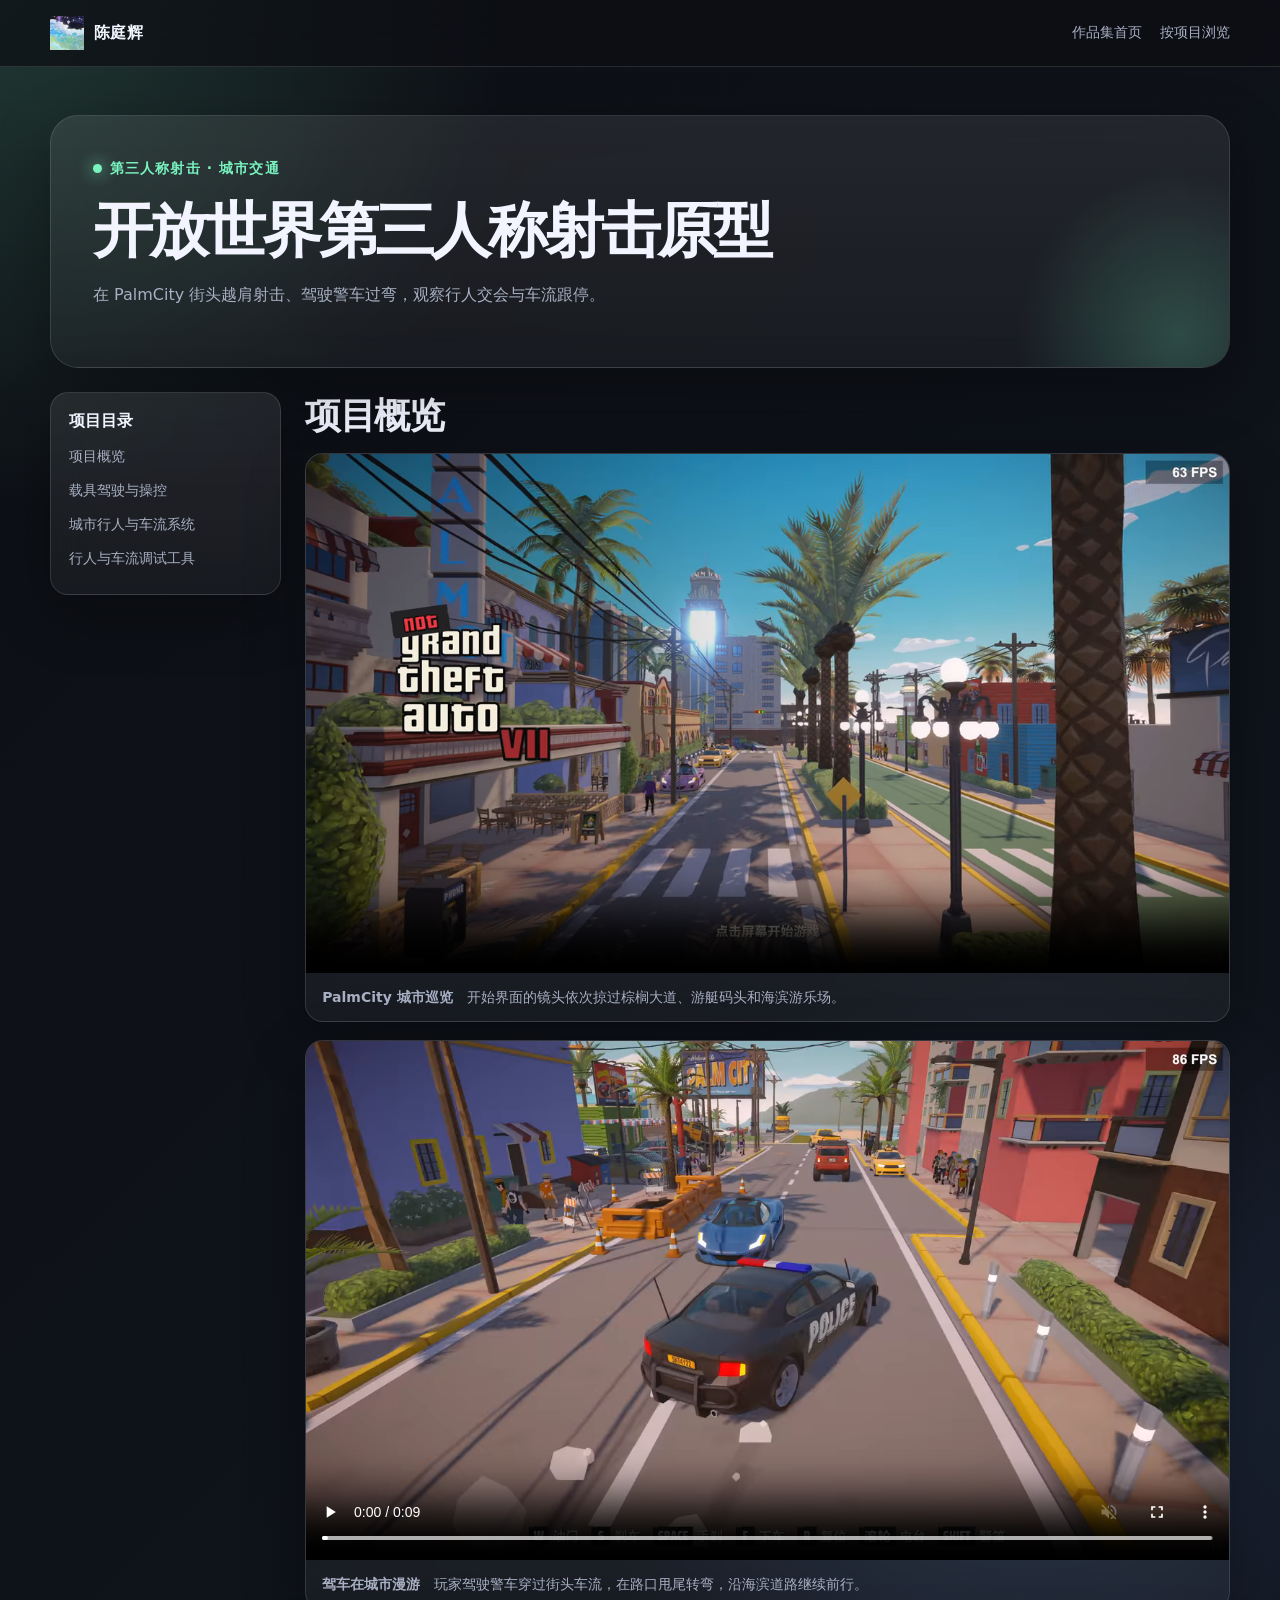
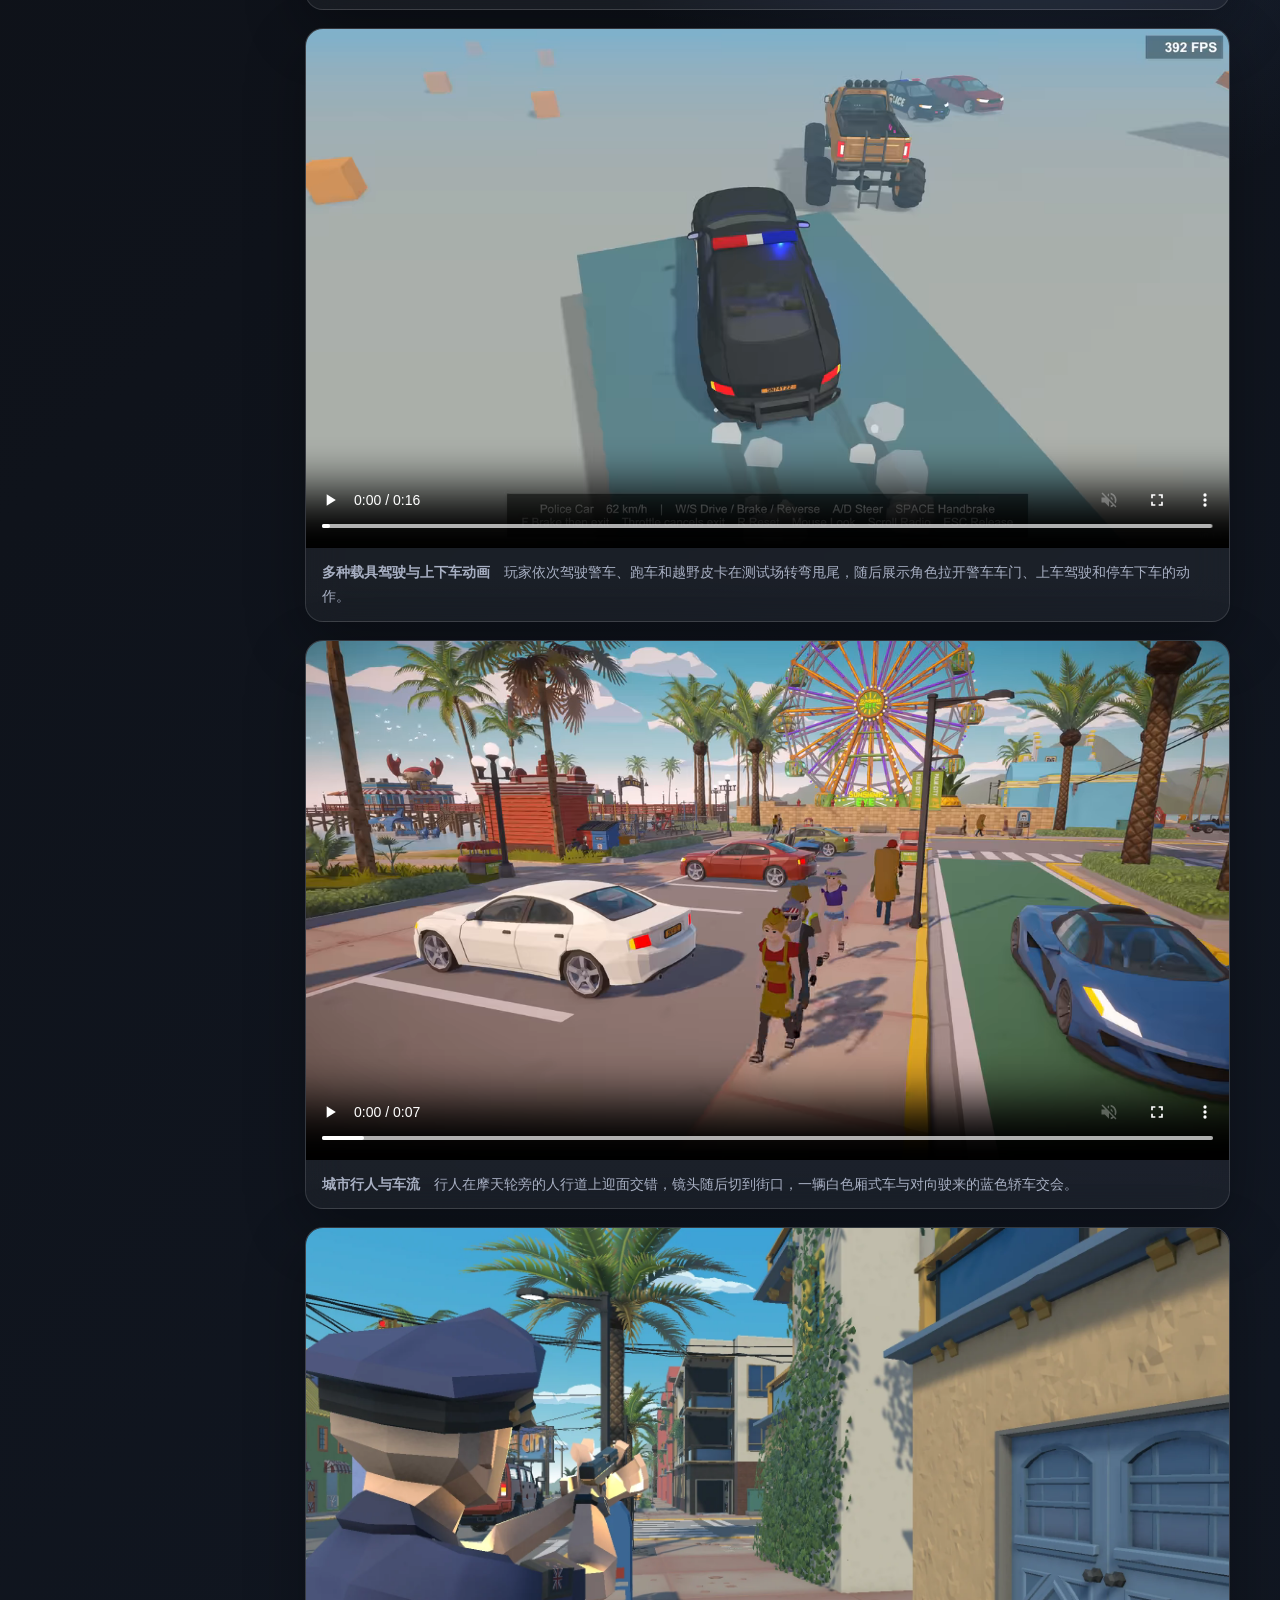
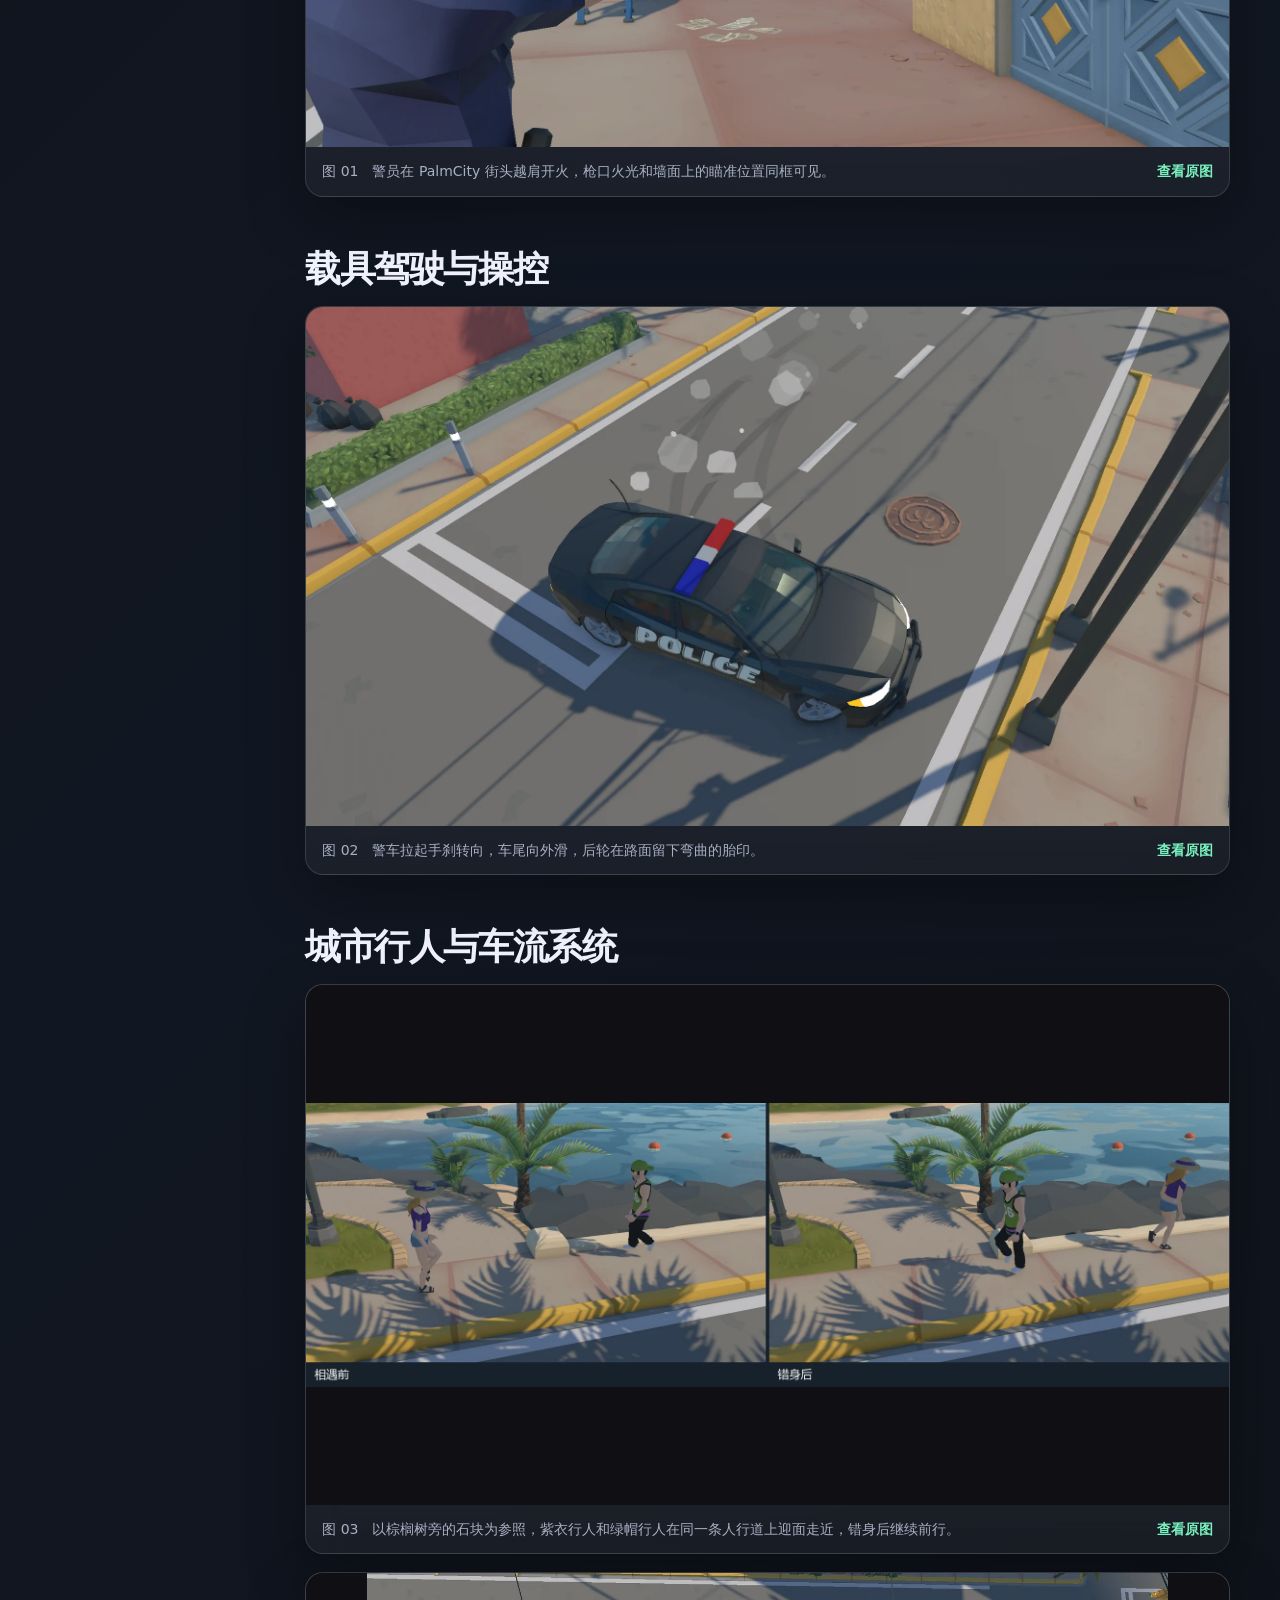
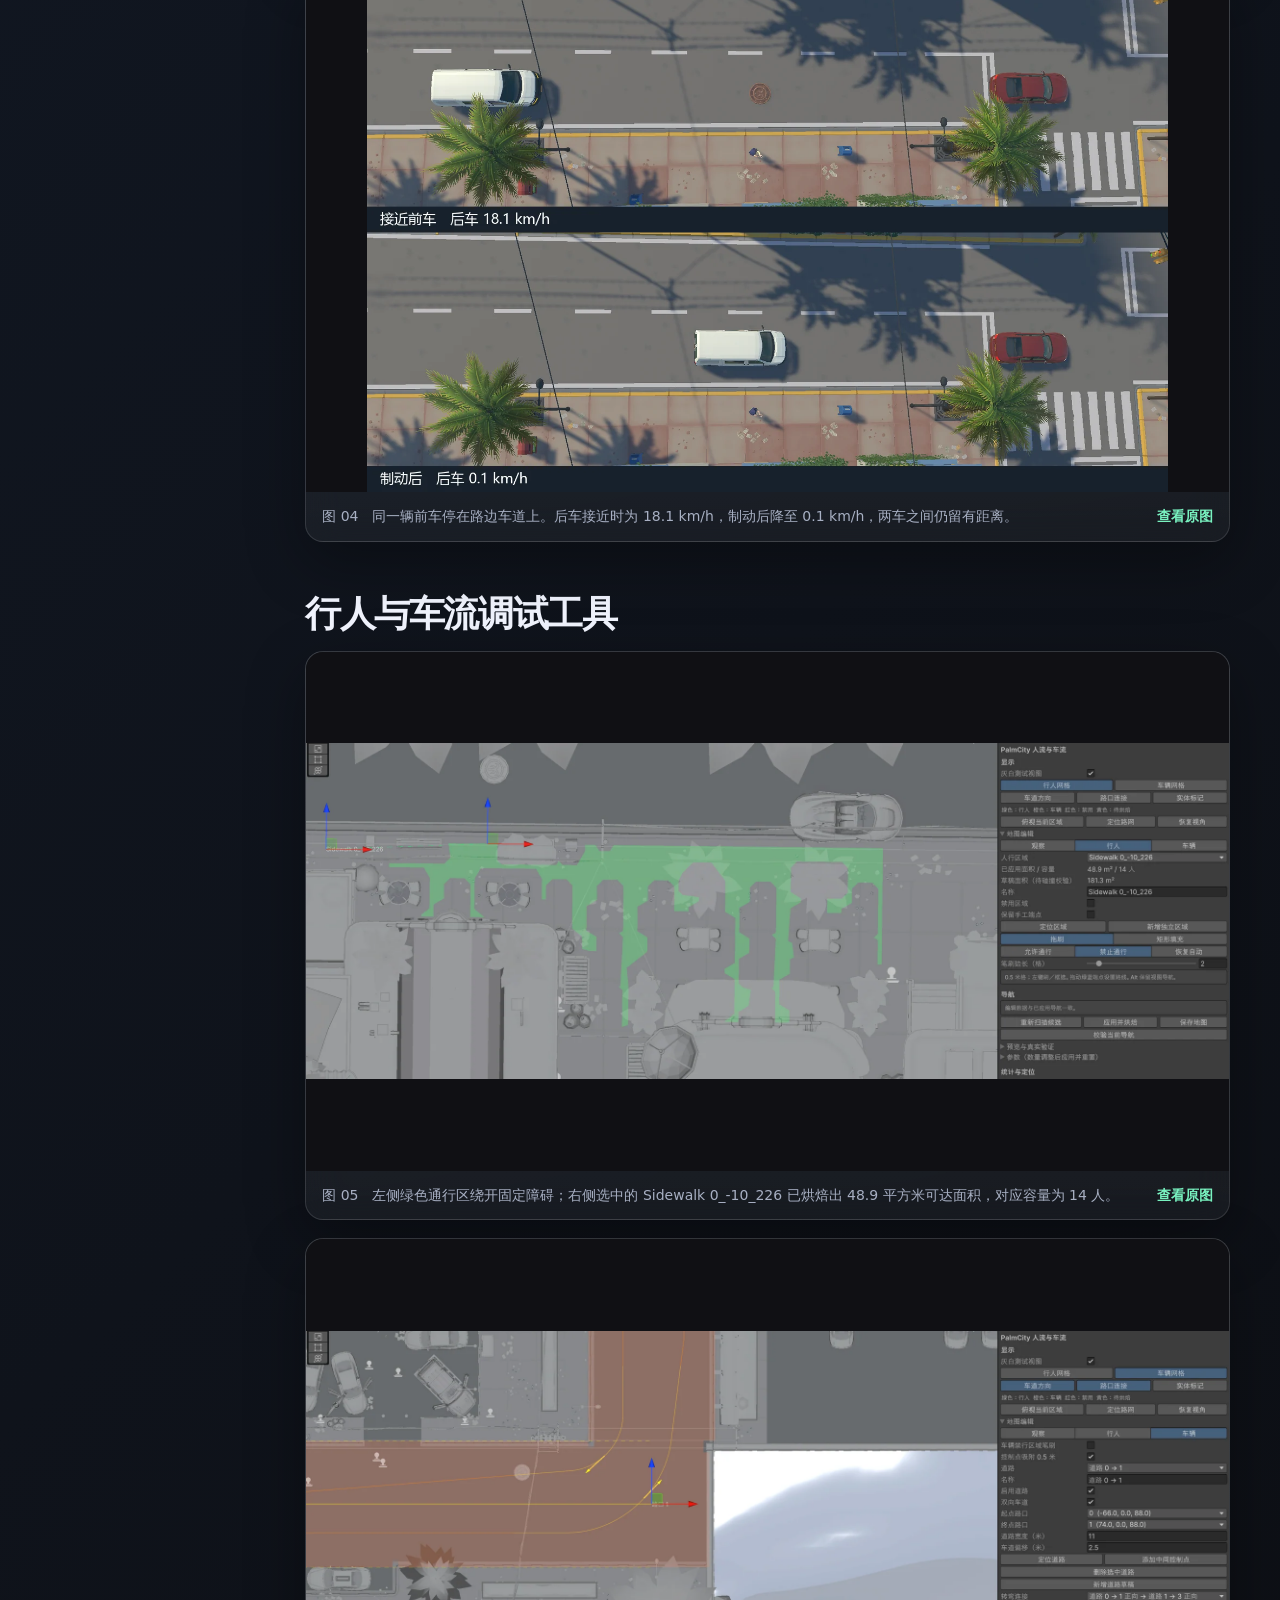
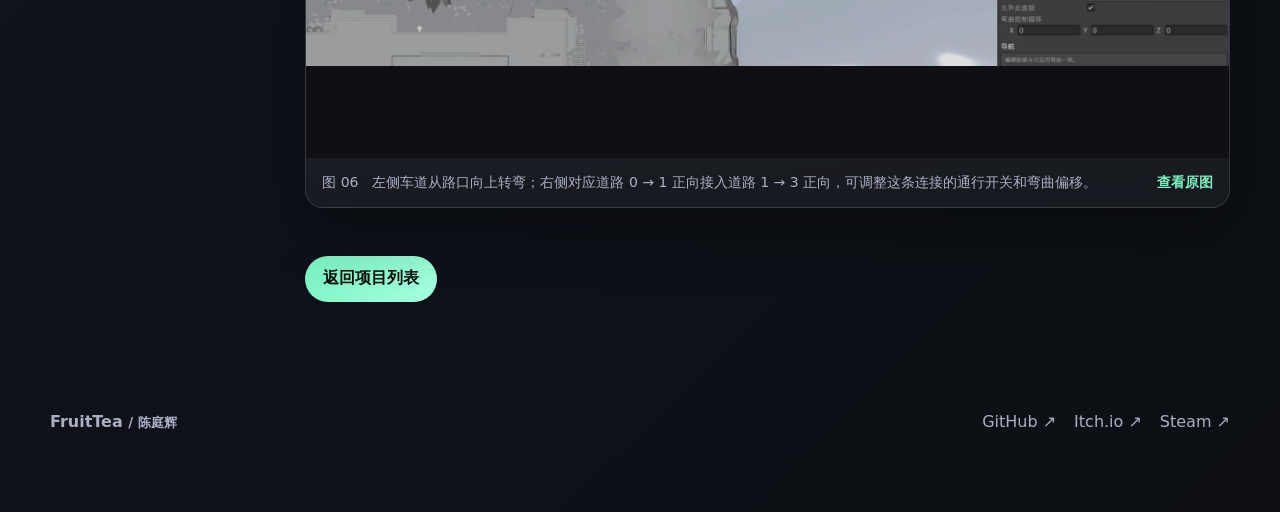
<file: portfolio-3d/open-world.html>
<!doctype html>
<html lang="zh-CN">
<head><meta charset="utf-8"><meta name="viewport" content="width=device-width, initial-scale=1"><title>开放世界第三人称射击原型 | FruitTea 游戏工坊</title>
<meta name="description" content="在 PalmCity 街头越肩射击、驾驶警车过弯，观察行人交会与车流跟停。"><link rel="stylesheet" href="theme.css"><link rel="stylesheet" href="portfolio.css"><link rel="stylesheet" href="../assets/image-preview.css">
</head>
<body id="top" class="open-world-project"><header class="nav"><div class="nav-inner"><a class="logo" href="../index.html"><img src="../assets/portfolio.webp" alt="FruitTea Portfolio"><span>陈庭辉</span></a><nav class="nav-links" aria-label="主导航"><a href="../index.html">作品集首页</a><a href="../index.html#projects">按项目浏览</a></nav></div></header>
<main class="page"><header class="hero-card project-head"><div class="eyebrow">第三人称射击 · 城市交通</div><h1>开放世界第三人称射击原型</h1><p>在 PalmCity 街头越肩射击、驾驶警车过弯，观察行人交会与车流跟停。</p></header>
 <div class="case-layout"><aside><nav class="section-card contents" aria-label="章节导航"><b>项目目录</b><a href="#chapter-1">项目概览</a><a href="#chapter-2">载具驾驶与操控</a><a href="#chapter-3">城市行人与车流系统</a><a href="#chapter-4">行人与车流调试工具</a></nav></aside>
 <div class="chapters"><section id="chapter-1"><div class="section-head"><h2>项目概览</h2></div>
 <figure class="section-card">
   <video class="project-video" width="1280" height="720" controls muted loop playsinline preload="none" poster="assets/open-world/city-tour.webp" src="assets/open-world/city-tour.webm" aria-label="PalmCity 城市巡览"></video>
   <figcaption><span><b>PalmCity 城市巡览</b>　开始界面的镜头依次掠过棕榈大道、游艇码头和海滨游乐场。</span></figcaption>
 </figure>
 <figure class="section-card">
   <video class="project-video" width="1280" height="720" controls muted loop playsinline preload="none" data-poster="assets/open-world/city-drive.webp" src="assets/open-world/city-drive.webm" aria-label="驾车在城市漫游"></video>
   <figcaption><span><b>驾车在城市漫游</b>　玩家驾驶警车穿过街头车流，在路口甩尾转弯，沿海滨道路继续前行。</span></figcaption>
 </figure>
 <figure class="section-card">
   <video class="project-video" width="1280" height="720" controls muted loop playsinline preload="none" data-poster="assets/open-world/vehicle-handling.webp" src="assets/open-world/vehicle-handling.webm" aria-label="多种载具驾驶与上下车动画"></video>
   <figcaption><span><b>多种载具驾驶与上下车动画</b>　玩家依次驾驶警车、跑车和越野皮卡在测试场转弯甩尾，随后展示角色拉开警车车门、上车驾驶和停车下车的动作。</span></figcaption>
 </figure>
 <figure class="section-card">
   <video class="project-video" width="1280" height="720" controls muted loop playsinline preload="none" data-poster="assets/open-world/city-traffic.webp" src="assets/open-world/city-traffic.webm" aria-label="城市行人与车流"></video>
   <figcaption><span><b>城市行人与车流</b>　行人在摩天轮旁的人行道上迎面交错，镜头随后切到街口，一辆白色厢式车与对向驶来的蓝色轿车交会。</span></figcaption>
 </figure>
 <figure class="section-card"><a class="original" href="assets/open-world/original/01-shoulder-shot.webp" aria-label="查看原图：街头越肩开火"><img src="assets/open-world/01-shoulder-shot.webp" alt="街头越肩开火" width="1920" height="1080" loading="lazy" decoding="async" fetchpriority="low"></a>
 <figcaption><span>图 01　警员在 PalmCity 街头越肩开火，枪口火光和墙面上的瞄准位置同框可见。</span><a href="assets/open-world/original/01-shoulder-shot.webp">查看原图</a></figcaption></figure></section><section id="chapter-2"><div class="section-head"><h2>载具驾驶与操控</h2></div><figure class="section-card"><a class="original" href="assets/open-world/original/02-handbrake.webp" aria-label="查看原图：警车手刹过弯"><img src="assets/open-world/02-handbrake.webp" alt="警车手刹过弯" width="1920" height="1080" loading="lazy" fetchpriority="low"></a>
 <figcaption><span>图 02　警车拉起手刹转向，车尾向外滑，后轮在路面留下弯曲的胎印。</span><a href="assets/open-world/original/02-handbrake.webp">查看原图</a></figcaption></figure></section><section id="chapter-3"><div class="section-head"><h2>城市行人与车流系统</h2></div><figure class="section-card"><a class="original" href="assets/open-world/original/03-sidewalk-passing.webp" aria-label="查看原图：两名行人在人行道上错身"><img src="assets/open-world/03-sidewalk-passing.webp" alt="两名行人在人行道上错身" width="1920" height="590" loading="lazy" fetchpriority="low"></a>
 <figcaption><span>图 03　以棕榈树旁的石块为参照，紫衣行人和绿帽行人在同一条人行道上迎面走近，错身后继续前行。</span><a href="assets/open-world/original/03-sidewalk-passing.webp">查看原图</a></figcaption></figure><figure class="section-card"><a class="original" href="assets/open-world/original/04-following-stop.webp" aria-label="查看原图：后车接近与制动后的实测速度"><img src="assets/open-world/04-following-stop.webp" alt="后车接近与制动后的实测速度" width="1480" height="960" loading="lazy" fetchpriority="low"></a>
 <figcaption><span>图 04　同一辆前车停在路边车道上。后车接近时为 18.1 km/h，制动后降至 0.1 km/h，两车之间仍留有距离。</span><a href="assets/open-world/original/04-following-stop.webp">查看原图</a></figcaption></figure></section><section id="chapter-4"><div class="section-head"><h2>行人与车流调试工具</h2></div><figure class="section-card"><a class="original" href="assets/open-world/original/05-walk-region.webp" aria-label="查看原图：人行区的烘焙边界和容量"><img src="assets/open-world/05-walk-region.webp" alt="人行区的烘焙边界和容量" width="1920" height="698" loading="lazy" fetchpriority="low"></a>
 <figcaption><span>图 05　左侧绿色通行区绕开固定障碍；右侧选中的 Sidewalk 0_-10_226 已烘焙出 48.9 平方米可达面积，对应容量为 14 人。</span><a href="assets/open-world/original/05-walk-region.webp">查看原图</a></figcaption></figure><figure class="section-card"><a class="original" href="assets/open-world/original/06-turn-connection.webp" aria-label="查看原图：车道转弯与编辑器中的对应连接"><img src="assets/open-world/06-turn-connection.webp" alt="车道转弯与编辑器中的对应连接" width="1920" height="698" loading="lazy" fetchpriority="low"></a>
 <figcaption><span>图 06　左侧车道从路口向上转弯；右侧对应道路 0 → 1 正向接入道路 1 → 3 正向，可调整这条连接的通行开关和弯曲偏移。</span><a href="assets/open-world/original/06-turn-connection.webp">查看原图</a></figcaption></figure></section><a class="button primary" href="../index.html#projects">返回项目列表</a></div></div></main><footer class="footer page" id="contact"><b>FruitTea <small>/ 陈庭辉</small></b><nav aria-label="相关链接"><a href="https://github.com/fruitteeeeea">GitHub ↗</a><a href="https://fruitteeeeea.itch.io/">Itch.io ↗</a><a href="https://steamcommunity.com/id/qzq233/">Steam ↗</a></nav></footer><script src="../assets/project-video.js"></script><script src="../assets/image-preview.js"></script>
</body></html>
</file>
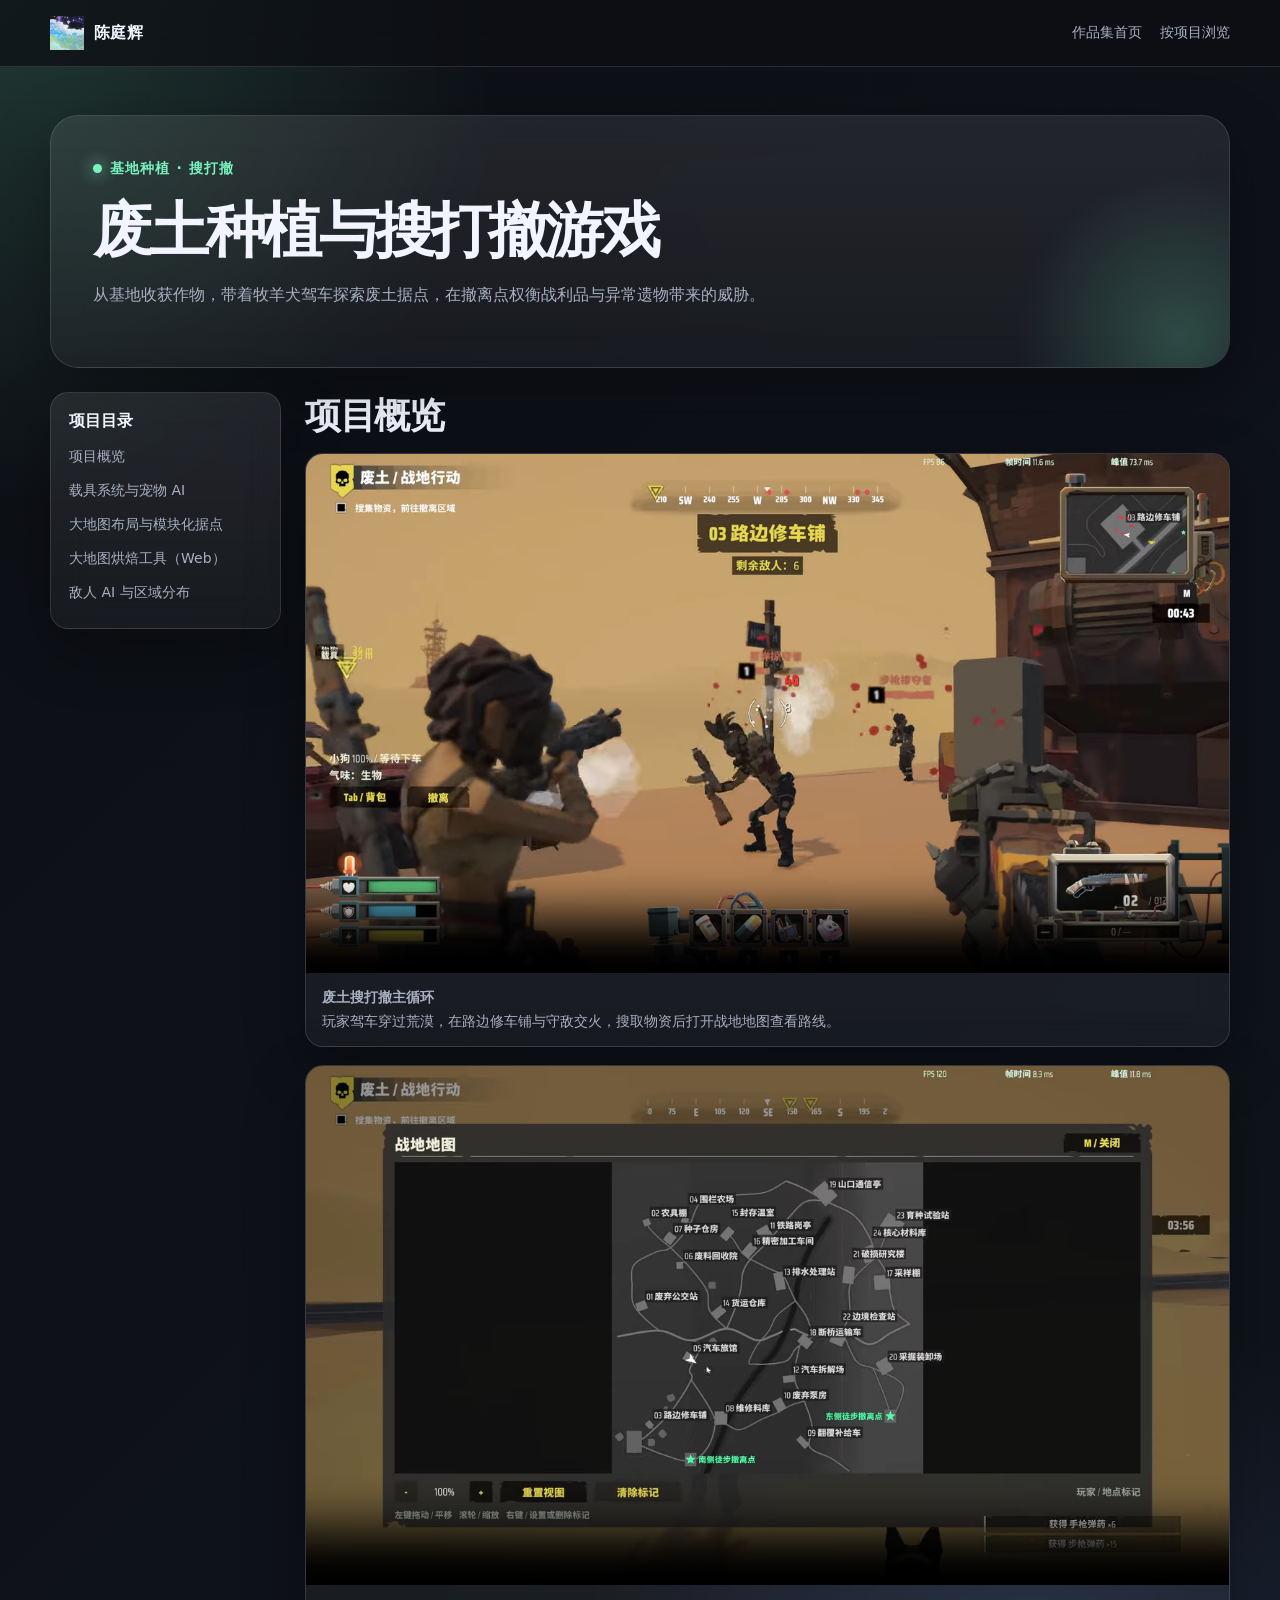
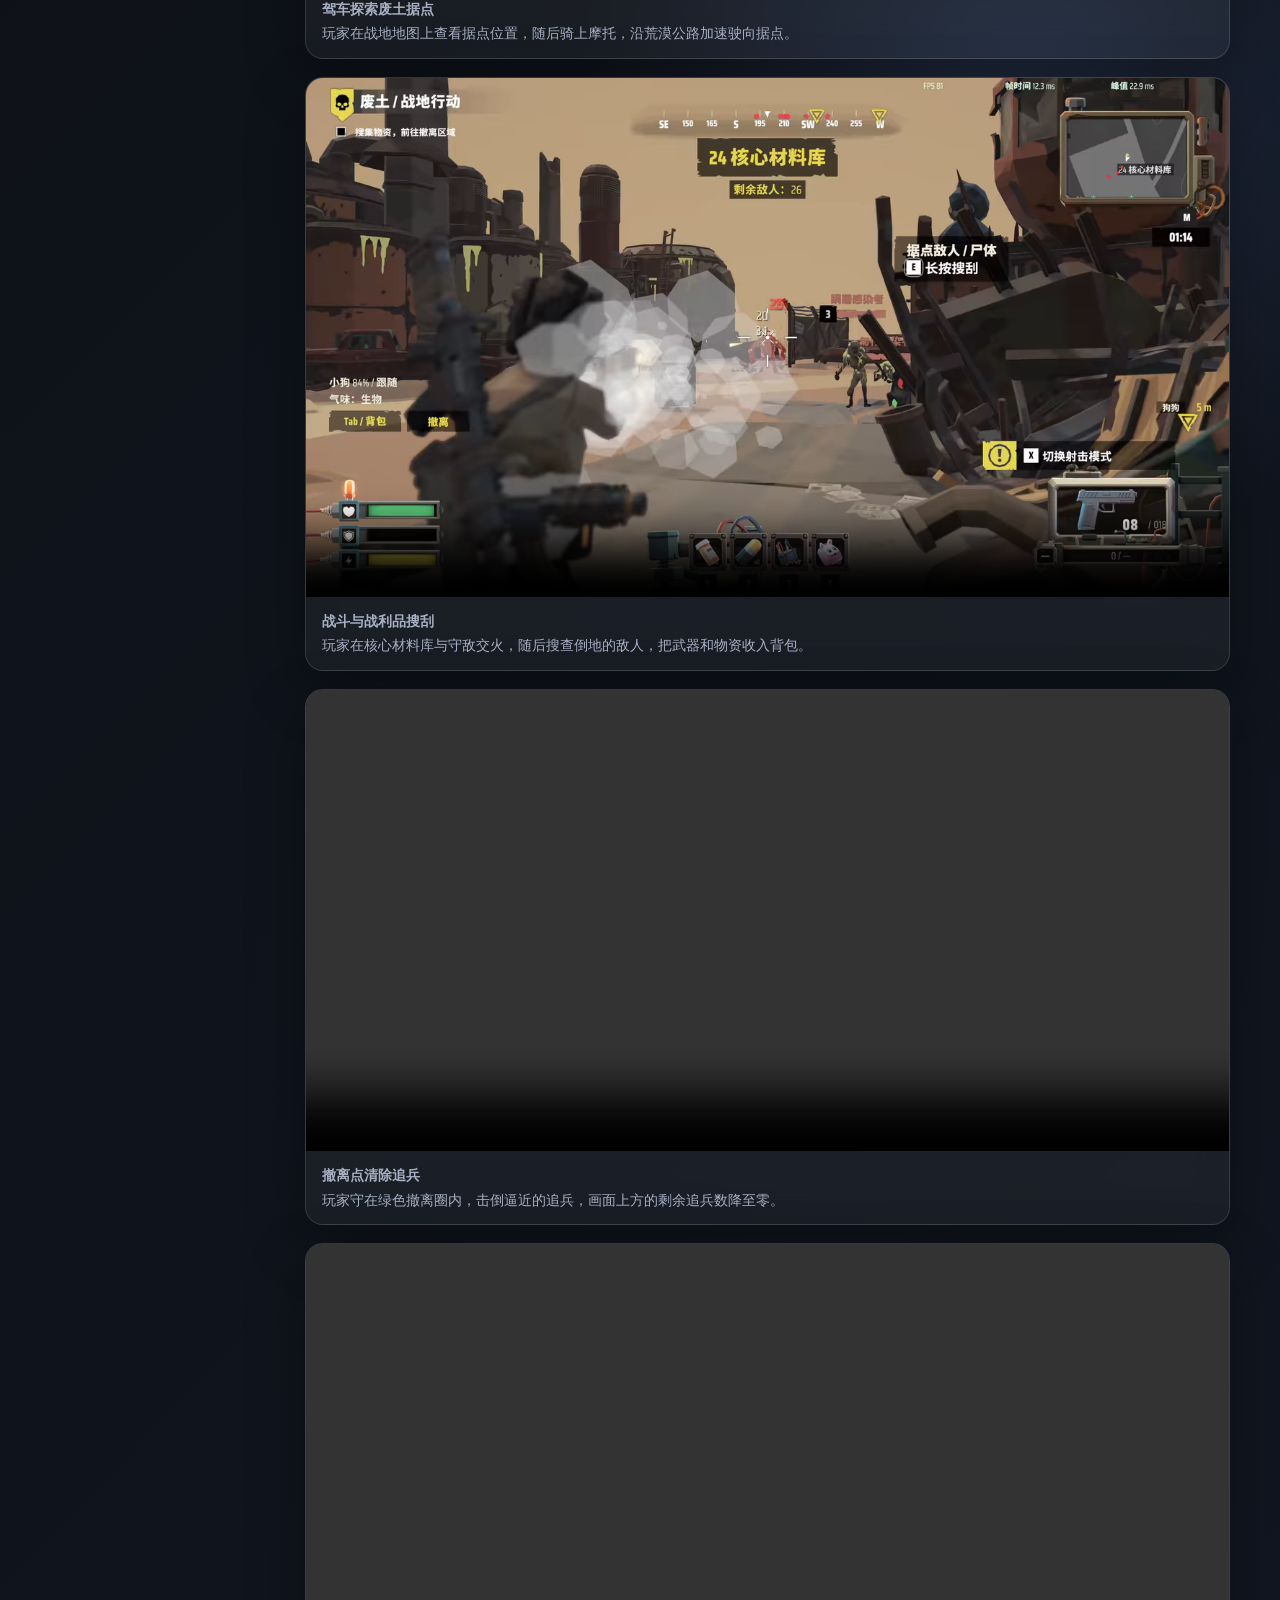
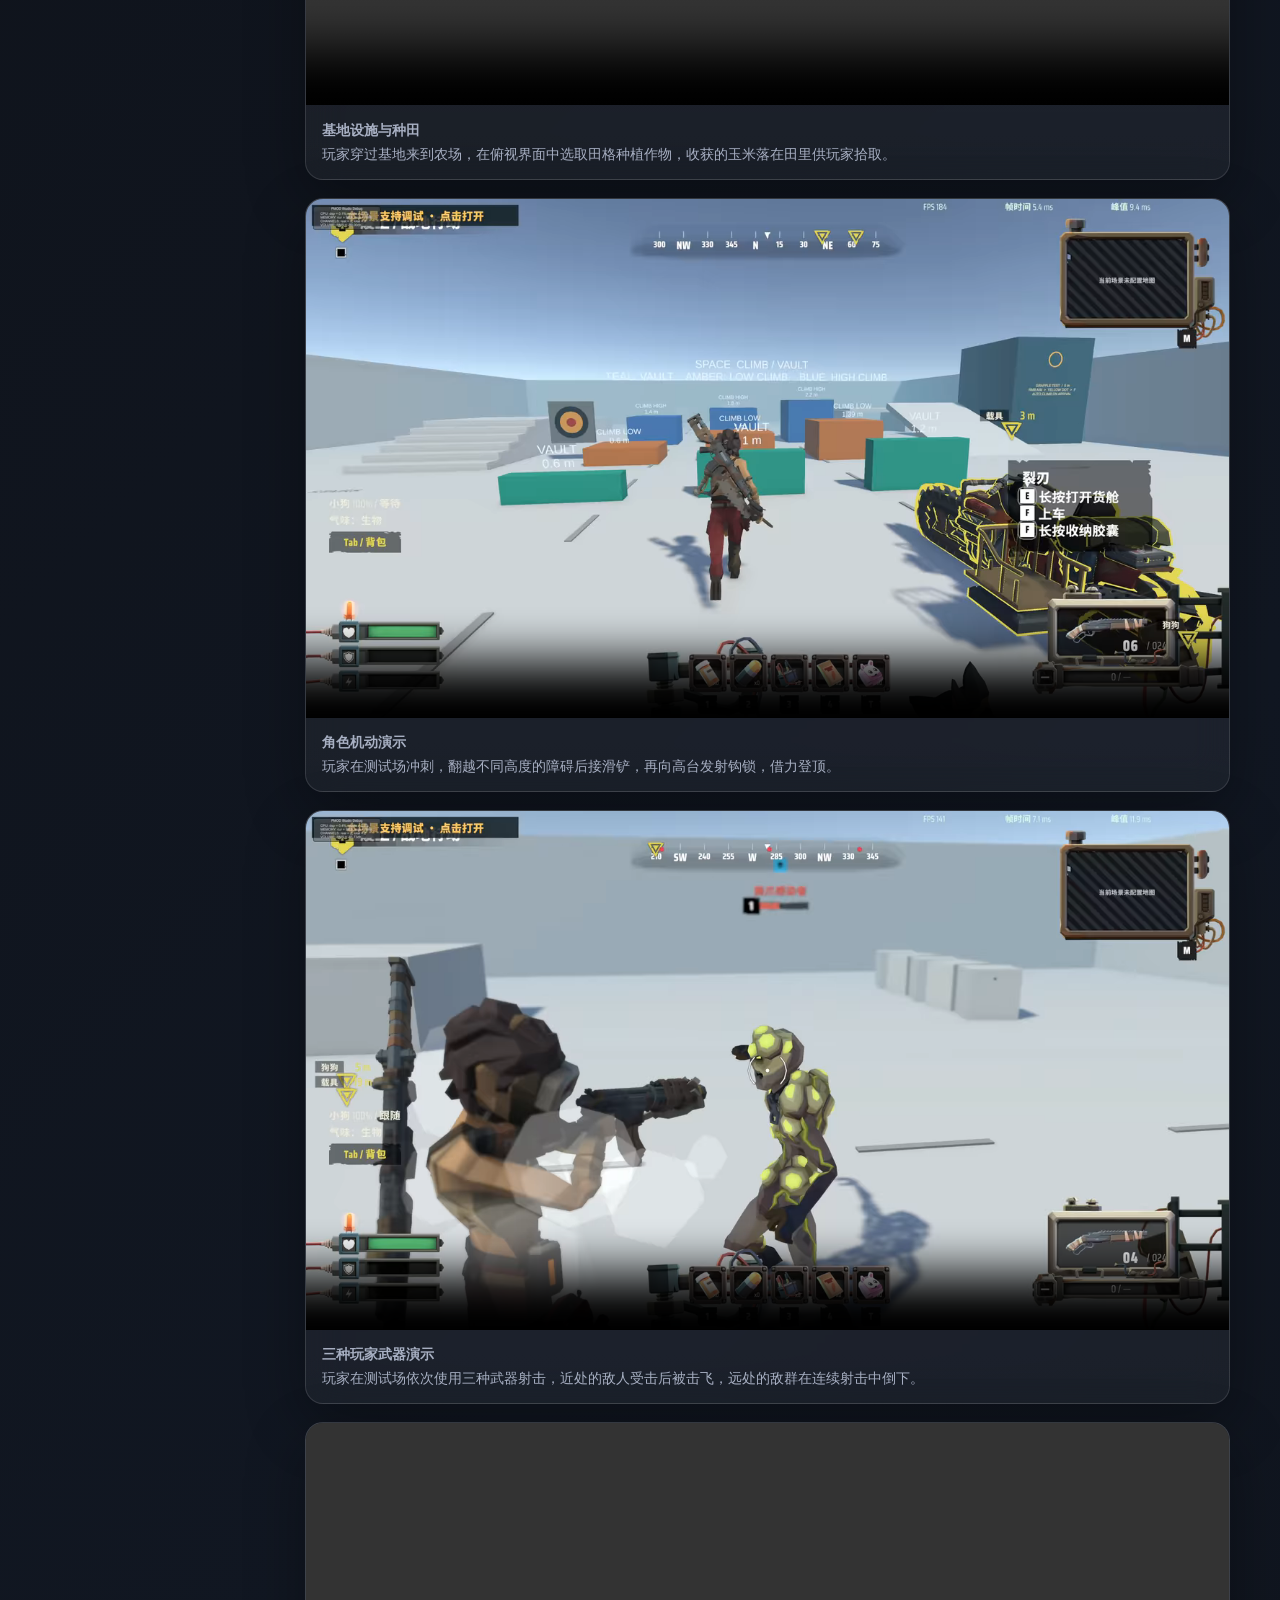
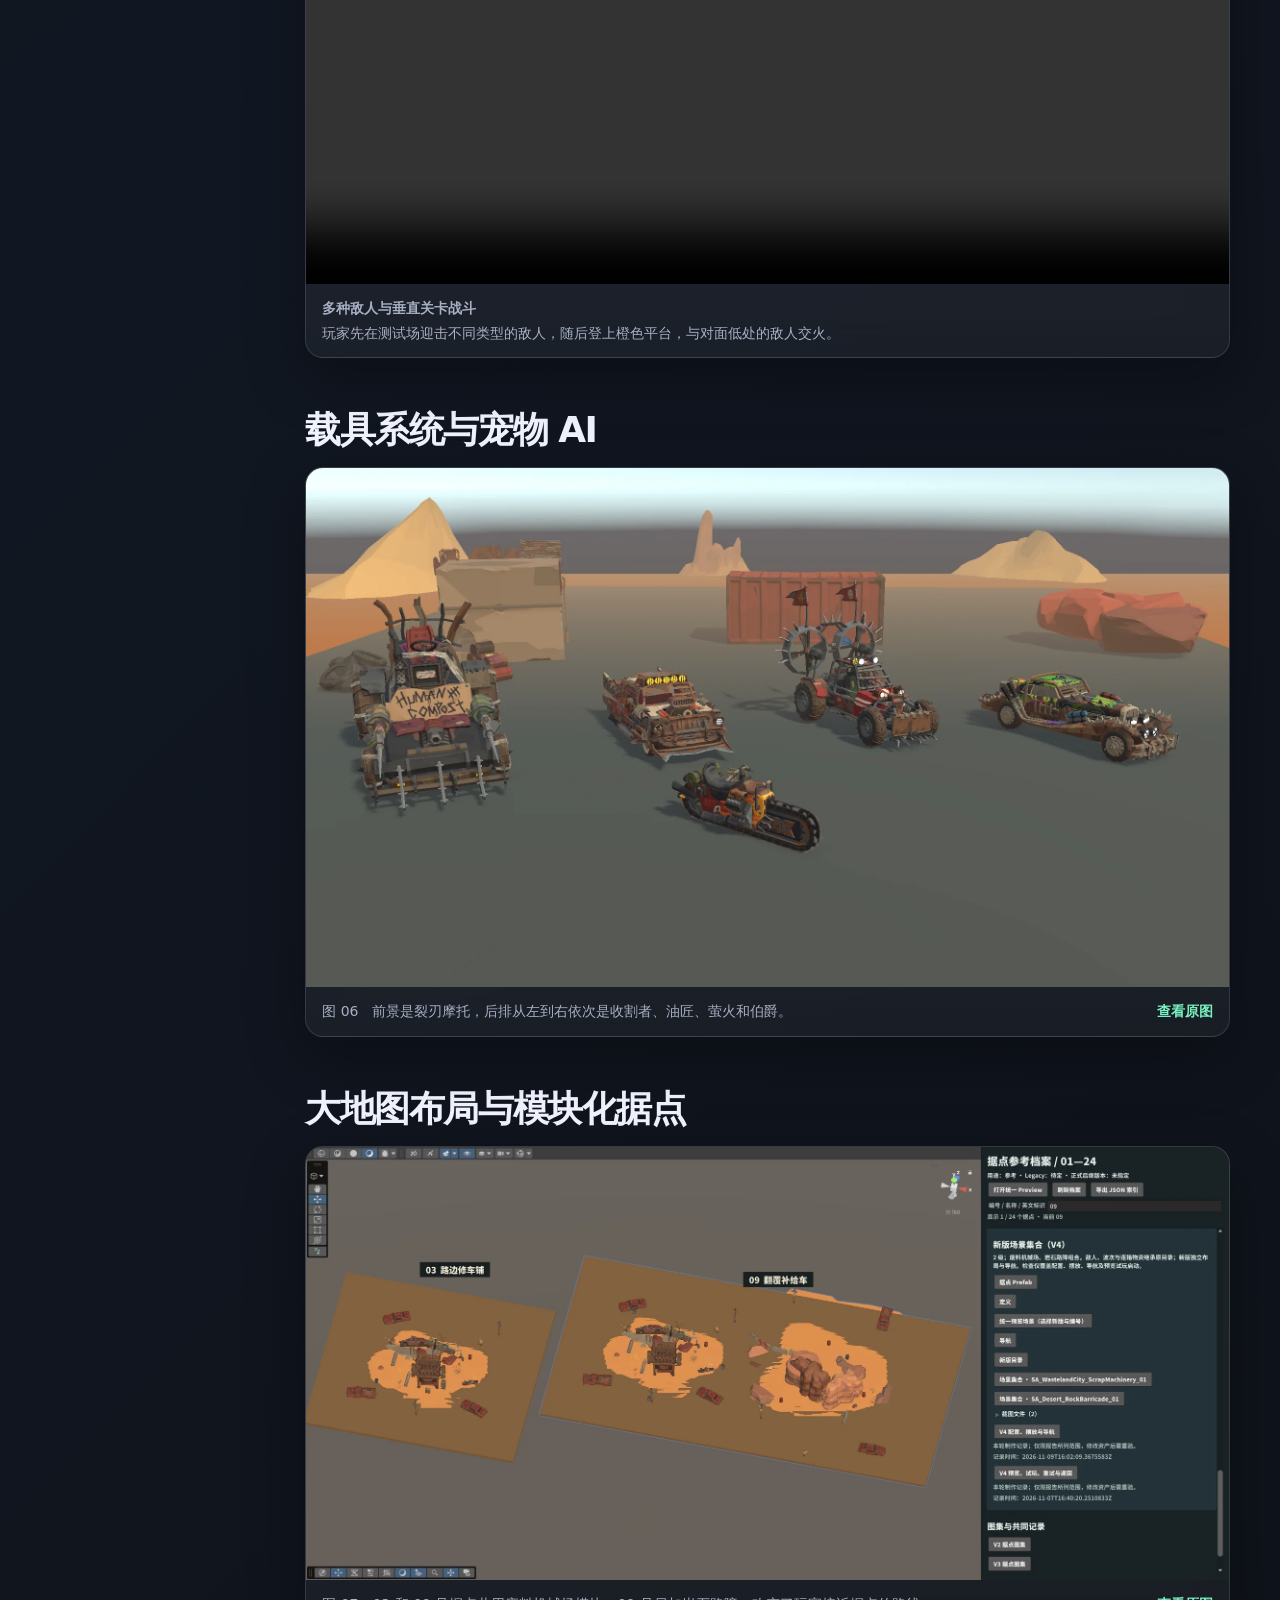
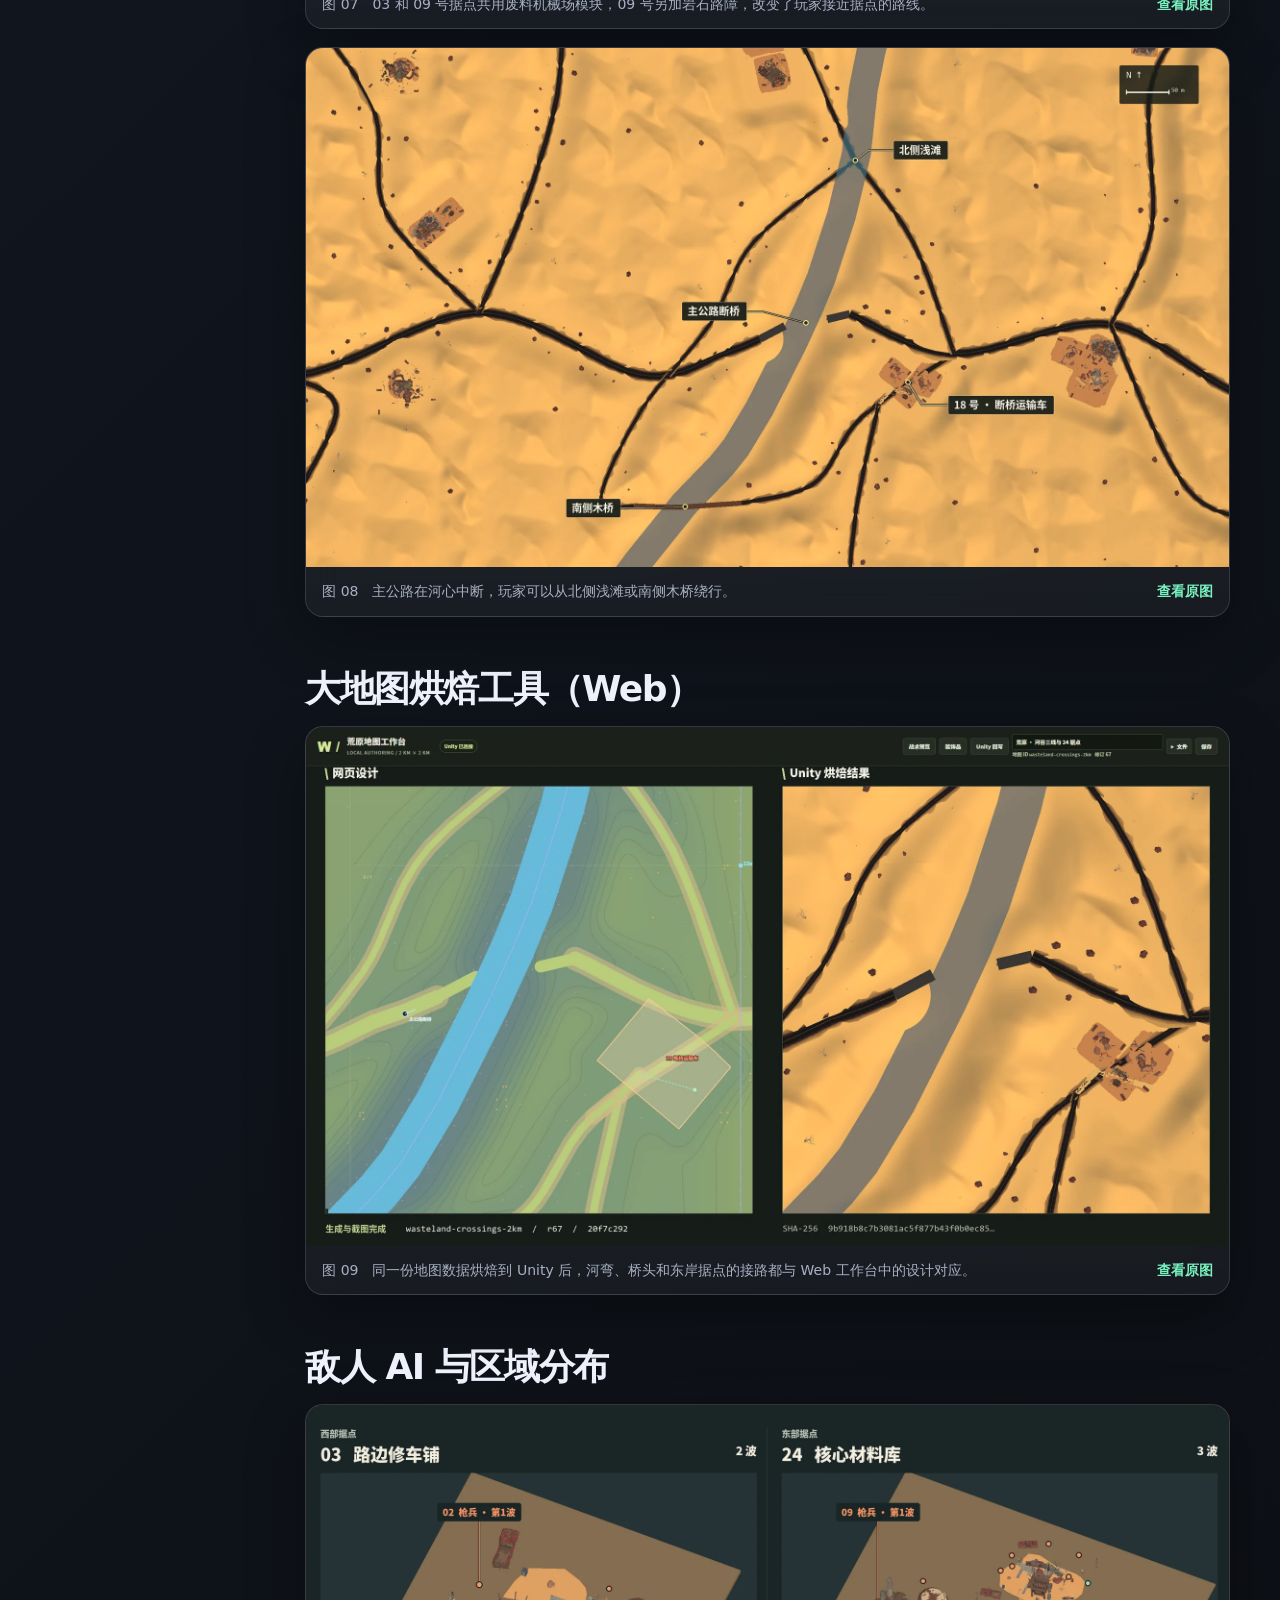
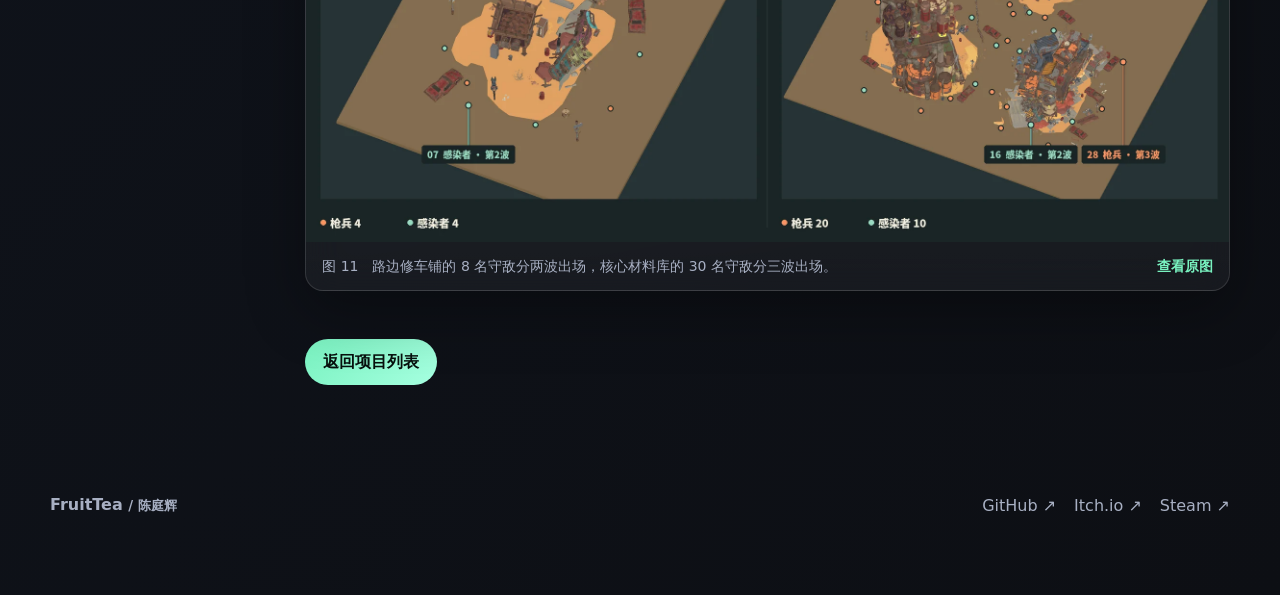
<file: portfolio-3d/wasteland.html>
<!doctype html>
<html lang="zh-CN">
<head><meta charset="utf-8"><meta name="viewport" content="width=device-width, initial-scale=1"><title>废土种植与搜打撤游戏 | FruitTea 游戏工坊</title>
<meta name="description" content="从基地收获作物，带着牧羊犬驾车探索废土据点，在撤离点权衡战利品与异常遗物带来的威胁。"><link rel="stylesheet" href="theme.css"><link rel="stylesheet" href="portfolio.css"><link rel="stylesheet" href="../assets/image-preview.css">
</head>
<body id="top"><header class="nav"><div class="nav-inner"><a class="logo" href="../index.html"><img src="../assets/portfolio.webp" alt="FruitTea Portfolio"><span>陈庭辉</span></a><nav class="nav-links" aria-label="主导航"><a href="../index.html">作品集首页</a><a href="../index.html#projects">按项目浏览</a></nav></div></header>
<main class="page"><header class="hero-card project-head"><div class="eyebrow">基地种植 · 搜打撤</div><h1>废土种植与搜打撤游戏</h1><p>从基地收获作物，带着牧羊犬驾车探索废土据点，在撤离点权衡战利品与异常遗物带来的威胁。</p></header>
 <div class="case-layout"><aside><nav class="section-card contents" aria-label="章节导航"><b>项目目录</b><a href="#chapter-1">项目概览</a><template><a href="#chapter-2">角色移动与操控</a></template><a href="#chapter-3">载具系统与宠物 AI</a><a href="#chapter-4">大地图布局与模块化据点</a><a href="#chapter-5">大地图烘焙工具（Web）</a><a href="#chapter-6">敌人 AI 与区域分布</a></nav></aside>
 <div class="chapters"><section id="chapter-1"><div class="section-head"><h2>项目概览</h2></div>
 <figure class="section-card">
   <video class="project-video" width="1280" height="720" controls muted loop playsinline preload="none" poster="assets/wasteland/main-loop.webp" src="assets/wasteland/main-loop.webm" aria-label="废土搜打撤主循环"></video>
   <figcaption><span><strong>废土搜打撤主循环</strong><br>玩家驾车穿过荒漠，在路边修车铺与守敌交火，搜取物资后打开战地地图查看路线。</span></figcaption>
 </figure>
 <figure class="section-card">
   <video class="project-video" width="1280" height="720" controls muted loop playsinline preload="none" data-poster="assets/wasteland/outpost-drive.webp" src="assets/wasteland/outpost-drive.webm" aria-label="驾车探索废土据点"></video>
   <figcaption><span><strong>驾车探索废土据点</strong><br>玩家在战地地图上查看据点位置，随后骑上摩托，沿荒漠公路加速驶向据点。</span></figcaption>
 </figure>
 <figure class="section-card">
   <video class="project-video" width="1280" height="720" controls muted loop playsinline preload="none" data-poster="assets/wasteland/combat-loot.webp" src="assets/wasteland/combat-loot.webm" aria-label="战斗与战利品搜刮"></video>
   <figcaption><span><strong>战斗与战利品搜刮</strong><br>玩家在核心材料库与守敌交火，随后搜查倒地的敌人，把武器和物资收入背包。</span></figcaption>
 </figure>
 <figure class="section-card">
   <video class="project-video" width="1280" height="720" controls muted loop playsinline preload="none" data-poster="assets/wasteland/extraction-fight.webp" src="assets/wasteland/extraction-fight.webm" aria-label="撤离点清除追兵"></video>
   <figcaption><span><strong>撤离点清除追兵</strong><br>玩家守在绿色撤离圈内，击倒逼近的追兵，画面上方的剩余追兵数降至零。</span></figcaption>
 </figure>
 <figure class="section-card">
   <video class="project-video" width="1280" height="720" controls muted loop playsinline preload="none" data-poster="assets/wasteland/base-farming.webp" src="assets/wasteland/base-farming.webm" aria-label="基地设施与种田"></video>
   <figcaption><span><strong>基地设施与种田</strong><br>玩家穿过基地来到农场，在俯视界面中选取田格种植作物，收获的玉米落在田里供玩家拾取。</span></figcaption>
 </figure>
 <figure class="section-card">
   <video class="project-video" width="1280" height="720" controls muted loop playsinline preload="none" data-poster="assets/wasteland/player-mobility.webp" src="assets/wasteland/player-mobility.webm" aria-label="角色机动演示"></video>
   <figcaption><span><strong>角色机动演示</strong><br>玩家在测试场冲刺，翻越不同高度的障碍后接滑铲，再向高台发射钩锁，借力登顶。</span></figcaption>
 </figure>
 <figure class="section-card">
   <video class="project-video" width="1280" height="720" controls muted loop playsinline preload="none" data-poster="assets/wasteland/player-weapons.webp" src="assets/wasteland/player-weapons.webm" aria-label="三种玩家武器演示"></video>
   <figcaption><span><strong>三种玩家武器演示</strong><br>玩家在测试场依次使用三种武器射击，近处的敌人受击后被击飞，远处的敌群在连续射击中倒下。</span></figcaption>
 </figure>
 <figure class="section-card">
   <video class="project-video" width="1280" height="720" controls muted loop playsinline preload="none" data-poster="assets/wasteland/enemy-encounters.webp" src="assets/wasteland/enemy-encounters.webm" aria-label="多种敌人与垂直关卡战斗"></video>
   <figcaption><span><strong>多种敌人与垂直关卡战斗</strong><br>玩家先在测试场迎击不同类型的敌人，随后登上橙色平台，与对面低处的敌人交火。</span></figcaption>
 </figure>
 <template><figure class="section-card"><a class="original" href="assets/wasteland/original/01-base-harvest.webp" aria-label="查看原图：基地田格中的玉米收获"><img src="assets/wasteland/01-base-harvest.webp" alt="基地田格中的玉米收获" width="1920" height="1080" loading="lazy" fetchpriority="low"></a>
 <figcaption><span>图 01　成熟玉米从田格中弹出，落地后可由玩家拾取。</span><a href="assets/wasteland/original/01-base-harvest.webp">查看原图</a></figcaption></figure></template><template><figure class="section-card"><a class="original" href="assets/wasteland/original/02-extraction-risk.webp" aria-label="查看原图：撤离点的异常遗物风险评估"><img src="assets/wasteland/02-extraction-risk.webp" alt="撤离点的异常遗物风险评估" width="1920" height="806" loading="lazy" fetchpriority="low"></a>
 <figcaption><span>图 02　在撤离点选中异常遗物后，面板显示丢弃它可将总威胁从 99 降至 57。</span><a href="assets/wasteland/original/02-extraction-risk.webp">查看原图</a></figcaption></figure></template></section><section id="chapter-2" hidden><div class="section-head"><h2>角色移动与操控</h2></div><template><figure class="section-card"><a class="original" href="assets/wasteland/original/03-vault.webp" aria-label="查看原图：角色冲刺翻越矮路障"><img src="assets/wasteland/03-vault.webp" alt="角色冲刺翻越矮路障" width="1920" height="1080" loading="lazy" fetchpriority="low"></a>
 <figcaption><span>图 03　角色在冲刺中单手撑住矮路障，借势翻到另一侧。</span><a href="assets/wasteland/original/03-vault.webp">查看原图</a></figcaption></figure></template><template><figure class="section-card"><a class="original" href="assets/wasteland/original/04-grapple.webp" aria-label="查看原图：钩锁将角色拉向集装箱"><img src="assets/wasteland/04-grapple.webp" alt="钩锁将角色拉向集装箱" width="1920" height="1080" loading="lazy" fetchpriority="low"></a>
 <figcaption><span>图 04　钩锁挂住高处的集装箱，绳索收紧后将角色拉向锚点。</span><a href="assets/wasteland/original/04-grapple.webp">查看原图</a></figcaption></figure></template></section><section id="chapter-3"><div class="section-head"><h2>载具系统与宠物 AI</h2></div><template><figure class="section-card"><a class="original" href="assets/wasteland/original/05-dog-boarding.webp" aria-label="查看原图：牧羊犬从车后跃上摩托"><img src="assets/wasteland/05-dog-boarding.webp" alt="牧羊犬从车后跃上摩托" width="1920" height="1080" loading="lazy" fetchpriority="low"></a>
 <figcaption><span>图 05　骑手就位后，牧羊犬会自行绕到摩托车后方，跃上乘客座。</span><a href="assets/wasteland/original/05-dog-boarding.webp">查看原图</a></figcaption></figure></template><figure class="section-card"><a class="original" href="assets/wasteland/original/06-vehicles.webp" aria-label="查看原图：五种载具并排展示"><img src="assets/wasteland/06-vehicles.webp" alt="五种载具并排展示" width="1920" height="1080" loading="lazy" fetchpriority="low"></a>
 <figcaption><span>图 06　前景是裂刃摩托，后排从左到右依次是收割者、油匠、萤火和伯爵。</span><a href="assets/wasteland/original/06-vehicles.webp">查看原图</a></figcaption></figure></section><section id="chapter-4"><div class="section-head"><h2>大地图布局与模块化据点</h2></div><figure class="section-card"><a class="original" href="assets/wasteland/original/07-modular-outposts.webp" aria-label="查看原图：两个据点共用废料机械场模块"><img src="assets/wasteland/07-modular-outposts.webp" alt="两个据点共用废料机械场模块" width="1920" height="901" loading="lazy" fetchpriority="low"></a>
 <figcaption><span>图 07　03 和 09 号据点共用废料机械场模块，09 号另加岩石路障，改变了玩家接近据点的路线。</span><a href="assets/wasteland/original/07-modular-outposts.webp">查看原图</a></figcaption></figure><figure class="section-card"><a class="original" href="assets/wasteland/original/08-valley-routes.webp" aria-label="查看原图：河谷断桥两侧的绕行路线"><img src="assets/wasteland/08-valley-routes.webp" alt="河谷断桥两侧的绕行路线" width="1920" height="1080" loading="lazy" fetchpriority="low"></a>
 <figcaption><span>图 08　主公路在河心中断，玩家可以从北侧浅滩或南侧木桥绕行。</span><a href="assets/wasteland/original/08-valley-routes.webp">查看原图</a></figcaption></figure></section><section id="chapter-5"><div class="section-head"><h2>大地图烘焙工具（Web）</h2></div><figure class="section-card"><a class="original" href="assets/wasteland/original/09-web-bake.webp" aria-label="查看原图：Web 地图设计与 Unity 烘焙结果对照"><img src="assets/wasteland/09-web-bake.webp" alt="Web 地图设计与 Unity 烘焙结果对照" width="1920" height="1080" loading="lazy" fetchpriority="low"></a>
 <figcaption><span>图 09　同一份地图数据烘焙到 Unity 后，河弯、桥头和东岸据点的接路都与 Web 工作台中的设计对应。</span><a href="assets/wasteland/original/09-web-bake.webp">查看原图</a></figcaption></figure></section><section id="chapter-6"><div class="section-head"><h2>敌人 AI 与区域分布</h2></div><template><figure class="section-card"><a class="original" href="assets/wasteland/original/10-cover-fire.webp" aria-label="查看原图：步枪掠夺者从掩体后起身开火"><img src="assets/wasteland/10-cover-fire.webp" alt="步枪掠夺者从掩体后起身开火" width="1920" height="1080" loading="lazy" fetchpriority="low"></a>
 <figcaption><span>图 10　步枪掠夺者从低掩体后起身，等枪口越过护栏才向玩家开火。</span><a href="assets/wasteland/original/10-cover-fire.webp">查看原图</a></figcaption></figure></template><figure class="section-card"><a class="original" href="assets/wasteland/original/11-enemy-distribution.webp" aria-label="查看原图：路边修车铺与核心材料库的守敌波次"><img src="assets/wasteland/11-enemy-distribution.webp" alt="路边修车铺与核心材料库的守敌波次" width="1920" height="908" loading="lazy" fetchpriority="low"></a>
 <figcaption><span>图 11　路边修车铺的 8 名守敌分两波出场，核心材料库的 30 名守敌分三波出场。</span><a href="assets/wasteland/original/11-enemy-distribution.webp">查看原图</a></figcaption></figure></section><a class="button primary" href="../index.html#projects">返回项目列表</a></div></div></main><footer class="footer page" id="contact"><b>FruitTea <small>/ 陈庭辉</small></b><nav aria-label="相关链接"><a href="https://github.com/fruitteeeeea">GitHub ↗</a><a href="https://fruitteeeeea.itch.io/">Itch.io ↗</a><a href="https://steamcommunity.com/id/qzq233/">Steam ↗</a></nav></footer><script src="../assets/project-video.js"></script><script src="../assets/image-preview.js"></script>
</body></html>
</file>
<file: portfolio-3d/theme.css>
:root {
      --bg: #0d0f14;
      --bg-soft: #151922;
      --card: rgba(255, 255, 255, 0.075);
      --card-strong: rgba(255, 255, 255, 0.12);
      --text: #f2f5ff;
      --muted: #a8b0c3;
      --line: rgba(255, 255, 255, 0.12);
      --accent: #79f2c0;
      --accent-2: #7aa8ff;
      --accent-3: #ffcc66;
      --danger: #ff7a90;
      --shadow: 0 20px 60px rgba(0, 0, 0, 0.32);
      --radius-lg: 28px;
      --radius-md: 18px;
      --radius-sm: 12px;
      font-family: Inter, "PingFang SC", "Microsoft YaHei", system-ui, -apple-system, BlinkMacSystemFont, sans-serif;
    }

    * {
      box-sizing: border-box;
    }

    html {
      scroll-behavior: smooth;
    }

    body {
      margin: 0;
      color: var(--text);
      background:
        radial-gradient(circle at top left, rgba(121, 242, 192, 0.18), transparent 32rem),
        radial-gradient(circle at 80% 20%, rgba(122, 168, 255, 0.16), transparent 28rem),
        linear-gradient(135deg, #0d0f14 0%, #111722 52%, #0d0f14 100%);
      min-height: 100vh;
      overflow-x: hidden;
    }

    body::before {
      content: "";
      position: fixed;
      inset: 0;
      pointer-events: none;
      opacity: 0.22;
      background-image:
        linear-gradient(rgba(255, 255, 255, 0.05) 1px, transparent 1px),
        linear-gradient(90deg, rgba(255, 255, 255, 0.05) 1px, transparent 1px);
      background-size: 48px 48px;
      mask-image: linear-gradient(to bottom, black, transparent 78%);
      z-index: -1;
    }

    a {
      color: inherit;
      text-decoration: none;
    }

    img {
      max-width: 100%;
      display: block;
    }

    .page {
      width: min(1180px, calc(100% - 36px));
      margin: 0 auto;
    }

    .nav {
      position: sticky;
      top: 0;
      z-index: 20;
      backdrop-filter: blur(18px);
      background: rgba(13, 15, 20, 0.72);
      border-bottom: 1px solid var(--line);
    }

    .nav-inner {
      width: min(1180px, calc(100% - 36px));
      margin: 0 auto;
      display: flex;
      align-items: center;
      justify-content: space-between;
      padding: 16px 0;
      gap: 20px;
    }

    .logo {
      display: flex;
      align-items: center;
      gap: 10px;
      font-weight: 800;
      letter-spacing: 0.02em;
    }

    .logo img {
      width: auto;
      height: 34px;
      object-fit: contain;
    }

    .nav-links {
      display: flex;
      align-items: center;
      gap: 18px;
      color: var(--muted);
      font-size: 14px;
    }

    .nav-links a:hover {
      color: var(--text);
    }

    .hero {
      padding: 86px 0 56px;
      display: grid;
      grid-template-columns: 1.18fr 0.82fr;
      gap: 32px;
      align-items: stretch;
    }

    .hero-card,
    .profile-card,
    .section-card,
    .project-card,
    .detail-card,
    .jam-card,
    .prototype-card {
      border: 1px solid var(--line);
      background: linear-gradient(180deg, rgba(255, 255, 255, 0.09), rgba(255, 255, 255, 0.045));
      box-shadow: var(--shadow);
      backdrop-filter: blur(18px);
    }

    .hero-card {
      border-radius: var(--radius-lg);
      padding: 42px;
      position: relative;
      overflow: hidden;
    }

    .hero-card::after {
      content: "";
      position: absolute;
      right: -120px;
      bottom: -140px;
      width: 340px;
      height: 340px;
      background: radial-gradient(circle, rgba(121, 242, 192, 0.22), transparent 68%);
    }

    .eyebrow {
      display: inline-flex;
      align-items: center;
      gap: 8px;
      color: var(--accent);
      font-size: 14px;
      font-weight: 700;
      letter-spacing: 0.08em;
      text-transform: uppercase;
      margin-bottom: 18px;
    }

    .eyebrow::before {
      content: "";
      width: 9px;
      height: 9px;
      border-radius: 999px;
      background: var(--accent);
      box-shadow: 0 0 16px var(--accent);
    }

    h1 {
      margin: 0;
      font-size: clamp(40px, 7vw, 76px);
      line-height: 0.96;
      letter-spacing: -0.06em;
    }

    .hero-subtitle {
      margin: 16px 0 0;
      color: var(--accent);
      font-size: clamp(18px, 2.4vw, 26px);
      line-height: 1.35;
      font-weight: 800;
    }

    .hero p {
      margin: 24px 0 0;
      color: var(--muted);
      font-size: 18px;
      line-height: 1.85;
      max-width: 680px;
    }

    .hero-actions {
      display: flex;
      flex-wrap: wrap;
      gap: 14px;
      margin-top: 34px;
      position: relative;
      z-index: 1;
    }

    .button {
      display: inline-flex;
      align-items: center;
      justify-content: center;
      min-height: 46px;
      padding: 0 18px;
      border-radius: 999px;
      border: 1px solid var(--line);
      color: var(--text);
      background: rgba(255, 255, 255, 0.07);
      font-weight: 700;
      transition: transform 0.18s ease, background 0.18s ease, border-color 0.18s ease;
    }

    .button:hover {
      transform: translateY(-2px);
      background: rgba(255, 255, 255, 0.12);
      border-color: rgba(255, 255, 255, 0.28);
    }

    .button.primary {
      color: #07100d;
      background: linear-gradient(135deg, var(--accent), #a6ffe0);
      border: 0;
    }

    .profile-card {
      border-radius: var(--radius-lg);
      padding: 28px;
      display: flex;
      flex-direction: column;
      justify-content: space-between;
      min-height: 420px;
    }

    .profile-grid {
      display: grid;
      grid-template-columns: repeat(2, 1fr);
      gap: 12px;
    }

    .stat {
      padding: 18px;
      border-radius: var(--radius-md);
      background: rgba(255, 255, 255, 0.07);
      border: 1px solid var(--line);
    }

    .stat strong {
      display: block;
      font-size: 28px;
      margin-bottom: 6px;
    }

    .stat span {
      color: var(--muted);
      font-size: 13px;
    }

    .link-list {
      display: grid;
      gap: 12px;
      margin-top: 24px;
    }

    .link-list a {
      display: flex;
      align-items: center;
      justify-content: space-between;
      padding: 14px 16px;
      border: 1px solid var(--line);
      border-radius: var(--radius-sm);
      color: var(--muted);
      background: rgba(255, 255, 255, 0.055);
    }

    .link-list a:hover {
      color: var(--text);
      background: rgba(255, 255, 255, 0.1);
    }

    section {
      padding: 42px 0;
    }

    .section-head {
      display: flex;
      align-items: flex-end;
      justify-content: space-between;
      gap: 24px;
      margin-bottom: 22px;
    }

    .section-head h2 {
      margin: 0;
      font-size: clamp(28px, 4vw, 46px);
      letter-spacing: -0.04em;
    }

    .section-head p {
      margin: 8px 0 0;
      max-width: 640px;
      color: var(--muted);
      line-height: 1.75;
    }

    .tag-row {
      display: flex;
      flex-wrap: wrap;
      gap: 10px;
      margin-top: 18px;
    }

    .tag {
      display: inline-flex;
      align-items: center;
      min-height: 28px;
      padding: 0 10px;
      border-radius: 999px;
      border: 1px solid var(--line);
      color: var(--muted);
      font-size: 13px;
      background: rgba(255, 255, 255, 0.055);
    }

    .project-grid {
      display: grid;
      grid-template-columns: repeat(3, 1fr);
      gap: 18px;
    }

    .project-card {
      border-radius: var(--radius-lg);
      overflow: hidden;
      transition: transform 0.22s ease, border-color 0.22s ease;
    }

    .project-card:hover {
      transform: translateY(-6px);
      border-color: rgba(121, 242, 192, 0.36);
    }

    .project-card .battlegalaxy-cover {
      width: 100%;
      aspect-ratio: 1866 / 1263;
      object-fit: cover;
      object-position: center top;
    }

    .project-cover {
      min-height: 190px;
      background:
        linear-gradient(135deg, rgba(121, 242, 192, 0.14), rgba(122, 168, 255, 0.1)),
        #111722;
      display: flex;
      align-items: center;
      justify-content: center;
      color: rgba(255, 255, 255, 0.42);
      font-weight: 800;
      letter-spacing: 0.06em;
      text-align: center;
      padding: 20px;
    }

    .project-cover img {
      width: 100%;
      height: 100%;
      min-height: 190px;
      object-fit: cover;
    }

    .project-body {
      padding: 22px;
    }

    .project-body h3 {
      margin: 0;
      font-size: 22px;
      letter-spacing: -0.02em;
    }

    .project-body p {
      margin: 12px 0 0;
      color: var(--muted);
      line-height: 1.72;
    }

    .detail-list {
      display: grid;
      gap: 22px;
    }

    .detail-card {
      border-radius: var(--radius-lg);
      overflow: hidden;
      display: grid;
      grid-template-columns: 0.92fr 1.08fr;
      min-height: 380px;
    }

    .detail-media {
      background:
        radial-gradient(circle at 30% 20%, rgba(121, 242, 192, 0.2), transparent 30%),
        radial-gradient(circle at 80% 80%, rgba(122, 168, 255, 0.18), transparent 34%),
        rgba(255, 255, 255, 0.045);
      display: flex;
      align-items: center;
      justify-content: center;
      color: rgba(255, 255, 255, 0.42);
      font-weight: 800;
      padding: 0;
      text-align: center;
      overflow: hidden;
    }

    .detail-media video,
    .detail-media img {
      width: 100%;
      height: 100%;
      min-height: 380px;
      object-fit: cover;
      display: block;
    }

    .battlegalaxy-media {
      aspect-ratio: 1 / 1;
      align-self: center;
      width: 100%;
    }

    .battlegalaxy-media video {
      min-height: 0;
      object-fit: contain;
    }

    .detail-content {
      padding: 34px;
    }

    .detail-content.with-play-link {
      display: flex;
      flex-direction: column;
    }

    .play-link {
      align-self: flex-end;
      margin-top: 28px;
    }

    .detail-content .play-link {
      margin-top: clamp(28px, 6vw, 56px);
    }

    .detail-content h3 {
      margin: 0 0 8px;
      font-size: clamp(28px, 4vw, 42px);
      letter-spacing: -0.045em;
    }

    .meta {
      color: var(--accent);
      font-weight: 800;
      font-size: 14px;
      letter-spacing: 0.06em;
      text-transform: uppercase;
    }

    .detail-content p {
      color: var(--muted);
      line-height: 1.82;
      margin: 18px 0;
    }

    .feature-grid {
      display: grid;
      grid-template-columns: repeat(3, 1fr);
      gap: 12px;
      margin-top: 22px;
    }

    .feature {
      padding: 16px;
      border-radius: var(--radius-md);
      background: rgba(255, 255, 255, 0.06);
      border: 1px solid var(--line);
    }

    .feature strong {
      display: block;
      margin-bottom: 8px;
    }

    .feature span {
      color: var(--muted);
      font-size: 14px;
      line-height: 1.6;
    }

    .prototype-grid,
    .jam-grid {
      display: grid;
      grid-template-columns: repeat(2, 1fr);
      gap: 18px;
    }

    .prototype-card,
    .jam-card {
      border-radius: var(--radius-lg);
    }

    .prototype-card {
      overflow: hidden;
      transition: transform 0.22s ease, border-color 0.22s ease;
    }

    .prototype-card:hover {
      transform: translateY(-6px);
      border-color: rgba(122, 168, 255, 0.36);
    }

    .prototype-card img {
      width: 100%;
      aspect-ratio: 21 / 8;
      object-fit: cover;
    }

    .prototype-body,
    .jam-card {
      padding: 26px;
    }

    .jam-card {
      display: flex;
      flex-direction: column;
    }

    .prototype-card h3,
    .jam-card h3 {
      margin: 0 0 10px;
      font-size: 24px;
    }

    .prototype-card p,
    .jam-card p {
      margin: 0;
      color: var(--muted);
      line-height: 1.78;
    }

    .footer {
      padding: 56px 0 80px;
      color: var(--muted);
      text-align: center;
    }

    .note {
      margin-top: 20px;
      padding: 18px;
      border-radius: var(--radius-md);
      border: 1px dashed rgba(255, 255, 255, 0.22);
      color: var(--muted);
      background: rgba(255, 255, 255, 0.04);
      line-height: 1.7;
    }

    @media (max-width: 960px) {
      .hero,
      .detail-card {
        grid-template-columns: 1fr;
      }

      .project-grid {
        grid-template-columns: repeat(2, 1fr);
      }

      .feature-grid {
        grid-template-columns: 1fr;
      }
    }

    @media (max-width: 720px) {
      .nav-links {
        display: none;
      }

      .hero {
        padding-top: 56px;
      }

      .hero-card,
      .profile-card,
      .detail-content {
        padding: 24px;
      }

      .project-grid,
      .prototype-grid,
      .jam-grid,
      .profile-grid {
        grid-template-columns: 1fr;
      }

      .section-head {
        display: block;
      }
    }
</file>
<file: portfolio-3d/portfolio.css>
:root { color-scheme: dark; }
:focus-visible { outline: 3px solid var(--accent-2); outline-offset: 4px; }
.hero-card::after { pointer-events: none; }
.hero h1 .hero-subtitle { display: inline-block; font-size: clamp(24px, 3.4vw, 44px); letter-spacing: -.04em; }
.featured { align-self: center; }
.screen, .original { display: block; }
.screen img, .original img { display: block; width: 100%; height: auto; }
:is(.dungeon-project, .open-world-project) .original img { aspect-ratio: 16 / 9; object-fit: contain; background: #101014; }
.player-bar, .footer { display: flex; align-items: center; justify-content: space-between; flex-wrap: wrap; gap: 12px; }
.player-bar { padding: 18px 22px 8px; font-size: 20px; }
.feature-caption { padding: 0 22px 18px; color: var(--muted); font-size: 14px; }
.project-body .tag { margin-bottom: 12px; }
.actions { margin-top: 16px; }
.actions a, figcaption a { color: var(--accent); font-weight: 700; }
.footer nav { display: flex; gap: 18px; flex-wrap: wrap; }
.project-head { margin: 48px 0 24px; }
.project-head h1 { font-size: clamp(34px, 5vw, 60px); line-height: 1.15; }
.project-head p, figcaption, .section-head small { color: var(--muted); line-height: 1.75; }
.case-layout { display: grid; grid-template-columns: minmax(180px, 1fr) minmax(0, 4fr); gap: 24px; margin-bottom: 54px; }
.contents { position: sticky; top: 84px; display: grid; padding: 18px; border-radius: var(--radius-md); }
.contents b { margin-bottom: 8px; }
.contents a { padding: 8px 0; color: var(--muted); font-size: 14px; }
.contents a:hover, .footer a:hover { color: var(--accent); }
.chapters section { padding: 0 0 30px; }
section[id] { scroll-margin-top: 84px; }
.chapters .section-head { margin-bottom: 12px; }
.chapters h2 { font-size: clamp(24px, 3vw, 36px); }
.project-video { display: block; width: 100%; height: auto; }
figure { margin: 0 0 18px; border-radius: var(--radius-md); overflow: hidden; }
.original { cursor: zoom-in; }
figcaption { display: flex; align-items: baseline; justify-content: space-between; gap: 16px; padding: 12px 16px; font-size: 14px; }
figcaption a { flex: none; }
@media (max-width: 720px) {
  .nav-inner { gap: 8px; }
  .nav-links { display: flex; gap: 10px; font-size: 13px; }
  .logo { gap: 6px; }
  .logo img { height: 26px; }
  .case-layout { display: block; }
  .contents { position: static; display: flex; flex-wrap: wrap; gap: 4px 14px; margin-bottom: 24px; }
  .contents b { width: 100%; }
  .contents a { padding: 3px 0; }
  .project-head { margin-top: 24px; }
  figcaption { display: block; }
  figcaption a { display: inline-block; margin-left: 8px; }
}
</file>
<file: assets/image-preview.css>
.gallery-image, figure .original { cursor: zoom-in; }
html:has(.image-preview[open]) { overflow: hidden; }
.image-preview {
  box-sizing: border-box;
  position: fixed;
  inset: 0;
  margin: auto;
  width: fit-content;
  max-width: min(95vw, 1800px);
  max-height: 94dvh;
  padding: 0;
  border: 1px solid #575b61;
  border-radius: 16px;
  color: #f4f5f7;
  background: #202227;
  box-shadow: 0 22px 90px #0009;
}
.image-preview::backdrop { background: rgb(3 6 12 / 76%); }
.image-preview[open] { display: flex; flex-direction: column; }
.preview-stage { position: relative; min-height: 0; overflow: hidden; }
.image-preview img {
  display: block;
  min-height: 0;
  width: auto;
  max-width: 100%;
  max-height: 78dvh;
  object-fit: contain;
  background: #141518;
}
.image-preview footer {
  display: flex;
  align-items: center;
  justify-content: space-between;
  gap: 16px;
  padding: 12px 16px;
  overflow-y: auto;
}
.image-preview p { margin: 0; font: 1rem/1.55 system-ui, sans-serif; }
.image-preview button {
  position: fixed;
  z-index: 1;
  top: 50%;
  transform: translateY(-50%);
  width: 44px;
  min-height: 44px;
  padding: 0;
  border: 1px solid #71757d;
  border-radius: 999px;
  background: rgb(12 15 21 / 80%);
  color: inherit;
  font: 26px/1 system-ui;
  cursor: pointer;
}
.preview-stage button:first-of-type { left: max(8px, 2vw, env(safe-area-inset-left)); }
.preview-stage button:last-of-type { right: max(8px, 2vw, env(safe-area-inset-right)); }
</file>
